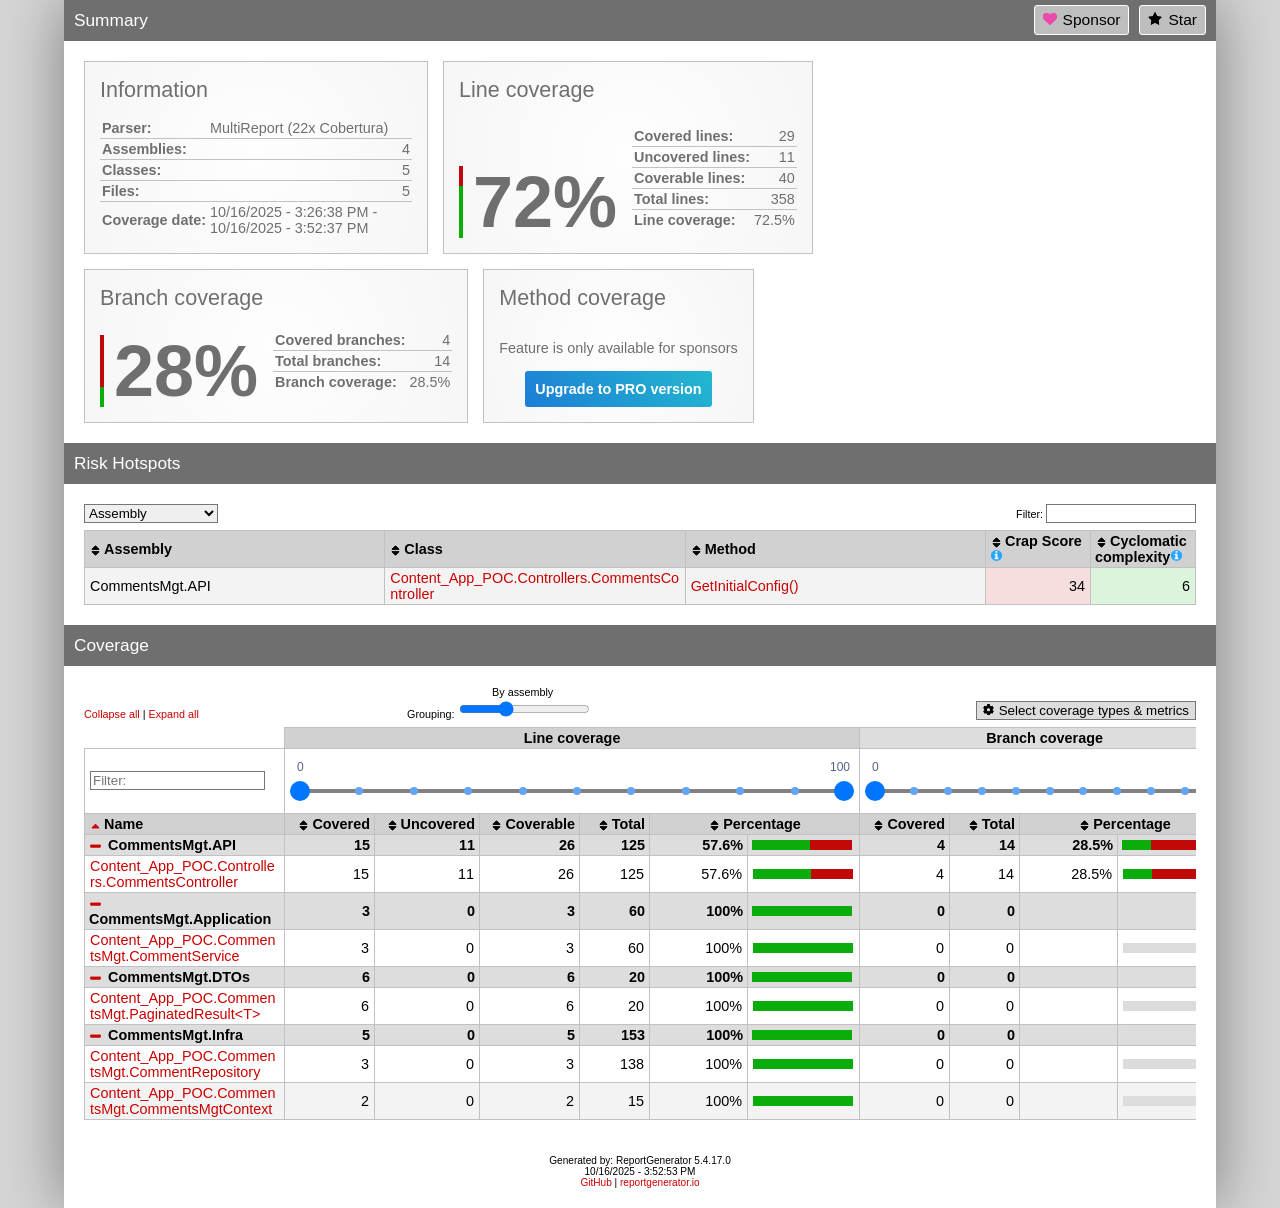
<file: CoverageReport/index.htm>
<!DOCTYPE html>
<html>
<head>
<meta charset="utf-8" />
<meta name="viewport" content="width=device-width, initial-scale=1.0" />
<meta http-equiv="X-UA-Compatible" content="IE=EDGE,chrome=1" />
<link href="[data-uri]" rel="icon" type="image/x-icon" />
<title>Summary - Coverage Report</title>
<link rel="stylesheet" type="text/css" href="report.css" />
</head><body><div class="container"><div class="containerleft">
<h1>Summary<a class="button" href="https://github.com/danielpalme/ReportGenerator" title="Star on GitHub"><i class="icon-star"></i>Star</a><a class="button" href="https://github.com/sponsors/danielpalme" title="Become a sponsor"><i class="icon-sponsor"></i>Sponsor</a></h1>
<div class="card-group">
<div class="card">
<div class="card-header">Information</div>
<div class="card-body">
<div class="table">
<table>
<tr>
<th>Parser:</th>
<td class="limit-width " title="MultiReport (22x Cobertura)">MultiReport (22x Cobertura)</td>
</tr>
<tr>
<th>Assemblies:</th>
<td class="limit-width right" title="4">4</td>
</tr>
<tr>
<th>Classes:</th>
<td class="limit-width right" title="5">5</td>
</tr>
<tr>
<th>Files:</th>
<td class="limit-width right" title="5">5</td>
</tr>
<tr>
<th>Coverage date:</th>
<td class="limit-width " title="10/16/2025 - 3:26:38 PM - 10/16/2025 - 3:52:37 PM">10/16/2025 - 3:26:38 PM - 10/16/2025 - 3:52:37 PM</td>
</tr>
</table>
</div>
</div>
</div>
<div class="card">
<div class="card-header">Line coverage</div>
<div class="card-body">
<div class="large cardpercentagebar cardpercentagebar28">72%</div>
<div class="table">
<table>
<tr>
<th>Covered lines:</th>
<td class="limit-width right" title="29">29</td>
</tr>
<tr>
<th>Uncovered lines:</th>
<td class="limit-width right" title="11">11</td>
</tr>
<tr>
<th>Coverable lines:</th>
<td class="limit-width right" title="40">40</td>
</tr>
<tr>
<th>Total lines:</th>
<td class="limit-width right" title="358">358</td>
</tr>
<tr>
<th>Line coverage:</th>
<td class="limit-width right" title="29 of 40">72.5%</td>
</tr>
</table>
</div>
</div>
</div>
<div class="card">
<div class="card-header">Branch coverage</div>
<div class="card-body">
<div class="large cardpercentagebar cardpercentagebar72">28%</div>
<div class="table">
<table>
<tr>
<th>Covered branches:</th>
<td class="limit-width right" title="4">4</td>
</tr>
<tr>
<th>Total branches:</th>
<td class="limit-width right" title="14">14</td>
</tr>
<tr>
<th>Branch coverage:</th>
<td class="limit-width right" title="4 of 14">28.5%</td>
</tr>
</table>
</div>
</div>
</div>
<div class="card">
<div class="card-header">Method coverage</div>
<div class="card-body">
<div class="center">
<p>Feature is only available for sponsors</p>
<a class="pro-button" href="https://reportgenerator.io/pro" target="_blank">Upgrade to PRO version</a>
</div>
</div>
</div>
</div>
<h1>Risk Hotspots</h1>
<risk-hotspots>
<div class="table-responsive">
<table class="overview table-fixed stripped">
<colgroup>
<col class="column-min-200" />
<col class="column-min-200" />
<col class="column-min-200" />
<col class="column105" />
<col class="column105" />
</colgroup>
<thead><tr><th>Assembly</th>
<th>Class</th>
<th>Method</th>
<th>Crap Score <a href="https://googletesting.blogspot.de/2011/02/this-code-is-crap.html" target="_blank"><i class="icon-info-circled"></i></a></th>
<th>Cyclomatic complexity <a href="https://en.wikipedia.org/wiki/Cyclomatic_complexity" target="_blank"><i class="icon-info-circled"></i></a></th>
</tr></thead>
<tbody>
<tr>
<td>CommentsMgt.API</td>
<td><a href="CommentsMgt.API_CommentsController.html">Content_App_POC.Controllers.CommentsController</a></td>
<td title="GetInitialConfig()"><a href="CommentsMgt.API_CommentsController.html#file0_line93">GetInitialConfig()</a></td><td class="lightred right">34</td>
<td class="lightgreen right">6</td>
</tr>
</tbody>
</table>
</div>
</risk-hotspots>
<h1>Coverage</h1>
<coverage-info>
<div class="table-responsive">
<table class="overview table-fixed stripped">
<colgroup>
<col class="column-min-200" />
<col class="column90" />
<col class="column105" />
<col class="column100" />
<col class="column70" />
<col class="column98" />
<col class="column112" />
<col class="column90" />
<col class="column70" />
<col class="column98" />
<col class="column112" />
</colgroup>
<thead>
<tr class="header"><th></th><th colspan="6" class="center">Line coverage</th><th colspan="4" class="center">Branch coverage</th></tr>
<tr><th>Name</th><th class="right">Covered</th><th class="right">Uncovered</th><th class="right">Coverable</th><th class="right">Total</th><th class="center" colspan="2">Percentage</th><th class="right">Covered</th><th class="right">Total</th><th class="center" colspan="2">Percentage</th></tr></thead>
<tbody>
<tr><th>CommentsMgt.API</th><th class="right">15</th><th class="right">11</th><th class="right">26</th><th class="right">125</th><th title="15/26" class="right">57.6%</th><th><table class="coverage"><tr><td class="green covered58">&nbsp;</td><td class="red covered42">&nbsp;</td></tr></table></th><th class="right">4</th><th class="right">14</th><th class="right" title="4/14">28.5%</th><th><table class="coverage"><tr><td class="green covered28">&nbsp;</td><td class="red covered72">&nbsp;</td></tr></table></th></tr>
<tr><td><a href="CommentsMgt.API_CommentsController.html">Content_App_POC.Controllers.CommentsController</a></td><td class="right">15</td><td class="right">11</td><td class="right">26</td><td class="right">125</td><td title="15/26" class="right">57.6%</td><td><table class="coverage"><tr><td class="green covered58">&nbsp;</td><td class="red covered42">&nbsp;</td></tr></table></td><td class="right">4</td><td class="right">14</td><td class="right" title="4/14">28.5%</td><td><table class="coverage"><tr><td class="green covered28">&nbsp;</td><td class="red covered72">&nbsp;</td></tr></table></td></tr>
<tr><th>CommentsMgt.Application</th><th class="right">3</th><th class="right">0</th><th class="right">3</th><th class="right">60</th><th title="3/3" class="right">100%</th><th><table class="coverage"><tr><td class="green covered100">&nbsp;</td></tr></table></th><th class="right">0</th><th class="right">0</th><th class="right" title="-"></th><th><table class="coverage"><tr><td class="gray covered100">&nbsp;</td></tr></table></th></tr>
<tr><td><a href="CommentsMgt.Application_CommentService.html">Content_App_POC.CommentsMgt.CommentService</a></td><td class="right">3</td><td class="right">0</td><td class="right">3</td><td class="right">60</td><td title="3/3" class="right">100%</td><td><table class="coverage"><tr><td class="green covered100">&nbsp;</td></tr></table></td><td class="right">0</td><td class="right">0</td><td class="right" title="-"></td><td><table class="coverage"><tr><td class="gray covered100">&nbsp;</td></tr></table></td></tr>
<tr><th>CommentsMgt.DTOs</th><th class="right">6</th><th class="right">0</th><th class="right">6</th><th class="right">20</th><th title="6/6" class="right">100%</th><th><table class="coverage"><tr><td class="green covered100">&nbsp;</td></tr></table></th><th class="right">0</th><th class="right">0</th><th class="right" title="-"></th><th><table class="coverage"><tr><td class="gray covered100">&nbsp;</td></tr></table></th></tr>
<tr><td><a href="CommentsMgt.DTOs_PaginatedResult_1.html">Content_App_POC.CommentsMgt.PaginatedResult&lt;T&gt;</a></td><td class="right">6</td><td class="right">0</td><td class="right">6</td><td class="right">20</td><td title="6/6" class="right">100%</td><td><table class="coverage"><tr><td class="green covered100">&nbsp;</td></tr></table></td><td class="right">0</td><td class="right">0</td><td class="right" title="-"></td><td><table class="coverage"><tr><td class="gray covered100">&nbsp;</td></tr></table></td></tr>
<tr><th>CommentsMgt.Infra</th><th class="right">5</th><th class="right">0</th><th class="right">5</th><th class="right">153</th><th title="5/5" class="right">100%</th><th><table class="coverage"><tr><td class="green covered100">&nbsp;</td></tr></table></th><th class="right">0</th><th class="right">0</th><th class="right" title="-"></th><th><table class="coverage"><tr><td class="gray covered100">&nbsp;</td></tr></table></th></tr>
<tr><td><a href="CommentsMgt.Infra_CommentRepository.html">Content_App_POC.CommentsMgt.CommentRepository</a></td><td class="right">3</td><td class="right">0</td><td class="right">3</td><td class="right">138</td><td title="3/3" class="right">100%</td><td><table class="coverage"><tr><td class="green covered100">&nbsp;</td></tr></table></td><td class="right">0</td><td class="right">0</td><td class="right" title="-"></td><td><table class="coverage"><tr><td class="gray covered100">&nbsp;</td></tr></table></td></tr>
<tr><td><a href="CommentsMgt.Infra_CommentsMgtContext.html">Content_App_POC.CommentsMgt.CommentsMgtContext</a></td><td class="right">2</td><td class="right">0</td><td class="right">2</td><td class="right">15</td><td title="2/2" class="right">100%</td><td><table class="coverage"><tr><td class="green covered100">&nbsp;</td></tr></table></td><td class="right">0</td><td class="right">0</td><td class="right" title="-"></td><td><table class="coverage"><tr><td class="gray covered100">&nbsp;</td></tr></table></td></tr>
</tbody>
</table>
</div>
</coverage-info>
<div class="footer">Generated by: ReportGenerator 5.4.17.0<br />10/16/2025 - 3:52:53 PM<br /><a href="https://github.com/danielpalme/ReportGenerator">GitHub</a> | <a href="https://reportgenerator.io">reportgenerator.io</a></div></div></div>
<script type="text/javascript">
/* <![CDATA[ */
(function() {
    var url = window.location.href;
    var startOfQueryString = url.indexOf('?');
    var queryString = startOfQueryString > -1 ? url.substr(startOfQueryString) : '';

    if (startOfQueryString > -1) {
        var i = 0, href= null;
        var css = document.getElementsByTagName('link');

        for (i = 0; i < css.length; i++) {
            if (css[i].getAttribute('rel') !== 'stylesheet') {
            continue;
            }

            href = css[i].getAttribute('href');

            if (href) {
            css[i].setAttribute('href', href + queryString);
            }
        }

        var links = document.getElementsByTagName('a');

        for (i = 0; i < links.length; i++) {
            href = links[i].getAttribute('href');

            if (href
                && !href.startsWith('http://')
                && !href.startsWith('https://')
                && !href.startsWith('#')
                && href.indexOf('?') === -1) {
            links[i].setAttribute('href', href + queryString);
            }
        }
    }

    var newScript = document.createElement('script');
    newScript.src = 'main.js' + queryString;
    document.getElementsByTagName('body')[0].appendChild(newScript);
})();
/* ]]> */ 
</script></body></html>
</file>
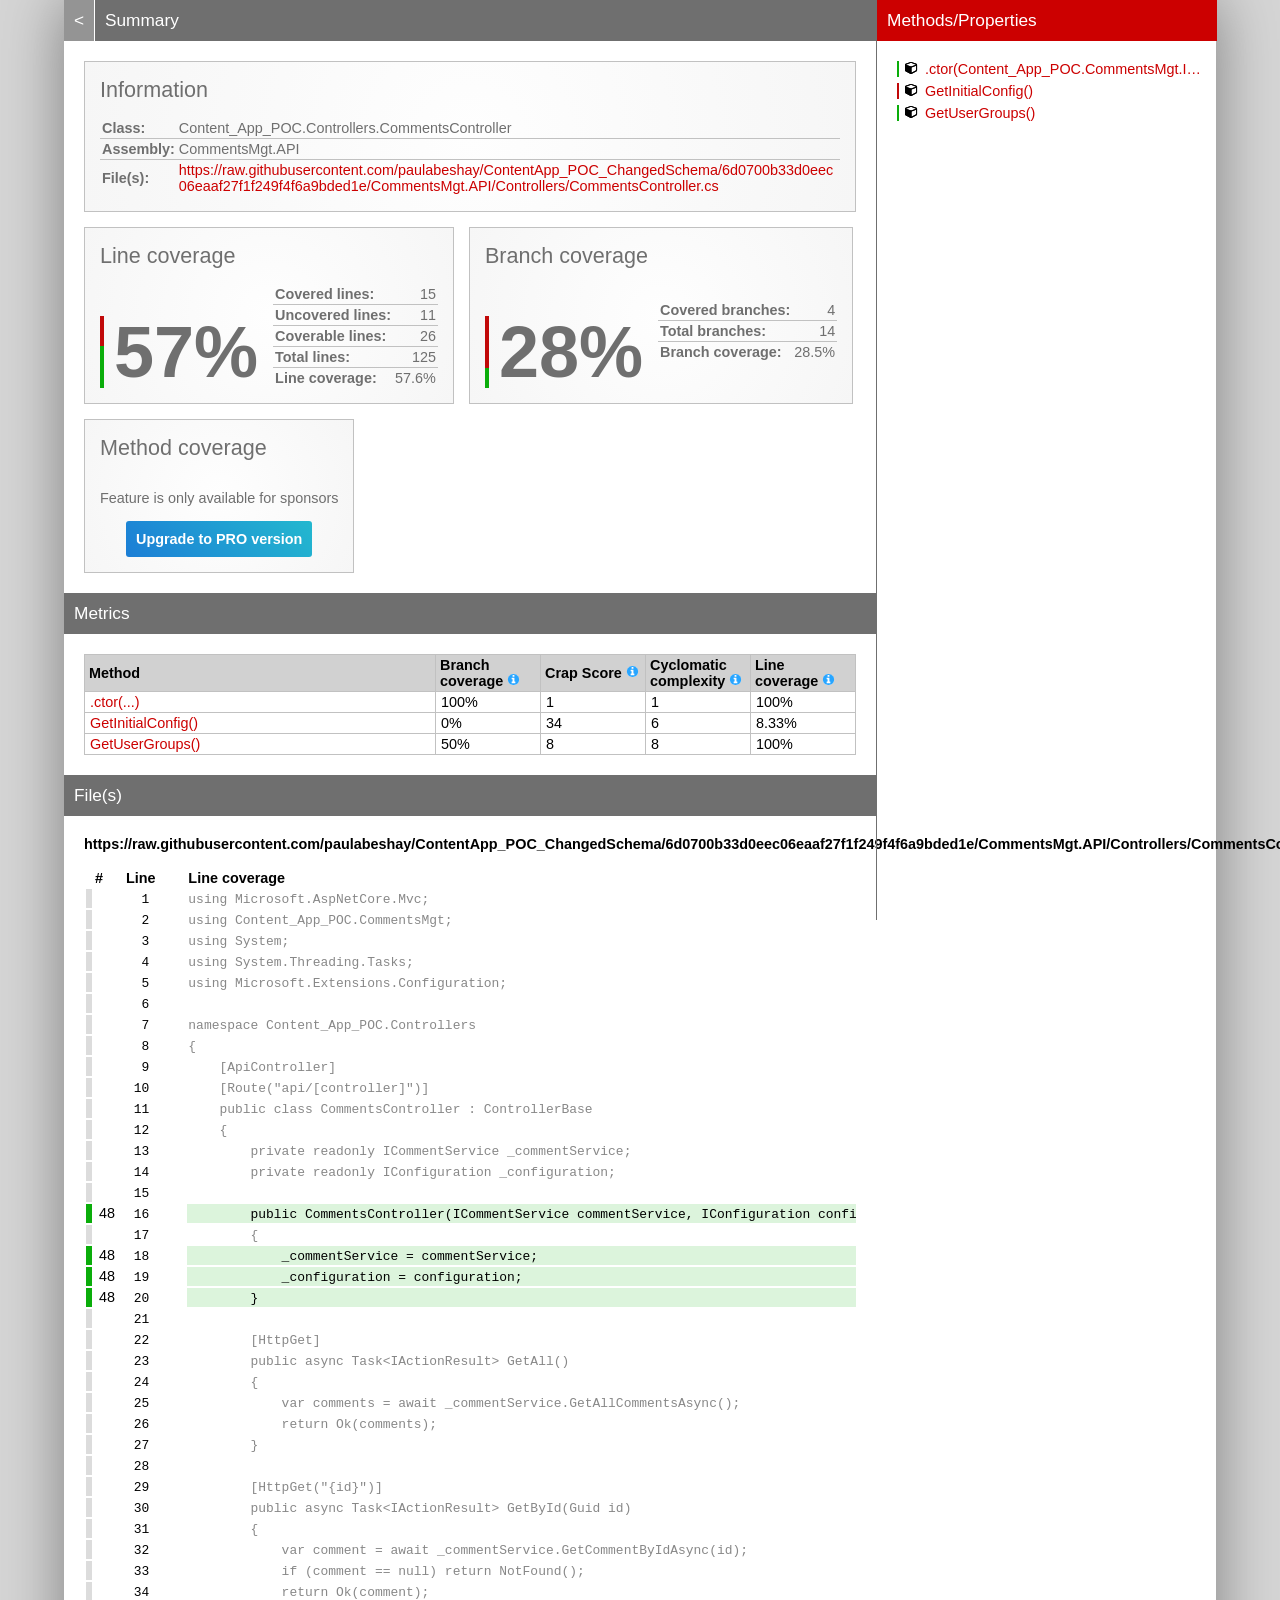
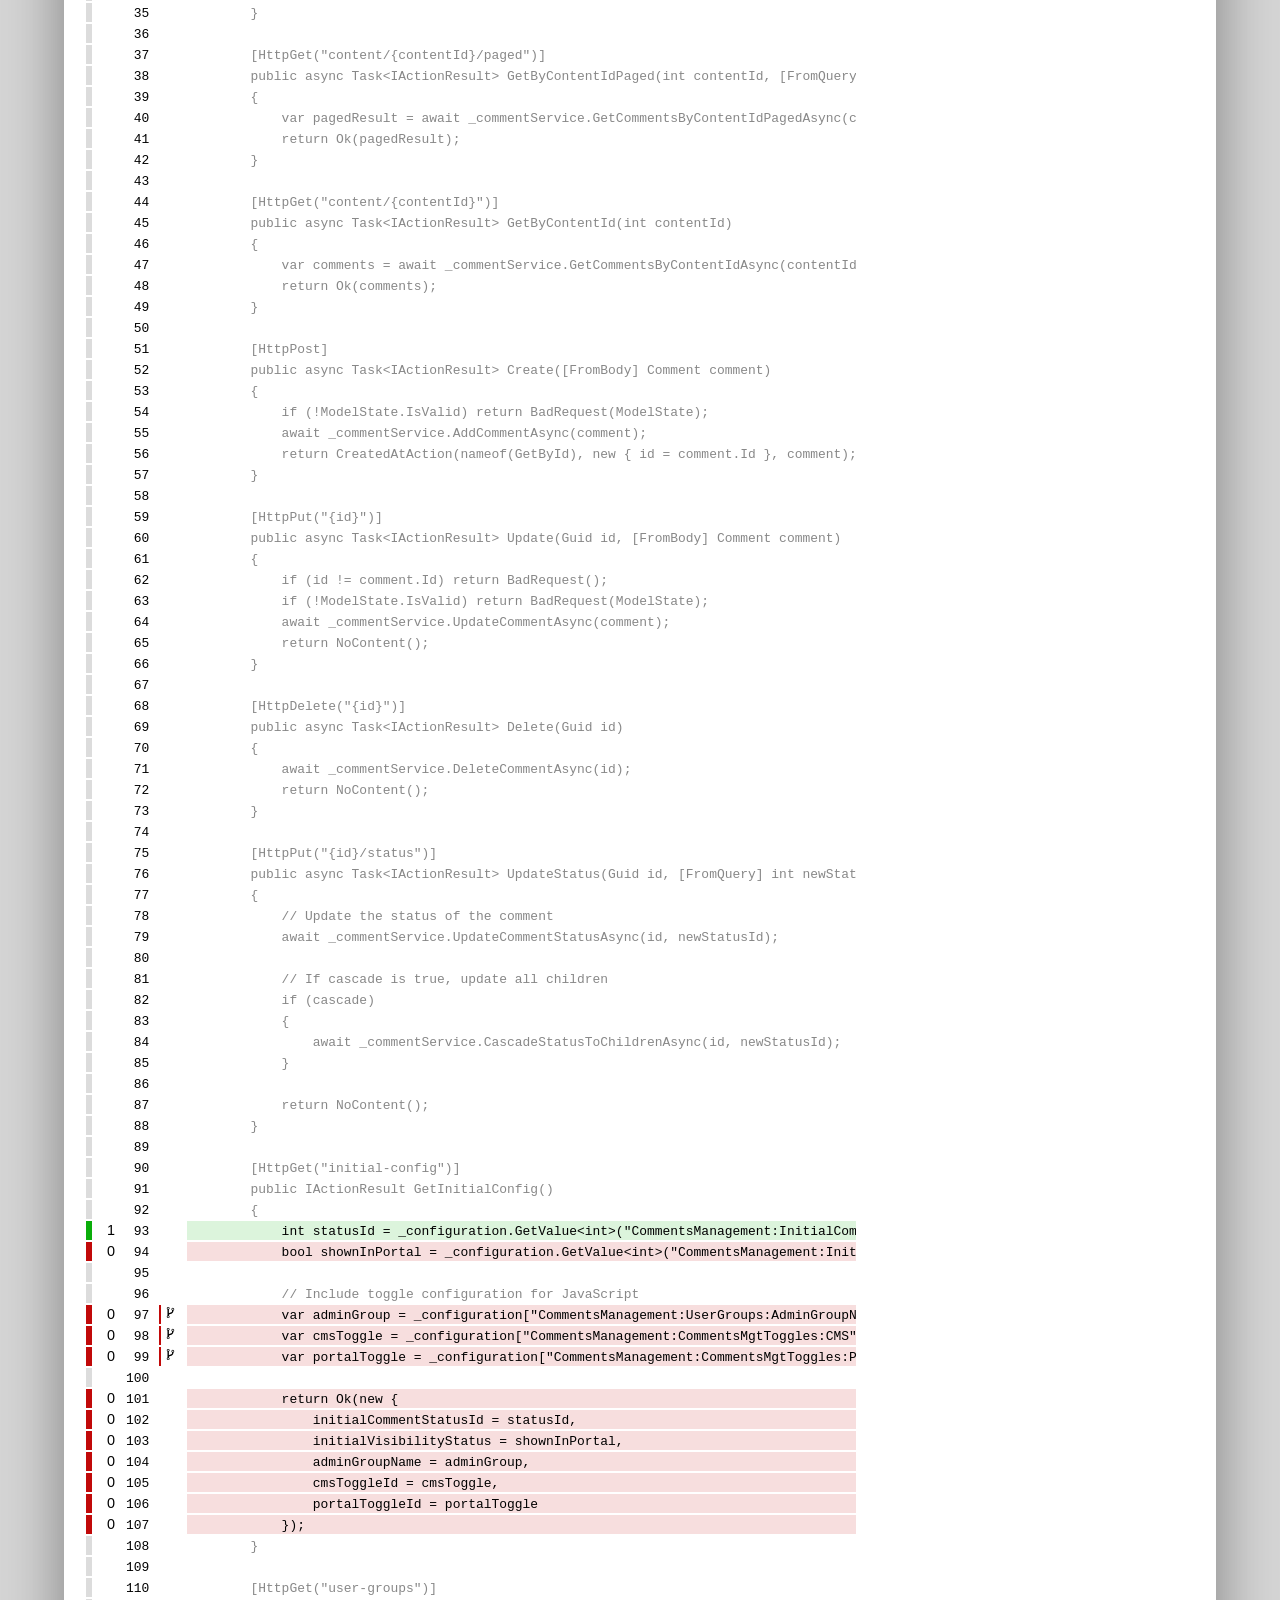
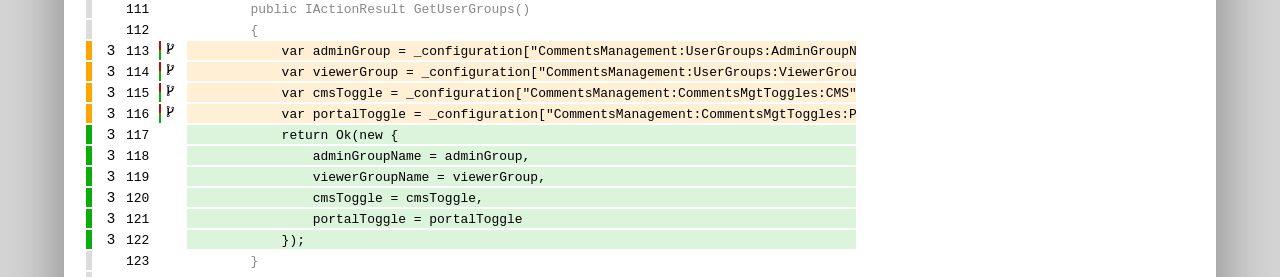
<file: CoverageReport/CommentsMgt.API_CommentsController.html>
<!DOCTYPE html>
<html>
<head>
<meta charset="utf-8" />
<meta name="viewport" content="width=device-width, initial-scale=1.0" />
<meta http-equiv="X-UA-Compatible" content="IE=EDGE,chrome=1" />
<link href="[data-uri]" rel="icon" type="image/x-icon" />
<title>Content_App_POC.Controllers.CommentsController - Coverage Report</title>
<link rel="stylesheet" type="text/css" href="report.css" />
</head><body><div class="container"><div class="containerleft">
<h1><a href="index.html" class="back">&lt;</a> Summary</h1>
<div class="card-group">
<div class="card">
<div class="card-header">Information</div>
<div class="card-body">
<div class="table">
<table>
<tr>
<th>Class:</th>
<td class="limit-width " title="Content_App_POC.Controllers.CommentsController">Content_App_POC.Controllers.CommentsController</td>
</tr>
<tr>
<th>Assembly:</th>
<td class="limit-width " title="CommentsMgt.API">CommentsMgt.API</td>
</tr>
<tr>
<th>File(s):</th>
<td class="overflow-wrap"><a href="#httpsrawgithubusercontentcompaulabeshayContentApp_POC_ChangedSchema6d0700b33d0eec06eaaf27f1f249f4f6a9bded1eCommentsMgtAPIControllersCommentsControllercs" class="navigatetohash">https://raw.githubusercontent.com/paulabeshay/ContentApp_POC_ChangedSchema/6d0700b33d0eec06eaaf27f1f249f4f6a9bded1e/CommentsMgt.API/Controllers/CommentsController.cs</a></td>
</tr>
</table>
</div>
</div>
</div>
</div>
<div class="card-group">
<div class="card">
<div class="card-header">Line coverage</div>
<div class="card-body">
<div class="large cardpercentagebar cardpercentagebar42">57%</div>
<div class="table">
<table>
<tr>
<th>Covered lines:</th>
<td class="limit-width right" title="15">15</td>
</tr>
<tr>
<th>Uncovered lines:</th>
<td class="limit-width right" title="11">11</td>
</tr>
<tr>
<th>Coverable lines:</th>
<td class="limit-width right" title="26">26</td>
</tr>
<tr>
<th>Total lines:</th>
<td class="limit-width right" title="125">125</td>
</tr>
<tr>
<th>Line coverage:</th>
<td class="limit-width right" title="15 of 26">57.6%</td>
</tr>
</table>
</div>
</div>
</div>
<div class="card">
<div class="card-header">Branch coverage</div>
<div class="card-body">
<div class="large cardpercentagebar cardpercentagebar72">28%</div>
<div class="table">
<table>
<tr>
<th>Covered branches:</th>
<td class="limit-width right" title="4">4</td>
</tr>
<tr>
<th>Total branches:</th>
<td class="limit-width right" title="14">14</td>
</tr>
<tr>
<th>Branch coverage:</th>
<td class="limit-width right" title="4 of 14">28.5%</td>
</tr>
</table>
</div>
</div>
</div>
<div class="card">
<div class="card-header">Method coverage</div>
<div class="card-body">
<div class="center">
<p>Feature is only available for sponsors</p>
<a class="pro-button" href="https://reportgenerator.io/pro" target="_blank">Upgrade to PRO version</a>
</div>
</div>
</div>
</div>
<h1>Metrics</h1>
<div class="table-responsive">
<table class="overview table-fixed">
<colgroup>
<col class="column-min-200" />
<col class="column105" />
<col class="column105" />
<col class="column105" />
<col class="column105" />
</colgroup>
<thead><tr><th>Method</th><th>Branch coverage <a href="https://en.wikipedia.org/wiki/Code_coverage" target="_blank"><i class="icon-info-circled"></i></a></th><th>Crap Score <a href="https://googletesting.blogspot.de/2011/02/this-code-is-crap.html" target="_blank"><i class="icon-info-circled"></i></a></th><th>Cyclomatic complexity <a href="https://en.wikipedia.org/wiki/Cyclomatic_complexity" target="_blank"><i class="icon-info-circled"></i></a></th><th>Line coverage <a href="https://en.wikipedia.org/wiki/Code_coverage" target="_blank"><i class="icon-info-circled"></i></a></th></tr></thead>
<tbody>
<tr><td title=".ctor(Content_App_POC.CommentsMgt.ICommentService,Microsoft.Extensions.Configuration.IConfiguration)"><a href="#file0_line16" class="navigatetohash">.ctor(...)</a></td><td>100%</td><td>1</td><td>1</td><td>100%</td></tr>
<tr><td title="GetInitialConfig()"><a href="#file0_line93" class="navigatetohash">GetInitialConfig()</a></td><td>0%</td><td>34</td><td>6</td><td>8.33%</td></tr>
<tr><td title="GetUserGroups()"><a href="#file0_line113" class="navigatetohash">GetUserGroups()</a></td><td>50%</td><td>8</td><td>8</td><td>100%</td></tr>
</tbody>
</table>
</div>
<h1>File(s)</h1>
<h2 id="httpsrawgithubusercontentcompaulabeshayContentApp_POC_ChangedSchema6d0700b33d0eec06eaaf27f1f249f4f6a9bded1eCommentsMgtAPIControllersCommentsControllercs">https://raw.githubusercontent.com/paulabeshay/ContentApp_POC_ChangedSchema/6d0700b33d0eec06eaaf27f1f249f4f6a9bded1e/CommentsMgt.API/Controllers/CommentsController.cs</h2>
<div class="table-responsive">
<table class="lineAnalysis">
<thead><tr><th></th><th>#</th><th>Line</th><th></th><th>Line coverage</th></tr></thead>
<tbody>
<tr class="" title="Not coverable" data-coverage="{'AllTestMethods': {'VC': '', 'LVS': 'gray'}}"><td class="gray">&nbsp;</td><td class="leftmargin rightmargin right"></td><td class="rightmargin right"><a id="file0_line1"></a><code>1</code></td><td></td><td class="lightgray"><code>using&nbsp;Microsoft.AspNetCore.Mvc;</code></td></tr>
<tr class="" title="Not coverable" data-coverage="{'AllTestMethods': {'VC': '', 'LVS': 'gray'}}"><td class="gray">&nbsp;</td><td class="leftmargin rightmargin right"></td><td class="rightmargin right"><a id="file0_line2"></a><code>2</code></td><td></td><td class="lightgray"><code>using&nbsp;Content_App_POC.CommentsMgt;</code></td></tr>
<tr class="" title="Not coverable" data-coverage="{'AllTestMethods': {'VC': '', 'LVS': 'gray'}}"><td class="gray">&nbsp;</td><td class="leftmargin rightmargin right"></td><td class="rightmargin right"><a id="file0_line3"></a><code>3</code></td><td></td><td class="lightgray"><code>using&nbsp;System;</code></td></tr>
<tr class="" title="Not coverable" data-coverage="{'AllTestMethods': {'VC': '', 'LVS': 'gray'}}"><td class="gray">&nbsp;</td><td class="leftmargin rightmargin right"></td><td class="rightmargin right"><a id="file0_line4"></a><code>4</code></td><td></td><td class="lightgray"><code>using&nbsp;System.Threading.Tasks;</code></td></tr>
<tr class="" title="Not coverable" data-coverage="{'AllTestMethods': {'VC': '', 'LVS': 'gray'}}"><td class="gray">&nbsp;</td><td class="leftmargin rightmargin right"></td><td class="rightmargin right"><a id="file0_line5"></a><code>5</code></td><td></td><td class="lightgray"><code>using&nbsp;Microsoft.Extensions.Configuration;</code></td></tr>
<tr class="" title="Not coverable" data-coverage="{'AllTestMethods': {'VC': '', 'LVS': 'gray'}}"><td class="gray">&nbsp;</td><td class="leftmargin rightmargin right"></td><td class="rightmargin right"><a id="file0_line6"></a><code>6</code></td><td></td><td class="lightgray"><code></code></td></tr>
<tr class="" title="Not coverable" data-coverage="{'AllTestMethods': {'VC': '', 'LVS': 'gray'}}"><td class="gray">&nbsp;</td><td class="leftmargin rightmargin right"></td><td class="rightmargin right"><a id="file0_line7"></a><code>7</code></td><td></td><td class="lightgray"><code>namespace&nbsp;Content_App_POC.Controllers</code></td></tr>
<tr class="" title="Not coverable" data-coverage="{'AllTestMethods': {'VC': '', 'LVS': 'gray'}}"><td class="gray">&nbsp;</td><td class="leftmargin rightmargin right"></td><td class="rightmargin right"><a id="file0_line8"></a><code>8</code></td><td></td><td class="lightgray"><code>{</code></td></tr>
<tr class="" title="Not coverable" data-coverage="{'AllTestMethods': {'VC': '', 'LVS': 'gray'}}"><td class="gray">&nbsp;</td><td class="leftmargin rightmargin right"></td><td class="rightmargin right"><a id="file0_line9"></a><code>9</code></td><td></td><td class="lightgray"><code>&nbsp;&nbsp;&nbsp;&nbsp;[ApiController]</code></td></tr>
<tr class="" title="Not coverable" data-coverage="{'AllTestMethods': {'VC': '', 'LVS': 'gray'}}"><td class="gray">&nbsp;</td><td class="leftmargin rightmargin right"></td><td class="rightmargin right"><a id="file0_line10"></a><code>10</code></td><td></td><td class="lightgray"><code>&nbsp;&nbsp;&nbsp;&nbsp;[Route(&quot;api/[controller]&quot;)]</code></td></tr>
<tr class="" title="Not coverable" data-coverage="{'AllTestMethods': {'VC': '', 'LVS': 'gray'}}"><td class="gray">&nbsp;</td><td class="leftmargin rightmargin right"></td><td class="rightmargin right"><a id="file0_line11"></a><code>11</code></td><td></td><td class="lightgray"><code>&nbsp;&nbsp;&nbsp;&nbsp;public&nbsp;class&nbsp;CommentsController&nbsp;:&nbsp;ControllerBase</code></td></tr>
<tr class="" title="Not coverable" data-coverage="{'AllTestMethods': {'VC': '', 'LVS': 'gray'}}"><td class="gray">&nbsp;</td><td class="leftmargin rightmargin right"></td><td class="rightmargin right"><a id="file0_line12"></a><code>12</code></td><td></td><td class="lightgray"><code>&nbsp;&nbsp;&nbsp;&nbsp;{</code></td></tr>
<tr class="" title="Not coverable" data-coverage="{'AllTestMethods': {'VC': '', 'LVS': 'gray'}}"><td class="gray">&nbsp;</td><td class="leftmargin rightmargin right"></td><td class="rightmargin right"><a id="file0_line13"></a><code>13</code></td><td></td><td class="lightgray"><code>&nbsp;&nbsp;&nbsp;&nbsp;&nbsp;&nbsp;&nbsp;&nbsp;private&nbsp;readonly&nbsp;ICommentService&nbsp;_commentService;</code></td></tr>
<tr class="" title="Not coverable" data-coverage="{'AllTestMethods': {'VC': '', 'LVS': 'gray'}}"><td class="gray">&nbsp;</td><td class="leftmargin rightmargin right"></td><td class="rightmargin right"><a id="file0_line14"></a><code>14</code></td><td></td><td class="lightgray"><code>&nbsp;&nbsp;&nbsp;&nbsp;&nbsp;&nbsp;&nbsp;&nbsp;private&nbsp;readonly&nbsp;IConfiguration&nbsp;_configuration;</code></td></tr>
<tr class="" title="Not coverable" data-coverage="{'AllTestMethods': {'VC': '', 'LVS': 'gray'}}"><td class="gray">&nbsp;</td><td class="leftmargin rightmargin right"></td><td class="rightmargin right"><a id="file0_line15"></a><code>15</code></td><td></td><td class="lightgray"><code></code></td></tr>
<tr class="coverableline" title="Covered (48 visits)" data-coverage="{'AllTestMethods': {'VC': '48', 'LVS': 'green'}}"><td class="green">&nbsp;</td><td class="leftmargin rightmargin right">48</td><td class="rightmargin right"><a id="file0_line16"></a><code>16</code></td><td></td><td class="lightgreen"><code>&nbsp;&nbsp;&nbsp;&nbsp;&nbsp;&nbsp;&nbsp;&nbsp;public&nbsp;CommentsController(ICommentService&nbsp;commentService,&nbsp;IConfiguration&nbsp;configuration)</code></td></tr>
<tr class="" title="Not coverable" data-coverage="{'AllTestMethods': {'VC': '', 'LVS': 'gray'}}"><td class="gray">&nbsp;</td><td class="leftmargin rightmargin right"></td><td class="rightmargin right"><a id="file0_line17"></a><code>17</code></td><td></td><td class="lightgray"><code>&nbsp;&nbsp;&nbsp;&nbsp;&nbsp;&nbsp;&nbsp;&nbsp;{</code></td></tr>
<tr class="coverableline" title="Covered (48 visits)" data-coverage="{'AllTestMethods': {'VC': '48', 'LVS': 'green'}}"><td class="green">&nbsp;</td><td class="leftmargin rightmargin right">48</td><td class="rightmargin right"><a id="file0_line18"></a><code>18</code></td><td></td><td class="lightgreen"><code>&nbsp;&nbsp;&nbsp;&nbsp;&nbsp;&nbsp;&nbsp;&nbsp;&nbsp;&nbsp;&nbsp;&nbsp;_commentService&nbsp;=&nbsp;commentService;</code></td></tr>
<tr class="coverableline" title="Covered (48 visits)" data-coverage="{'AllTestMethods': {'VC': '48', 'LVS': 'green'}}"><td class="green">&nbsp;</td><td class="leftmargin rightmargin right">48</td><td class="rightmargin right"><a id="file0_line19"></a><code>19</code></td><td></td><td class="lightgreen"><code>&nbsp;&nbsp;&nbsp;&nbsp;&nbsp;&nbsp;&nbsp;&nbsp;&nbsp;&nbsp;&nbsp;&nbsp;_configuration&nbsp;=&nbsp;configuration;</code></td></tr>
<tr class="coverableline" title="Covered (48 visits)" data-coverage="{'AllTestMethods': {'VC': '48', 'LVS': 'green'}}"><td class="green">&nbsp;</td><td class="leftmargin rightmargin right">48</td><td class="rightmargin right"><a id="file0_line20"></a><code>20</code></td><td></td><td class="lightgreen"><code>&nbsp;&nbsp;&nbsp;&nbsp;&nbsp;&nbsp;&nbsp;&nbsp;}</code></td></tr>
<tr class="" title="Not coverable" data-coverage="{'AllTestMethods': {'VC': '', 'LVS': 'gray'}}"><td class="gray">&nbsp;</td><td class="leftmargin rightmargin right"></td><td class="rightmargin right"><a id="file0_line21"></a><code>21</code></td><td></td><td class="lightgray"><code></code></td></tr>
<tr class="" title="Not coverable" data-coverage="{'AllTestMethods': {'VC': '', 'LVS': 'gray'}}"><td class="gray">&nbsp;</td><td class="leftmargin rightmargin right"></td><td class="rightmargin right"><a id="file0_line22"></a><code>22</code></td><td></td><td class="lightgray"><code>&nbsp;&nbsp;&nbsp;&nbsp;&nbsp;&nbsp;&nbsp;&nbsp;[HttpGet]</code></td></tr>
<tr class="" title="Not coverable" data-coverage="{'AllTestMethods': {'VC': '', 'LVS': 'gray'}}"><td class="gray">&nbsp;</td><td class="leftmargin rightmargin right"></td><td class="rightmargin right"><a id="file0_line23"></a><code>23</code></td><td></td><td class="lightgray"><code>&nbsp;&nbsp;&nbsp;&nbsp;&nbsp;&nbsp;&nbsp;&nbsp;public&nbsp;async&nbsp;Task&lt;IActionResult&gt;&nbsp;GetAll()</code></td></tr>
<tr class="" title="Not coverable" data-coverage="{'AllTestMethods': {'VC': '', 'LVS': 'gray'}}"><td class="gray">&nbsp;</td><td class="leftmargin rightmargin right"></td><td class="rightmargin right"><a id="file0_line24"></a><code>24</code></td><td></td><td class="lightgray"><code>&nbsp;&nbsp;&nbsp;&nbsp;&nbsp;&nbsp;&nbsp;&nbsp;{</code></td></tr>
<tr class="" title="Not coverable" data-coverage="{'AllTestMethods': {'VC': '', 'LVS': 'gray'}}"><td class="gray">&nbsp;</td><td class="leftmargin rightmargin right"></td><td class="rightmargin right"><a id="file0_line25"></a><code>25</code></td><td></td><td class="lightgray"><code>&nbsp;&nbsp;&nbsp;&nbsp;&nbsp;&nbsp;&nbsp;&nbsp;&nbsp;&nbsp;&nbsp;&nbsp;var&nbsp;comments&nbsp;=&nbsp;await&nbsp;_commentService.GetAllCommentsAsync();</code></td></tr>
<tr class="" title="Not coverable" data-coverage="{'AllTestMethods': {'VC': '', 'LVS': 'gray'}}"><td class="gray">&nbsp;</td><td class="leftmargin rightmargin right"></td><td class="rightmargin right"><a id="file0_line26"></a><code>26</code></td><td></td><td class="lightgray"><code>&nbsp;&nbsp;&nbsp;&nbsp;&nbsp;&nbsp;&nbsp;&nbsp;&nbsp;&nbsp;&nbsp;&nbsp;return&nbsp;Ok(comments);</code></td></tr>
<tr class="" title="Not coverable" data-coverage="{'AllTestMethods': {'VC': '', 'LVS': 'gray'}}"><td class="gray">&nbsp;</td><td class="leftmargin rightmargin right"></td><td class="rightmargin right"><a id="file0_line27"></a><code>27</code></td><td></td><td class="lightgray"><code>&nbsp;&nbsp;&nbsp;&nbsp;&nbsp;&nbsp;&nbsp;&nbsp;}</code></td></tr>
<tr class="" title="Not coverable" data-coverage="{'AllTestMethods': {'VC': '', 'LVS': 'gray'}}"><td class="gray">&nbsp;</td><td class="leftmargin rightmargin right"></td><td class="rightmargin right"><a id="file0_line28"></a><code>28</code></td><td></td><td class="lightgray"><code></code></td></tr>
<tr class="" title="Not coverable" data-coverage="{'AllTestMethods': {'VC': '', 'LVS': 'gray'}}"><td class="gray">&nbsp;</td><td class="leftmargin rightmargin right"></td><td class="rightmargin right"><a id="file0_line29"></a><code>29</code></td><td></td><td class="lightgray"><code>&nbsp;&nbsp;&nbsp;&nbsp;&nbsp;&nbsp;&nbsp;&nbsp;[HttpGet(&quot;{id}&quot;)]</code></td></tr>
<tr class="" title="Not coverable" data-coverage="{'AllTestMethods': {'VC': '', 'LVS': 'gray'}}"><td class="gray">&nbsp;</td><td class="leftmargin rightmargin right"></td><td class="rightmargin right"><a id="file0_line30"></a><code>30</code></td><td></td><td class="lightgray"><code>&nbsp;&nbsp;&nbsp;&nbsp;&nbsp;&nbsp;&nbsp;&nbsp;public&nbsp;async&nbsp;Task&lt;IActionResult&gt;&nbsp;GetById(Guid&nbsp;id)</code></td></tr>
<tr class="" title="Not coverable" data-coverage="{'AllTestMethods': {'VC': '', 'LVS': 'gray'}}"><td class="gray">&nbsp;</td><td class="leftmargin rightmargin right"></td><td class="rightmargin right"><a id="file0_line31"></a><code>31</code></td><td></td><td class="lightgray"><code>&nbsp;&nbsp;&nbsp;&nbsp;&nbsp;&nbsp;&nbsp;&nbsp;{</code></td></tr>
<tr class="" title="Not coverable" data-coverage="{'AllTestMethods': {'VC': '', 'LVS': 'gray'}}"><td class="gray">&nbsp;</td><td class="leftmargin rightmargin right"></td><td class="rightmargin right"><a id="file0_line32"></a><code>32</code></td><td></td><td class="lightgray"><code>&nbsp;&nbsp;&nbsp;&nbsp;&nbsp;&nbsp;&nbsp;&nbsp;&nbsp;&nbsp;&nbsp;&nbsp;var&nbsp;comment&nbsp;=&nbsp;await&nbsp;_commentService.GetCommentByIdAsync(id);</code></td></tr>
<tr class="" title="Not coverable" data-coverage="{'AllTestMethods': {'VC': '', 'LVS': 'gray'}}"><td class="gray">&nbsp;</td><td class="leftmargin rightmargin right"></td><td class="rightmargin right"><a id="file0_line33"></a><code>33</code></td><td></td><td class="lightgray"><code>&nbsp;&nbsp;&nbsp;&nbsp;&nbsp;&nbsp;&nbsp;&nbsp;&nbsp;&nbsp;&nbsp;&nbsp;if&nbsp;(comment&nbsp;==&nbsp;null)&nbsp;return&nbsp;NotFound();</code></td></tr>
<tr class="" title="Not coverable" data-coverage="{'AllTestMethods': {'VC': '', 'LVS': 'gray'}}"><td class="gray">&nbsp;</td><td class="leftmargin rightmargin right"></td><td class="rightmargin right"><a id="file0_line34"></a><code>34</code></td><td></td><td class="lightgray"><code>&nbsp;&nbsp;&nbsp;&nbsp;&nbsp;&nbsp;&nbsp;&nbsp;&nbsp;&nbsp;&nbsp;&nbsp;return&nbsp;Ok(comment);</code></td></tr>
<tr class="" title="Not coverable" data-coverage="{'AllTestMethods': {'VC': '', 'LVS': 'gray'}}"><td class="gray">&nbsp;</td><td class="leftmargin rightmargin right"></td><td class="rightmargin right"><a id="file0_line35"></a><code>35</code></td><td></td><td class="lightgray"><code>&nbsp;&nbsp;&nbsp;&nbsp;&nbsp;&nbsp;&nbsp;&nbsp;}</code></td></tr>
<tr class="" title="Not coverable" data-coverage="{'AllTestMethods': {'VC': '', 'LVS': 'gray'}}"><td class="gray">&nbsp;</td><td class="leftmargin rightmargin right"></td><td class="rightmargin right"><a id="file0_line36"></a><code>36</code></td><td></td><td class="lightgray"><code></code></td></tr>
<tr class="" title="Not coverable" data-coverage="{'AllTestMethods': {'VC': '', 'LVS': 'gray'}}"><td class="gray">&nbsp;</td><td class="leftmargin rightmargin right"></td><td class="rightmargin right"><a id="file0_line37"></a><code>37</code></td><td></td><td class="lightgray"><code>&nbsp;&nbsp;&nbsp;&nbsp;&nbsp;&nbsp;&nbsp;&nbsp;[HttpGet(&quot;content/{contentId}/paged&quot;)]</code></td></tr>
<tr class="" title="Not coverable" data-coverage="{'AllTestMethods': {'VC': '', 'LVS': 'gray'}}"><td class="gray">&nbsp;</td><td class="leftmargin rightmargin right"></td><td class="rightmargin right"><a id="file0_line38"></a><code>38</code></td><td></td><td class="lightgray"><code>&nbsp;&nbsp;&nbsp;&nbsp;&nbsp;&nbsp;&nbsp;&nbsp;public&nbsp;async&nbsp;Task&lt;IActionResult&gt;&nbsp;GetByContentIdPaged(int&nbsp;contentId,&nbsp;[FromQuery]&nbsp;int&nbsp;page&nbsp;=&nbsp;1,&nbsp;[FromQuery]&nbsp;int&nbsp;pa</code></td></tr>
<tr class="" title="Not coverable" data-coverage="{'AllTestMethods': {'VC': '', 'LVS': 'gray'}}"><td class="gray">&nbsp;</td><td class="leftmargin rightmargin right"></td><td class="rightmargin right"><a id="file0_line39"></a><code>39</code></td><td></td><td class="lightgray"><code>&nbsp;&nbsp;&nbsp;&nbsp;&nbsp;&nbsp;&nbsp;&nbsp;{</code></td></tr>
<tr class="" title="Not coverable" data-coverage="{'AllTestMethods': {'VC': '', 'LVS': 'gray'}}"><td class="gray">&nbsp;</td><td class="leftmargin rightmargin right"></td><td class="rightmargin right"><a id="file0_line40"></a><code>40</code></td><td></td><td class="lightgray"><code>&nbsp;&nbsp;&nbsp;&nbsp;&nbsp;&nbsp;&nbsp;&nbsp;&nbsp;&nbsp;&nbsp;&nbsp;var&nbsp;pagedResult&nbsp;=&nbsp;await&nbsp;_commentService.GetCommentsByContentIdPagedAsync(contentId,&nbsp;page,&nbsp;pageSize);</code></td></tr>
<tr class="" title="Not coverable" data-coverage="{'AllTestMethods': {'VC': '', 'LVS': 'gray'}}"><td class="gray">&nbsp;</td><td class="leftmargin rightmargin right"></td><td class="rightmargin right"><a id="file0_line41"></a><code>41</code></td><td></td><td class="lightgray"><code>&nbsp;&nbsp;&nbsp;&nbsp;&nbsp;&nbsp;&nbsp;&nbsp;&nbsp;&nbsp;&nbsp;&nbsp;return&nbsp;Ok(pagedResult);</code></td></tr>
<tr class="" title="Not coverable" data-coverage="{'AllTestMethods': {'VC': '', 'LVS': 'gray'}}"><td class="gray">&nbsp;</td><td class="leftmargin rightmargin right"></td><td class="rightmargin right"><a id="file0_line42"></a><code>42</code></td><td></td><td class="lightgray"><code>&nbsp;&nbsp;&nbsp;&nbsp;&nbsp;&nbsp;&nbsp;&nbsp;}</code></td></tr>
<tr class="" title="Not coverable" data-coverage="{'AllTestMethods': {'VC': '', 'LVS': 'gray'}}"><td class="gray">&nbsp;</td><td class="leftmargin rightmargin right"></td><td class="rightmargin right"><a id="file0_line43"></a><code>43</code></td><td></td><td class="lightgray"><code></code></td></tr>
<tr class="" title="Not coverable" data-coverage="{'AllTestMethods': {'VC': '', 'LVS': 'gray'}}"><td class="gray">&nbsp;</td><td class="leftmargin rightmargin right"></td><td class="rightmargin right"><a id="file0_line44"></a><code>44</code></td><td></td><td class="lightgray"><code>&nbsp;&nbsp;&nbsp;&nbsp;&nbsp;&nbsp;&nbsp;&nbsp;[HttpGet(&quot;content/{contentId}&quot;)]</code></td></tr>
<tr class="" title="Not coverable" data-coverage="{'AllTestMethods': {'VC': '', 'LVS': 'gray'}}"><td class="gray">&nbsp;</td><td class="leftmargin rightmargin right"></td><td class="rightmargin right"><a id="file0_line45"></a><code>45</code></td><td></td><td class="lightgray"><code>&nbsp;&nbsp;&nbsp;&nbsp;&nbsp;&nbsp;&nbsp;&nbsp;public&nbsp;async&nbsp;Task&lt;IActionResult&gt;&nbsp;GetByContentId(int&nbsp;contentId)</code></td></tr>
<tr class="" title="Not coverable" data-coverage="{'AllTestMethods': {'VC': '', 'LVS': 'gray'}}"><td class="gray">&nbsp;</td><td class="leftmargin rightmargin right"></td><td class="rightmargin right"><a id="file0_line46"></a><code>46</code></td><td></td><td class="lightgray"><code>&nbsp;&nbsp;&nbsp;&nbsp;&nbsp;&nbsp;&nbsp;&nbsp;{</code></td></tr>
<tr class="" title="Not coverable" data-coverage="{'AllTestMethods': {'VC': '', 'LVS': 'gray'}}"><td class="gray">&nbsp;</td><td class="leftmargin rightmargin right"></td><td class="rightmargin right"><a id="file0_line47"></a><code>47</code></td><td></td><td class="lightgray"><code>&nbsp;&nbsp;&nbsp;&nbsp;&nbsp;&nbsp;&nbsp;&nbsp;&nbsp;&nbsp;&nbsp;&nbsp;var&nbsp;comments&nbsp;=&nbsp;await&nbsp;_commentService.GetCommentsByContentIdAsync(contentId);</code></td></tr>
<tr class="" title="Not coverable" data-coverage="{'AllTestMethods': {'VC': '', 'LVS': 'gray'}}"><td class="gray">&nbsp;</td><td class="leftmargin rightmargin right"></td><td class="rightmargin right"><a id="file0_line48"></a><code>48</code></td><td></td><td class="lightgray"><code>&nbsp;&nbsp;&nbsp;&nbsp;&nbsp;&nbsp;&nbsp;&nbsp;&nbsp;&nbsp;&nbsp;&nbsp;return&nbsp;Ok(comments);</code></td></tr>
<tr class="" title="Not coverable" data-coverage="{'AllTestMethods': {'VC': '', 'LVS': 'gray'}}"><td class="gray">&nbsp;</td><td class="leftmargin rightmargin right"></td><td class="rightmargin right"><a id="file0_line49"></a><code>49</code></td><td></td><td class="lightgray"><code>&nbsp;&nbsp;&nbsp;&nbsp;&nbsp;&nbsp;&nbsp;&nbsp;}</code></td></tr>
<tr class="" title="Not coverable" data-coverage="{'AllTestMethods': {'VC': '', 'LVS': 'gray'}}"><td class="gray">&nbsp;</td><td class="leftmargin rightmargin right"></td><td class="rightmargin right"><a id="file0_line50"></a><code>50</code></td><td></td><td class="lightgray"><code></code></td></tr>
<tr class="" title="Not coverable" data-coverage="{'AllTestMethods': {'VC': '', 'LVS': 'gray'}}"><td class="gray">&nbsp;</td><td class="leftmargin rightmargin right"></td><td class="rightmargin right"><a id="file0_line51"></a><code>51</code></td><td></td><td class="lightgray"><code>&nbsp;&nbsp;&nbsp;&nbsp;&nbsp;&nbsp;&nbsp;&nbsp;[HttpPost]</code></td></tr>
<tr class="" title="Not coverable" data-coverage="{'AllTestMethods': {'VC': '', 'LVS': 'gray'}}"><td class="gray">&nbsp;</td><td class="leftmargin rightmargin right"></td><td class="rightmargin right"><a id="file0_line52"></a><code>52</code></td><td></td><td class="lightgray"><code>&nbsp;&nbsp;&nbsp;&nbsp;&nbsp;&nbsp;&nbsp;&nbsp;public&nbsp;async&nbsp;Task&lt;IActionResult&gt;&nbsp;Create([FromBody]&nbsp;Comment&nbsp;comment)</code></td></tr>
<tr class="" title="Not coverable" data-coverage="{'AllTestMethods': {'VC': '', 'LVS': 'gray'}}"><td class="gray">&nbsp;</td><td class="leftmargin rightmargin right"></td><td class="rightmargin right"><a id="file0_line53"></a><code>53</code></td><td></td><td class="lightgray"><code>&nbsp;&nbsp;&nbsp;&nbsp;&nbsp;&nbsp;&nbsp;&nbsp;{</code></td></tr>
<tr class="" title="Not coverable" data-coverage="{'AllTestMethods': {'VC': '', 'LVS': 'gray'}}"><td class="gray">&nbsp;</td><td class="leftmargin rightmargin right"></td><td class="rightmargin right"><a id="file0_line54"></a><code>54</code></td><td></td><td class="lightgray"><code>&nbsp;&nbsp;&nbsp;&nbsp;&nbsp;&nbsp;&nbsp;&nbsp;&nbsp;&nbsp;&nbsp;&nbsp;if&nbsp;(!ModelState.IsValid)&nbsp;return&nbsp;BadRequest(ModelState);</code></td></tr>
<tr class="" title="Not coverable" data-coverage="{'AllTestMethods': {'VC': '', 'LVS': 'gray'}}"><td class="gray">&nbsp;</td><td class="leftmargin rightmargin right"></td><td class="rightmargin right"><a id="file0_line55"></a><code>55</code></td><td></td><td class="lightgray"><code>&nbsp;&nbsp;&nbsp;&nbsp;&nbsp;&nbsp;&nbsp;&nbsp;&nbsp;&nbsp;&nbsp;&nbsp;await&nbsp;_commentService.AddCommentAsync(comment);</code></td></tr>
<tr class="" title="Not coverable" data-coverage="{'AllTestMethods': {'VC': '', 'LVS': 'gray'}}"><td class="gray">&nbsp;</td><td class="leftmargin rightmargin right"></td><td class="rightmargin right"><a id="file0_line56"></a><code>56</code></td><td></td><td class="lightgray"><code>&nbsp;&nbsp;&nbsp;&nbsp;&nbsp;&nbsp;&nbsp;&nbsp;&nbsp;&nbsp;&nbsp;&nbsp;return&nbsp;CreatedAtAction(nameof(GetById),&nbsp;new&nbsp;{&nbsp;id&nbsp;=&nbsp;comment.Id&nbsp;},&nbsp;comment);</code></td></tr>
<tr class="" title="Not coverable" data-coverage="{'AllTestMethods': {'VC': '', 'LVS': 'gray'}}"><td class="gray">&nbsp;</td><td class="leftmargin rightmargin right"></td><td class="rightmargin right"><a id="file0_line57"></a><code>57</code></td><td></td><td class="lightgray"><code>&nbsp;&nbsp;&nbsp;&nbsp;&nbsp;&nbsp;&nbsp;&nbsp;}</code></td></tr>
<tr class="" title="Not coverable" data-coverage="{'AllTestMethods': {'VC': '', 'LVS': 'gray'}}"><td class="gray">&nbsp;</td><td class="leftmargin rightmargin right"></td><td class="rightmargin right"><a id="file0_line58"></a><code>58</code></td><td></td><td class="lightgray"><code></code></td></tr>
<tr class="" title="Not coverable" data-coverage="{'AllTestMethods': {'VC': '', 'LVS': 'gray'}}"><td class="gray">&nbsp;</td><td class="leftmargin rightmargin right"></td><td class="rightmargin right"><a id="file0_line59"></a><code>59</code></td><td></td><td class="lightgray"><code>&nbsp;&nbsp;&nbsp;&nbsp;&nbsp;&nbsp;&nbsp;&nbsp;[HttpPut(&quot;{id}&quot;)]</code></td></tr>
<tr class="" title="Not coverable" data-coverage="{'AllTestMethods': {'VC': '', 'LVS': 'gray'}}"><td class="gray">&nbsp;</td><td class="leftmargin rightmargin right"></td><td class="rightmargin right"><a id="file0_line60"></a><code>60</code></td><td></td><td class="lightgray"><code>&nbsp;&nbsp;&nbsp;&nbsp;&nbsp;&nbsp;&nbsp;&nbsp;public&nbsp;async&nbsp;Task&lt;IActionResult&gt;&nbsp;Update(Guid&nbsp;id,&nbsp;[FromBody]&nbsp;Comment&nbsp;comment)</code></td></tr>
<tr class="" title="Not coverable" data-coverage="{'AllTestMethods': {'VC': '', 'LVS': 'gray'}}"><td class="gray">&nbsp;</td><td class="leftmargin rightmargin right"></td><td class="rightmargin right"><a id="file0_line61"></a><code>61</code></td><td></td><td class="lightgray"><code>&nbsp;&nbsp;&nbsp;&nbsp;&nbsp;&nbsp;&nbsp;&nbsp;{</code></td></tr>
<tr class="" title="Not coverable" data-coverage="{'AllTestMethods': {'VC': '', 'LVS': 'gray'}}"><td class="gray">&nbsp;</td><td class="leftmargin rightmargin right"></td><td class="rightmargin right"><a id="file0_line62"></a><code>62</code></td><td></td><td class="lightgray"><code>&nbsp;&nbsp;&nbsp;&nbsp;&nbsp;&nbsp;&nbsp;&nbsp;&nbsp;&nbsp;&nbsp;&nbsp;if&nbsp;(id&nbsp;!=&nbsp;comment.Id)&nbsp;return&nbsp;BadRequest();</code></td></tr>
<tr class="" title="Not coverable" data-coverage="{'AllTestMethods': {'VC': '', 'LVS': 'gray'}}"><td class="gray">&nbsp;</td><td class="leftmargin rightmargin right"></td><td class="rightmargin right"><a id="file0_line63"></a><code>63</code></td><td></td><td class="lightgray"><code>&nbsp;&nbsp;&nbsp;&nbsp;&nbsp;&nbsp;&nbsp;&nbsp;&nbsp;&nbsp;&nbsp;&nbsp;if&nbsp;(!ModelState.IsValid)&nbsp;return&nbsp;BadRequest(ModelState);</code></td></tr>
<tr class="" title="Not coverable" data-coverage="{'AllTestMethods': {'VC': '', 'LVS': 'gray'}}"><td class="gray">&nbsp;</td><td class="leftmargin rightmargin right"></td><td class="rightmargin right"><a id="file0_line64"></a><code>64</code></td><td></td><td class="lightgray"><code>&nbsp;&nbsp;&nbsp;&nbsp;&nbsp;&nbsp;&nbsp;&nbsp;&nbsp;&nbsp;&nbsp;&nbsp;await&nbsp;_commentService.UpdateCommentAsync(comment);</code></td></tr>
<tr class="" title="Not coverable" data-coverage="{'AllTestMethods': {'VC': '', 'LVS': 'gray'}}"><td class="gray">&nbsp;</td><td class="leftmargin rightmargin right"></td><td class="rightmargin right"><a id="file0_line65"></a><code>65</code></td><td></td><td class="lightgray"><code>&nbsp;&nbsp;&nbsp;&nbsp;&nbsp;&nbsp;&nbsp;&nbsp;&nbsp;&nbsp;&nbsp;&nbsp;return&nbsp;NoContent();</code></td></tr>
<tr class="" title="Not coverable" data-coverage="{'AllTestMethods': {'VC': '', 'LVS': 'gray'}}"><td class="gray">&nbsp;</td><td class="leftmargin rightmargin right"></td><td class="rightmargin right"><a id="file0_line66"></a><code>66</code></td><td></td><td class="lightgray"><code>&nbsp;&nbsp;&nbsp;&nbsp;&nbsp;&nbsp;&nbsp;&nbsp;}</code></td></tr>
<tr class="" title="Not coverable" data-coverage="{'AllTestMethods': {'VC': '', 'LVS': 'gray'}}"><td class="gray">&nbsp;</td><td class="leftmargin rightmargin right"></td><td class="rightmargin right"><a id="file0_line67"></a><code>67</code></td><td></td><td class="lightgray"><code></code></td></tr>
<tr class="" title="Not coverable" data-coverage="{'AllTestMethods': {'VC': '', 'LVS': 'gray'}}"><td class="gray">&nbsp;</td><td class="leftmargin rightmargin right"></td><td class="rightmargin right"><a id="file0_line68"></a><code>68</code></td><td></td><td class="lightgray"><code>&nbsp;&nbsp;&nbsp;&nbsp;&nbsp;&nbsp;&nbsp;&nbsp;[HttpDelete(&quot;{id}&quot;)]</code></td></tr>
<tr class="" title="Not coverable" data-coverage="{'AllTestMethods': {'VC': '', 'LVS': 'gray'}}"><td class="gray">&nbsp;</td><td class="leftmargin rightmargin right"></td><td class="rightmargin right"><a id="file0_line69"></a><code>69</code></td><td></td><td class="lightgray"><code>&nbsp;&nbsp;&nbsp;&nbsp;&nbsp;&nbsp;&nbsp;&nbsp;public&nbsp;async&nbsp;Task&lt;IActionResult&gt;&nbsp;Delete(Guid&nbsp;id)</code></td></tr>
<tr class="" title="Not coverable" data-coverage="{'AllTestMethods': {'VC': '', 'LVS': 'gray'}}"><td class="gray">&nbsp;</td><td class="leftmargin rightmargin right"></td><td class="rightmargin right"><a id="file0_line70"></a><code>70</code></td><td></td><td class="lightgray"><code>&nbsp;&nbsp;&nbsp;&nbsp;&nbsp;&nbsp;&nbsp;&nbsp;{</code></td></tr>
<tr class="" title="Not coverable" data-coverage="{'AllTestMethods': {'VC': '', 'LVS': 'gray'}}"><td class="gray">&nbsp;</td><td class="leftmargin rightmargin right"></td><td class="rightmargin right"><a id="file0_line71"></a><code>71</code></td><td></td><td class="lightgray"><code>&nbsp;&nbsp;&nbsp;&nbsp;&nbsp;&nbsp;&nbsp;&nbsp;&nbsp;&nbsp;&nbsp;&nbsp;await&nbsp;_commentService.DeleteCommentAsync(id);</code></td></tr>
<tr class="" title="Not coverable" data-coverage="{'AllTestMethods': {'VC': '', 'LVS': 'gray'}}"><td class="gray">&nbsp;</td><td class="leftmargin rightmargin right"></td><td class="rightmargin right"><a id="file0_line72"></a><code>72</code></td><td></td><td class="lightgray"><code>&nbsp;&nbsp;&nbsp;&nbsp;&nbsp;&nbsp;&nbsp;&nbsp;&nbsp;&nbsp;&nbsp;&nbsp;return&nbsp;NoContent();</code></td></tr>
<tr class="" title="Not coverable" data-coverage="{'AllTestMethods': {'VC': '', 'LVS': 'gray'}}"><td class="gray">&nbsp;</td><td class="leftmargin rightmargin right"></td><td class="rightmargin right"><a id="file0_line73"></a><code>73</code></td><td></td><td class="lightgray"><code>&nbsp;&nbsp;&nbsp;&nbsp;&nbsp;&nbsp;&nbsp;&nbsp;}</code></td></tr>
<tr class="" title="Not coverable" data-coverage="{'AllTestMethods': {'VC': '', 'LVS': 'gray'}}"><td class="gray">&nbsp;</td><td class="leftmargin rightmargin right"></td><td class="rightmargin right"><a id="file0_line74"></a><code>74</code></td><td></td><td class="lightgray"><code></code></td></tr>
<tr class="" title="Not coverable" data-coverage="{'AllTestMethods': {'VC': '', 'LVS': 'gray'}}"><td class="gray">&nbsp;</td><td class="leftmargin rightmargin right"></td><td class="rightmargin right"><a id="file0_line75"></a><code>75</code></td><td></td><td class="lightgray"><code>&nbsp;&nbsp;&nbsp;&nbsp;&nbsp;&nbsp;&nbsp;&nbsp;[HttpPut(&quot;{id}/status&quot;)]</code></td></tr>
<tr class="" title="Not coverable" data-coverage="{'AllTestMethods': {'VC': '', 'LVS': 'gray'}}"><td class="gray">&nbsp;</td><td class="leftmargin rightmargin right"></td><td class="rightmargin right"><a id="file0_line76"></a><code>76</code></td><td></td><td class="lightgray"><code>&nbsp;&nbsp;&nbsp;&nbsp;&nbsp;&nbsp;&nbsp;&nbsp;public&nbsp;async&nbsp;Task&lt;IActionResult&gt;&nbsp;UpdateStatus(Guid&nbsp;id,&nbsp;[FromQuery]&nbsp;int&nbsp;newStatusId,&nbsp;[FromQuery]&nbsp;bool&nbsp;cascade&nbsp;=&nbsp;f</code></td></tr>
<tr class="" title="Not coverable" data-coverage="{'AllTestMethods': {'VC': '', 'LVS': 'gray'}}"><td class="gray">&nbsp;</td><td class="leftmargin rightmargin right"></td><td class="rightmargin right"><a id="file0_line77"></a><code>77</code></td><td></td><td class="lightgray"><code>&nbsp;&nbsp;&nbsp;&nbsp;&nbsp;&nbsp;&nbsp;&nbsp;{</code></td></tr>
<tr class="" title="Not coverable" data-coverage="{'AllTestMethods': {'VC': '', 'LVS': 'gray'}}"><td class="gray">&nbsp;</td><td class="leftmargin rightmargin right"></td><td class="rightmargin right"><a id="file0_line78"></a><code>78</code></td><td></td><td class="lightgray"><code>&nbsp;&nbsp;&nbsp;&nbsp;&nbsp;&nbsp;&nbsp;&nbsp;&nbsp;&nbsp;&nbsp;&nbsp;//&nbsp;Update&nbsp;the&nbsp;status&nbsp;of&nbsp;the&nbsp;comment</code></td></tr>
<tr class="" title="Not coverable" data-coverage="{'AllTestMethods': {'VC': '', 'LVS': 'gray'}}"><td class="gray">&nbsp;</td><td class="leftmargin rightmargin right"></td><td class="rightmargin right"><a id="file0_line79"></a><code>79</code></td><td></td><td class="lightgray"><code>&nbsp;&nbsp;&nbsp;&nbsp;&nbsp;&nbsp;&nbsp;&nbsp;&nbsp;&nbsp;&nbsp;&nbsp;await&nbsp;_commentService.UpdateCommentStatusAsync(id,&nbsp;newStatusId);</code></td></tr>
<tr class="" title="Not coverable" data-coverage="{'AllTestMethods': {'VC': '', 'LVS': 'gray'}}"><td class="gray">&nbsp;</td><td class="leftmargin rightmargin right"></td><td class="rightmargin right"><a id="file0_line80"></a><code>80</code></td><td></td><td class="lightgray"><code></code></td></tr>
<tr class="" title="Not coverable" data-coverage="{'AllTestMethods': {'VC': '', 'LVS': 'gray'}}"><td class="gray">&nbsp;</td><td class="leftmargin rightmargin right"></td><td class="rightmargin right"><a id="file0_line81"></a><code>81</code></td><td></td><td class="lightgray"><code>&nbsp;&nbsp;&nbsp;&nbsp;&nbsp;&nbsp;&nbsp;&nbsp;&nbsp;&nbsp;&nbsp;&nbsp;//&nbsp;If&nbsp;cascade&nbsp;is&nbsp;true,&nbsp;update&nbsp;all&nbsp;children</code></td></tr>
<tr class="" title="Not coverable" data-coverage="{'AllTestMethods': {'VC': '', 'LVS': 'gray'}}"><td class="gray">&nbsp;</td><td class="leftmargin rightmargin right"></td><td class="rightmargin right"><a id="file0_line82"></a><code>82</code></td><td></td><td class="lightgray"><code>&nbsp;&nbsp;&nbsp;&nbsp;&nbsp;&nbsp;&nbsp;&nbsp;&nbsp;&nbsp;&nbsp;&nbsp;if&nbsp;(cascade)</code></td></tr>
<tr class="" title="Not coverable" data-coverage="{'AllTestMethods': {'VC': '', 'LVS': 'gray'}}"><td class="gray">&nbsp;</td><td class="leftmargin rightmargin right"></td><td class="rightmargin right"><a id="file0_line83"></a><code>83</code></td><td></td><td class="lightgray"><code>&nbsp;&nbsp;&nbsp;&nbsp;&nbsp;&nbsp;&nbsp;&nbsp;&nbsp;&nbsp;&nbsp;&nbsp;{</code></td></tr>
<tr class="" title="Not coverable" data-coverage="{'AllTestMethods': {'VC': '', 'LVS': 'gray'}}"><td class="gray">&nbsp;</td><td class="leftmargin rightmargin right"></td><td class="rightmargin right"><a id="file0_line84"></a><code>84</code></td><td></td><td class="lightgray"><code>&nbsp;&nbsp;&nbsp;&nbsp;&nbsp;&nbsp;&nbsp;&nbsp;&nbsp;&nbsp;&nbsp;&nbsp;&nbsp;&nbsp;&nbsp;&nbsp;await&nbsp;_commentService.CascadeStatusToChildrenAsync(id,&nbsp;newStatusId);</code></td></tr>
<tr class="" title="Not coverable" data-coverage="{'AllTestMethods': {'VC': '', 'LVS': 'gray'}}"><td class="gray">&nbsp;</td><td class="leftmargin rightmargin right"></td><td class="rightmargin right"><a id="file0_line85"></a><code>85</code></td><td></td><td class="lightgray"><code>&nbsp;&nbsp;&nbsp;&nbsp;&nbsp;&nbsp;&nbsp;&nbsp;&nbsp;&nbsp;&nbsp;&nbsp;}</code></td></tr>
<tr class="" title="Not coverable" data-coverage="{'AllTestMethods': {'VC': '', 'LVS': 'gray'}}"><td class="gray">&nbsp;</td><td class="leftmargin rightmargin right"></td><td class="rightmargin right"><a id="file0_line86"></a><code>86</code></td><td></td><td class="lightgray"><code></code></td></tr>
<tr class="" title="Not coverable" data-coverage="{'AllTestMethods': {'VC': '', 'LVS': 'gray'}}"><td class="gray">&nbsp;</td><td class="leftmargin rightmargin right"></td><td class="rightmargin right"><a id="file0_line87"></a><code>87</code></td><td></td><td class="lightgray"><code>&nbsp;&nbsp;&nbsp;&nbsp;&nbsp;&nbsp;&nbsp;&nbsp;&nbsp;&nbsp;&nbsp;&nbsp;return&nbsp;NoContent();</code></td></tr>
<tr class="" title="Not coverable" data-coverage="{'AllTestMethods': {'VC': '', 'LVS': 'gray'}}"><td class="gray">&nbsp;</td><td class="leftmargin rightmargin right"></td><td class="rightmargin right"><a id="file0_line88"></a><code>88</code></td><td></td><td class="lightgray"><code>&nbsp;&nbsp;&nbsp;&nbsp;&nbsp;&nbsp;&nbsp;&nbsp;}</code></td></tr>
<tr class="" title="Not coverable" data-coverage="{'AllTestMethods': {'VC': '', 'LVS': 'gray'}}"><td class="gray">&nbsp;</td><td class="leftmargin rightmargin right"></td><td class="rightmargin right"><a id="file0_line89"></a><code>89</code></td><td></td><td class="lightgray"><code></code></td></tr>
<tr class="" title="Not coverable" data-coverage="{'AllTestMethods': {'VC': '', 'LVS': 'gray'}}"><td class="gray">&nbsp;</td><td class="leftmargin rightmargin right"></td><td class="rightmargin right"><a id="file0_line90"></a><code>90</code></td><td></td><td class="lightgray"><code>&nbsp;&nbsp;&nbsp;&nbsp;&nbsp;&nbsp;&nbsp;&nbsp;[HttpGet(&quot;initial-config&quot;)]</code></td></tr>
<tr class="" title="Not coverable" data-coverage="{'AllTestMethods': {'VC': '', 'LVS': 'gray'}}"><td class="gray">&nbsp;</td><td class="leftmargin rightmargin right"></td><td class="rightmargin right"><a id="file0_line91"></a><code>91</code></td><td></td><td class="lightgray"><code>&nbsp;&nbsp;&nbsp;&nbsp;&nbsp;&nbsp;&nbsp;&nbsp;public&nbsp;IActionResult&nbsp;GetInitialConfig()</code></td></tr>
<tr class="" title="Not coverable" data-coverage="{'AllTestMethods': {'VC': '', 'LVS': 'gray'}}"><td class="gray">&nbsp;</td><td class="leftmargin rightmargin right"></td><td class="rightmargin right"><a id="file0_line92"></a><code>92</code></td><td></td><td class="lightgray"><code>&nbsp;&nbsp;&nbsp;&nbsp;&nbsp;&nbsp;&nbsp;&nbsp;{</code></td></tr>
<tr class="coverableline" title="Covered (1 visits)" data-coverage="{'AllTestMethods': {'VC': '1', 'LVS': 'green'}}"><td class="green">&nbsp;</td><td class="leftmargin rightmargin right">1</td><td class="rightmargin right"><a id="file0_line93"></a><code>93</code></td><td></td><td class="lightgreen"><code>&nbsp;&nbsp;&nbsp;&nbsp;&nbsp;&nbsp;&nbsp;&nbsp;&nbsp;&nbsp;&nbsp;&nbsp;int&nbsp;statusId&nbsp;=&nbsp;_configuration.GetValue&lt;int&gt;(&quot;CommentsManagement:InitialCommentStatusId&quot;,&nbsp;1);</code></td></tr>
<tr class="coverableline" title="Not covered (0 visits)" data-coverage="{'AllTestMethods': {'VC': '0', 'LVS': 'red'}}"><td class="red">&nbsp;</td><td class="leftmargin rightmargin right">0</td><td class="rightmargin right"><a id="file0_line94"></a><code>94</code></td><td></td><td class="lightred"><code>&nbsp;&nbsp;&nbsp;&nbsp;&nbsp;&nbsp;&nbsp;&nbsp;&nbsp;&nbsp;&nbsp;&nbsp;bool&nbsp;shownInPortal&nbsp;=&nbsp;_configuration.GetValue&lt;int&gt;(&quot;CommentsManagement:InitialVisbilityStatus&quot;,&nbsp;1)&nbsp;==&nbsp;1;</code></td></tr>
<tr class="" title="Not coverable" data-coverage="{'AllTestMethods': {'VC': '', 'LVS': 'gray'}}"><td class="gray">&nbsp;</td><td class="leftmargin rightmargin right"></td><td class="rightmargin right"><a id="file0_line95"></a><code>95</code></td><td></td><td class="lightgray"><code></code></td></tr>
<tr class="" title="Not coverable" data-coverage="{'AllTestMethods': {'VC': '', 'LVS': 'gray'}}"><td class="gray">&nbsp;</td><td class="leftmargin rightmargin right"></td><td class="rightmargin right"><a id="file0_line96"></a><code>96</code></td><td></td><td class="lightgray"><code>&nbsp;&nbsp;&nbsp;&nbsp;&nbsp;&nbsp;&nbsp;&nbsp;&nbsp;&nbsp;&nbsp;&nbsp;//&nbsp;Include&nbsp;toggle&nbsp;configuration&nbsp;for&nbsp;JavaScript</code></td></tr>
<tr class="coverableline" title="Not covered (0 visits, 0 of 2 branches are covered)" data-coverage="{'AllTestMethods': {'VC': '0', 'LVS': 'red'}}"><td class="red">&nbsp;</td><td class="leftmargin rightmargin right">0</td><td class="rightmargin right"><a id="file0_line97"></a><code>97</code></td><td class="percentagebar percentagebar0"><i class="icon-fork"></i></td><td class="lightred"><code>&nbsp;&nbsp;&nbsp;&nbsp;&nbsp;&nbsp;&nbsp;&nbsp;&nbsp;&nbsp;&nbsp;&nbsp;var&nbsp;adminGroup&nbsp;=&nbsp;_configuration[&quot;CommentsManagement:UserGroups:AdminGroupName&quot;]&nbsp;??&nbsp;&quot;CommentsAdmin&quot;;</code></td></tr>
<tr class="coverableline" title="Not covered (0 visits, 0 of 2 branches are covered)" data-coverage="{'AllTestMethods': {'VC': '0', 'LVS': 'red'}}"><td class="red">&nbsp;</td><td class="leftmargin rightmargin right">0</td><td class="rightmargin right"><a id="file0_line98"></a><code>98</code></td><td class="percentagebar percentagebar0"><i class="icon-fork"></i></td><td class="lightred"><code>&nbsp;&nbsp;&nbsp;&nbsp;&nbsp;&nbsp;&nbsp;&nbsp;&nbsp;&nbsp;&nbsp;&nbsp;var&nbsp;cmsToggle&nbsp;=&nbsp;_configuration[&quot;CommentsManagement:CommentsMgtToggles:CMS&quot;]&nbsp;??&nbsp;&quot;cMSDisplay&quot;;</code></td></tr>
<tr class="coverableline" title="Not covered (0 visits, 0 of 2 branches are covered)" data-coverage="{'AllTestMethods': {'VC': '0', 'LVS': 'red'}}"><td class="red">&nbsp;</td><td class="leftmargin rightmargin right">0</td><td class="rightmargin right"><a id="file0_line99"></a><code>99</code></td><td class="percentagebar percentagebar0"><i class="icon-fork"></i></td><td class="lightred"><code>&nbsp;&nbsp;&nbsp;&nbsp;&nbsp;&nbsp;&nbsp;&nbsp;&nbsp;&nbsp;&nbsp;&nbsp;var&nbsp;portalToggle&nbsp;=&nbsp;_configuration[&quot;CommentsManagement:CommentsMgtToggles:Portal&quot;]&nbsp;??&nbsp;&quot;portalDisplay&quot;;</code></td></tr>
<tr class="" title="Not coverable" data-coverage="{'AllTestMethods': {'VC': '', 'LVS': 'gray'}}"><td class="gray">&nbsp;</td><td class="leftmargin rightmargin right"></td><td class="rightmargin right"><a id="file0_line100"></a><code>100</code></td><td></td><td class="lightgray"><code></code></td></tr>
<tr class="coverableline" title="Not covered (0 visits)" data-coverage="{'AllTestMethods': {'VC': '0', 'LVS': 'red'}}"><td class="red">&nbsp;</td><td class="leftmargin rightmargin right">0</td><td class="rightmargin right"><a id="file0_line101"></a><code>101</code></td><td></td><td class="lightred"><code>&nbsp;&nbsp;&nbsp;&nbsp;&nbsp;&nbsp;&nbsp;&nbsp;&nbsp;&nbsp;&nbsp;&nbsp;return&nbsp;Ok(new&nbsp;{</code></td></tr>
<tr class="coverableline" title="Not covered (0 visits)" data-coverage="{'AllTestMethods': {'VC': '0', 'LVS': 'red'}}"><td class="red">&nbsp;</td><td class="leftmargin rightmargin right">0</td><td class="rightmargin right"><a id="file0_line102"></a><code>102</code></td><td></td><td class="lightred"><code>&nbsp;&nbsp;&nbsp;&nbsp;&nbsp;&nbsp;&nbsp;&nbsp;&nbsp;&nbsp;&nbsp;&nbsp;&nbsp;&nbsp;&nbsp;&nbsp;initialCommentStatusId&nbsp;=&nbsp;statusId,</code></td></tr>
<tr class="coverableline" title="Not covered (0 visits)" data-coverage="{'AllTestMethods': {'VC': '0', 'LVS': 'red'}}"><td class="red">&nbsp;</td><td class="leftmargin rightmargin right">0</td><td class="rightmargin right"><a id="file0_line103"></a><code>103</code></td><td></td><td class="lightred"><code>&nbsp;&nbsp;&nbsp;&nbsp;&nbsp;&nbsp;&nbsp;&nbsp;&nbsp;&nbsp;&nbsp;&nbsp;&nbsp;&nbsp;&nbsp;&nbsp;initialVisibilityStatus&nbsp;=&nbsp;shownInPortal,</code></td></tr>
<tr class="coverableline" title="Not covered (0 visits)" data-coverage="{'AllTestMethods': {'VC': '0', 'LVS': 'red'}}"><td class="red">&nbsp;</td><td class="leftmargin rightmargin right">0</td><td class="rightmargin right"><a id="file0_line104"></a><code>104</code></td><td></td><td class="lightred"><code>&nbsp;&nbsp;&nbsp;&nbsp;&nbsp;&nbsp;&nbsp;&nbsp;&nbsp;&nbsp;&nbsp;&nbsp;&nbsp;&nbsp;&nbsp;&nbsp;adminGroupName&nbsp;=&nbsp;adminGroup,</code></td></tr>
<tr class="coverableline" title="Not covered (0 visits)" data-coverage="{'AllTestMethods': {'VC': '0', 'LVS': 'red'}}"><td class="red">&nbsp;</td><td class="leftmargin rightmargin right">0</td><td class="rightmargin right"><a id="file0_line105"></a><code>105</code></td><td></td><td class="lightred"><code>&nbsp;&nbsp;&nbsp;&nbsp;&nbsp;&nbsp;&nbsp;&nbsp;&nbsp;&nbsp;&nbsp;&nbsp;&nbsp;&nbsp;&nbsp;&nbsp;cmsToggleId&nbsp;=&nbsp;cmsToggle,</code></td></tr>
<tr class="coverableline" title="Not covered (0 visits)" data-coverage="{'AllTestMethods': {'VC': '0', 'LVS': 'red'}}"><td class="red">&nbsp;</td><td class="leftmargin rightmargin right">0</td><td class="rightmargin right"><a id="file0_line106"></a><code>106</code></td><td></td><td class="lightred"><code>&nbsp;&nbsp;&nbsp;&nbsp;&nbsp;&nbsp;&nbsp;&nbsp;&nbsp;&nbsp;&nbsp;&nbsp;&nbsp;&nbsp;&nbsp;&nbsp;portalToggleId&nbsp;=&nbsp;portalToggle</code></td></tr>
<tr class="coverableline" title="Not covered (0 visits)" data-coverage="{'AllTestMethods': {'VC': '0', 'LVS': 'red'}}"><td class="red">&nbsp;</td><td class="leftmargin rightmargin right">0</td><td class="rightmargin right"><a id="file0_line107"></a><code>107</code></td><td></td><td class="lightred"><code>&nbsp;&nbsp;&nbsp;&nbsp;&nbsp;&nbsp;&nbsp;&nbsp;&nbsp;&nbsp;&nbsp;&nbsp;});</code></td></tr>
<tr class="" title="Not coverable" data-coverage="{'AllTestMethods': {'VC': '', 'LVS': 'gray'}}"><td class="gray">&nbsp;</td><td class="leftmargin rightmargin right"></td><td class="rightmargin right"><a id="file0_line108"></a><code>108</code></td><td></td><td class="lightgray"><code>&nbsp;&nbsp;&nbsp;&nbsp;&nbsp;&nbsp;&nbsp;&nbsp;}</code></td></tr>
<tr class="" title="Not coverable" data-coverage="{'AllTestMethods': {'VC': '', 'LVS': 'gray'}}"><td class="gray">&nbsp;</td><td class="leftmargin rightmargin right"></td><td class="rightmargin right"><a id="file0_line109"></a><code>109</code></td><td></td><td class="lightgray"><code></code></td></tr>
<tr class="" title="Not coverable" data-coverage="{'AllTestMethods': {'VC': '', 'LVS': 'gray'}}"><td class="gray">&nbsp;</td><td class="leftmargin rightmargin right"></td><td class="rightmargin right"><a id="file0_line110"></a><code>110</code></td><td></td><td class="lightgray"><code>&nbsp;&nbsp;&nbsp;&nbsp;&nbsp;&nbsp;&nbsp;&nbsp;[HttpGet(&quot;user-groups&quot;)]</code></td></tr>
<tr class="" title="Not coverable" data-coverage="{'AllTestMethods': {'VC': '', 'LVS': 'gray'}}"><td class="gray">&nbsp;</td><td class="leftmargin rightmargin right"></td><td class="rightmargin right"><a id="file0_line111"></a><code>111</code></td><td></td><td class="lightgray"><code>&nbsp;&nbsp;&nbsp;&nbsp;&nbsp;&nbsp;&nbsp;&nbsp;public&nbsp;IActionResult&nbsp;GetUserGroups()</code></td></tr>
<tr class="" title="Not coverable" data-coverage="{'AllTestMethods': {'VC': '', 'LVS': 'gray'}}"><td class="gray">&nbsp;</td><td class="leftmargin rightmargin right"></td><td class="rightmargin right"><a id="file0_line112"></a><code>112</code></td><td></td><td class="lightgray"><code>&nbsp;&nbsp;&nbsp;&nbsp;&nbsp;&nbsp;&nbsp;&nbsp;{</code></td></tr>
<tr class="coverableline" title="Partially covered (3 visits, 1 of 2 branches are covered)" data-coverage="{'AllTestMethods': {'VC': '3', 'LVS': 'orange'}}"><td class="orange">&nbsp;</td><td class="leftmargin rightmargin right">3</td><td class="rightmargin right"><a id="file0_line113"></a><code>113</code></td><td class="percentagebar percentagebar50"><i class="icon-fork"></i></td><td class="lightorange"><code>&nbsp;&nbsp;&nbsp;&nbsp;&nbsp;&nbsp;&nbsp;&nbsp;&nbsp;&nbsp;&nbsp;&nbsp;var&nbsp;adminGroup&nbsp;=&nbsp;_configuration[&quot;CommentsManagement:UserGroups:AdminGroupName&quot;]&nbsp;??&nbsp;&quot;CommentsAdmin&quot;;</code></td></tr>
<tr class="coverableline" title="Partially covered (3 visits, 1 of 2 branches are covered)" data-coverage="{'AllTestMethods': {'VC': '3', 'LVS': 'orange'}}"><td class="orange">&nbsp;</td><td class="leftmargin rightmargin right">3</td><td class="rightmargin right"><a id="file0_line114"></a><code>114</code></td><td class="percentagebar percentagebar50"><i class="icon-fork"></i></td><td class="lightorange"><code>&nbsp;&nbsp;&nbsp;&nbsp;&nbsp;&nbsp;&nbsp;&nbsp;&nbsp;&nbsp;&nbsp;&nbsp;var&nbsp;viewerGroup&nbsp;=&nbsp;_configuration[&quot;CommentsManagement:UserGroups:ViewerGroupName&quot;]&nbsp;??&nbsp;&quot;CommentsViewer&quot;;</code></td></tr>
<tr class="coverableline" title="Partially covered (3 visits, 1 of 2 branches are covered)" data-coverage="{'AllTestMethods': {'VC': '3', 'LVS': 'orange'}}"><td class="orange">&nbsp;</td><td class="leftmargin rightmargin right">3</td><td class="rightmargin right"><a id="file0_line115"></a><code>115</code></td><td class="percentagebar percentagebar50"><i class="icon-fork"></i></td><td class="lightorange"><code>&nbsp;&nbsp;&nbsp;&nbsp;&nbsp;&nbsp;&nbsp;&nbsp;&nbsp;&nbsp;&nbsp;&nbsp;var&nbsp;cmsToggle&nbsp;=&nbsp;_configuration[&quot;CommentsManagement:CommentsMgtToggles:CMS&quot;]&nbsp;??&nbsp;&quot;cMSDisplay&quot;;</code></td></tr>
<tr class="coverableline" title="Partially covered (3 visits, 1 of 2 branches are covered)" data-coverage="{'AllTestMethods': {'VC': '3', 'LVS': 'orange'}}"><td class="orange">&nbsp;</td><td class="leftmargin rightmargin right">3</td><td class="rightmargin right"><a id="file0_line116"></a><code>116</code></td><td class="percentagebar percentagebar50"><i class="icon-fork"></i></td><td class="lightorange"><code>&nbsp;&nbsp;&nbsp;&nbsp;&nbsp;&nbsp;&nbsp;&nbsp;&nbsp;&nbsp;&nbsp;&nbsp;var&nbsp;portalToggle&nbsp;=&nbsp;_configuration[&quot;CommentsManagement:CommentsMgtToggles:Portal&quot;]&nbsp;??&nbsp;&quot;portalDisplay&quot;;</code></td></tr>
<tr class="coverableline" title="Covered (3 visits)" data-coverage="{'AllTestMethods': {'VC': '3', 'LVS': 'green'}}"><td class="green">&nbsp;</td><td class="leftmargin rightmargin right">3</td><td class="rightmargin right"><a id="file0_line117"></a><code>117</code></td><td></td><td class="lightgreen"><code>&nbsp;&nbsp;&nbsp;&nbsp;&nbsp;&nbsp;&nbsp;&nbsp;&nbsp;&nbsp;&nbsp;&nbsp;return&nbsp;Ok(new&nbsp;{</code></td></tr>
<tr class="coverableline" title="Covered (3 visits)" data-coverage="{'AllTestMethods': {'VC': '3', 'LVS': 'green'}}"><td class="green">&nbsp;</td><td class="leftmargin rightmargin right">3</td><td class="rightmargin right"><a id="file0_line118"></a><code>118</code></td><td></td><td class="lightgreen"><code>&nbsp;&nbsp;&nbsp;&nbsp;&nbsp;&nbsp;&nbsp;&nbsp;&nbsp;&nbsp;&nbsp;&nbsp;&nbsp;&nbsp;&nbsp;&nbsp;adminGroupName&nbsp;=&nbsp;adminGroup,</code></td></tr>
<tr class="coverableline" title="Covered (3 visits)" data-coverage="{'AllTestMethods': {'VC': '3', 'LVS': 'green'}}"><td class="green">&nbsp;</td><td class="leftmargin rightmargin right">3</td><td class="rightmargin right"><a id="file0_line119"></a><code>119</code></td><td></td><td class="lightgreen"><code>&nbsp;&nbsp;&nbsp;&nbsp;&nbsp;&nbsp;&nbsp;&nbsp;&nbsp;&nbsp;&nbsp;&nbsp;&nbsp;&nbsp;&nbsp;&nbsp;viewerGroupName&nbsp;=&nbsp;viewerGroup,</code></td></tr>
<tr class="coverableline" title="Covered (3 visits)" data-coverage="{'AllTestMethods': {'VC': '3', 'LVS': 'green'}}"><td class="green">&nbsp;</td><td class="leftmargin rightmargin right">3</td><td class="rightmargin right"><a id="file0_line120"></a><code>120</code></td><td></td><td class="lightgreen"><code>&nbsp;&nbsp;&nbsp;&nbsp;&nbsp;&nbsp;&nbsp;&nbsp;&nbsp;&nbsp;&nbsp;&nbsp;&nbsp;&nbsp;&nbsp;&nbsp;cmsToggle&nbsp;=&nbsp;cmsToggle,</code></td></tr>
<tr class="coverableline" title="Covered (3 visits)" data-coverage="{'AllTestMethods': {'VC': '3', 'LVS': 'green'}}"><td class="green">&nbsp;</td><td class="leftmargin rightmargin right">3</td><td class="rightmargin right"><a id="file0_line121"></a><code>121</code></td><td></td><td class="lightgreen"><code>&nbsp;&nbsp;&nbsp;&nbsp;&nbsp;&nbsp;&nbsp;&nbsp;&nbsp;&nbsp;&nbsp;&nbsp;&nbsp;&nbsp;&nbsp;&nbsp;portalToggle&nbsp;=&nbsp;portalToggle</code></td></tr>
<tr class="coverableline" title="Covered (3 visits)" data-coverage="{'AllTestMethods': {'VC': '3', 'LVS': 'green'}}"><td class="green">&nbsp;</td><td class="leftmargin rightmargin right">3</td><td class="rightmargin right"><a id="file0_line122"></a><code>122</code></td><td></td><td class="lightgreen"><code>&nbsp;&nbsp;&nbsp;&nbsp;&nbsp;&nbsp;&nbsp;&nbsp;&nbsp;&nbsp;&nbsp;&nbsp;});</code></td></tr>
<tr class="" title="Not coverable" data-coverage="{'AllTestMethods': {'VC': '', 'LVS': 'gray'}}"><td class="gray">&nbsp;</td><td class="leftmargin rightmargin right"></td><td class="rightmargin right"><a id="file0_line123"></a><code>123</code></td><td></td><td class="lightgray"><code>&nbsp;&nbsp;&nbsp;&nbsp;&nbsp;&nbsp;&nbsp;&nbsp;}</code></td></tr>
<tr class="" title="Not coverable" data-coverage="{'AllTestMethods': {'VC': '', 'LVS': 'gray'}}"><td class="gray">&nbsp;</td><td class="leftmargin rightmargin right"></td><td class="rightmargin right"><a id="file0_line124"></a><code>124</code></td><td></td><td class="lightgray"><code>&nbsp;&nbsp;&nbsp;&nbsp;}</code></td></tr>
<tr class="" title="Not coverable" data-coverage="{'AllTestMethods': {'VC': '', 'LVS': 'gray'}}"><td class="gray">&nbsp;</td><td class="leftmargin rightmargin right"></td><td class="rightmargin right"><a id="file0_line125"></a><code>125</code></td><td></td><td class="lightgray"><code>}</code></td></tr>
</tbody>
</table>
</div>
<div class="footer">Generated by: ReportGenerator 5.4.17.0<br />10/16/2025 - 3:52:53 PM<br /><a href="https://github.com/danielpalme/ReportGenerator">GitHub</a> | <a href="https://reportgenerator.io">reportgenerator.io</a></div></div>
<div class="containerright">
<div class="containerrightfixed">
<h1>Methods/Properties</h1>
<a href="#file0_line16" class="navigatetohash percentagebar percentagebar100" title="Line coverage: 100% - .ctor(Content_App_POC.CommentsMgt.ICommentService,Microsoft.Extensions.Configuration.IConfiguration)"><i class="icon-cube"></i>.ctor(Content_App_POC.CommentsMgt.ICommentService,Microsoft.Extensions.Configuration.IConfiguration)</a><br />
<a href="#file0_line93" class="navigatetohash percentagebar percentagebar0" title="Line coverage: 8.3% - GetInitialConfig()"><i class="icon-cube"></i>GetInitialConfig()</a><br />
<a href="#file0_line113" class="navigatetohash percentagebar percentagebar100" title="Line coverage: 100% - GetUserGroups()"><i class="icon-cube"></i>GetUserGroups()</a><br />
<br/></div>
</div></div>
<script type="text/javascript">
/* <![CDATA[ */
(function() {
    var url = window.location.href;
    var startOfQueryString = url.indexOf('?');
    var queryString = startOfQueryString > -1 ? url.substr(startOfQueryString) : '';

    if (startOfQueryString > -1) {
        var i = 0, href= null;
        var css = document.getElementsByTagName('link');

        for (i = 0; i < css.length; i++) {
            if (css[i].getAttribute('rel') !== 'stylesheet') {
            continue;
            }

            href = css[i].getAttribute('href');

            if (href) {
            css[i].setAttribute('href', href + queryString);
            }
        }

        var links = document.getElementsByTagName('a');

        for (i = 0; i < links.length; i++) {
            href = links[i].getAttribute('href');

            if (href
                && !href.startsWith('http://')
                && !href.startsWith('https://')
                && !href.startsWith('#')
                && href.indexOf('?') === -1) {
            links[i].setAttribute('href', href + queryString);
            }
        }
    }

    var newScript = document.createElement('script');
    newScript.src = 'class.js' + queryString;
    document.getElementsByTagName('body')[0].appendChild(newScript);
})();
/* ]]> */ 
</script></body></html>
</file>
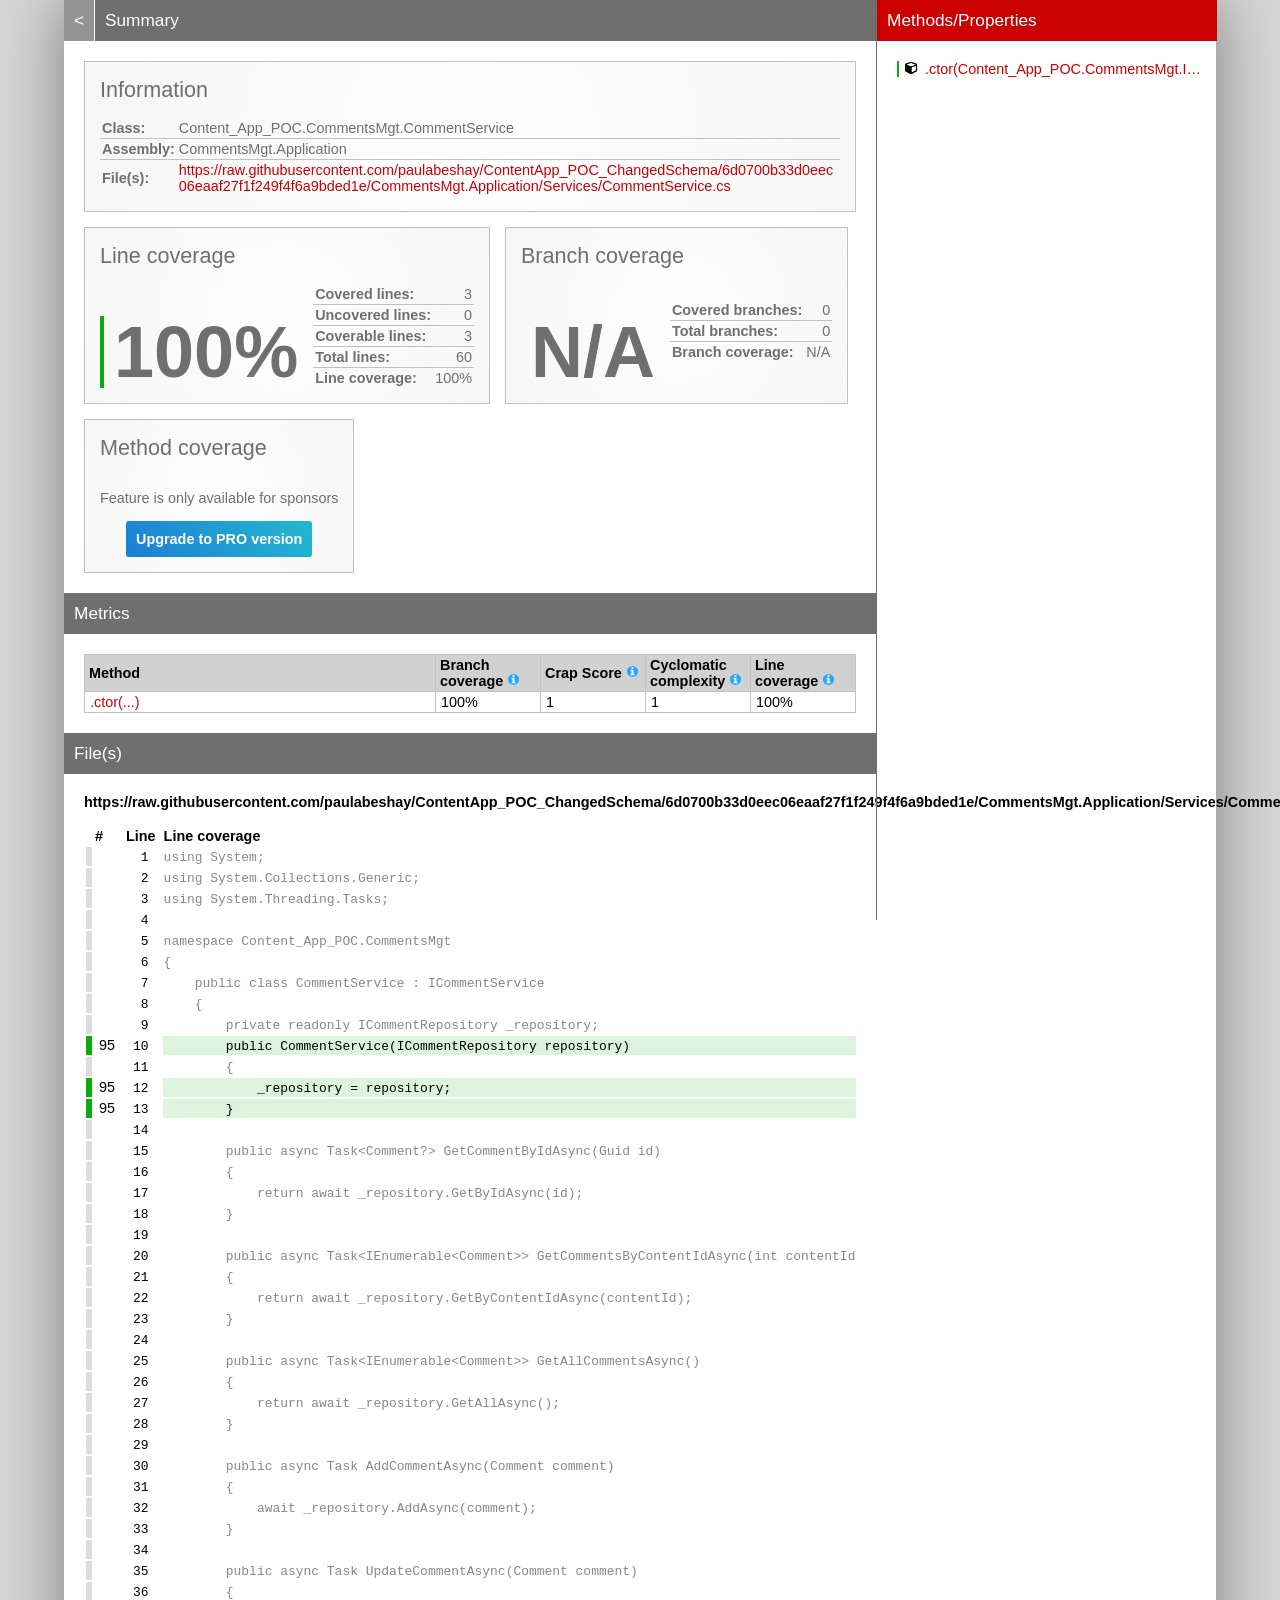
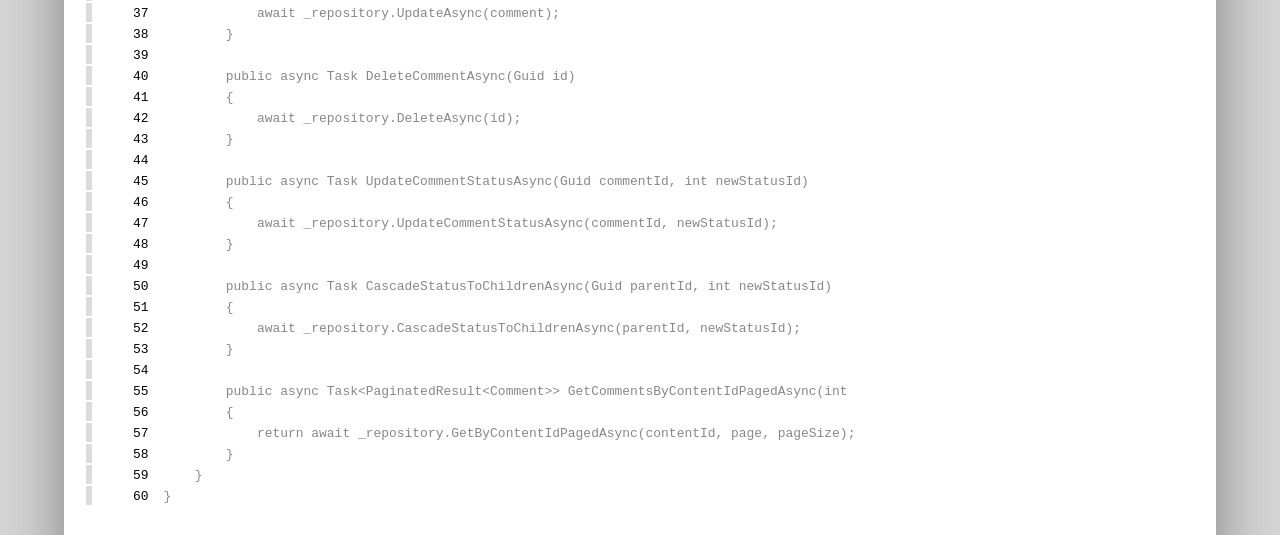
<file: CoverageReport/CommentsMgt.Application_CommentService.html>
<!DOCTYPE html>
<html>
<head>
<meta charset="utf-8" />
<meta name="viewport" content="width=device-width, initial-scale=1.0" />
<meta http-equiv="X-UA-Compatible" content="IE=EDGE,chrome=1" />
<link href="[data-uri]" rel="icon" type="image/x-icon" />
<title>Content_App_POC.CommentsMgt.CommentService - Coverage Report</title>
<link rel="stylesheet" type="text/css" href="report.css" />
</head><body><div class="container"><div class="containerleft">
<h1><a href="index.html" class="back">&lt;</a> Summary</h1>
<div class="card-group">
<div class="card">
<div class="card-header">Information</div>
<div class="card-body">
<div class="table">
<table>
<tr>
<th>Class:</th>
<td class="limit-width " title="Content_App_POC.CommentsMgt.CommentService">Content_App_POC.CommentsMgt.CommentService</td>
</tr>
<tr>
<th>Assembly:</th>
<td class="limit-width " title="CommentsMgt.Application">CommentsMgt.Application</td>
</tr>
<tr>
<th>File(s):</th>
<td class="overflow-wrap"><a href="#httpsrawgithubusercontentcompaulabeshayContentApp_POC_ChangedSchema6d0700b33d0eec06eaaf27f1f249f4f6a9bded1eCommentsMgtApplicationServicesCommentServicecs" class="navigatetohash">https://raw.githubusercontent.com/paulabeshay/ContentApp_POC_ChangedSchema/6d0700b33d0eec06eaaf27f1f249f4f6a9bded1e/CommentsMgt.Application/Services/CommentService.cs</a></td>
</tr>
</table>
</div>
</div>
</div>
</div>
<div class="card-group">
<div class="card">
<div class="card-header">Line coverage</div>
<div class="card-body">
<div class="large cardpercentagebar cardpercentagebar0">100%</div>
<div class="table">
<table>
<tr>
<th>Covered lines:</th>
<td class="limit-width right" title="3">3</td>
</tr>
<tr>
<th>Uncovered lines:</th>
<td class="limit-width right" title="0">0</td>
</tr>
<tr>
<th>Coverable lines:</th>
<td class="limit-width right" title="3">3</td>
</tr>
<tr>
<th>Total lines:</th>
<td class="limit-width right" title="60">60</td>
</tr>
<tr>
<th>Line coverage:</th>
<td class="limit-width right" title="3 of 3">100%</td>
</tr>
</table>
</div>
</div>
</div>
<div class="card">
<div class="card-header">Branch coverage</div>
<div class="card-body">
<div class="large">N/A</div>
<div class="table">
<table>
<tr>
<th>Covered branches:</th>
<td class="limit-width right" title="0">0</td>
</tr>
<tr>
<th>Total branches:</th>
<td class="limit-width right" title="0">0</td>
</tr>
<tr>
<th>Branch coverage:</th>
<td class="limit-width right" title="N/A">N/A</td>
</tr>
</table>
</div>
</div>
</div>
<div class="card">
<div class="card-header">Method coverage</div>
<div class="card-body">
<div class="center">
<p>Feature is only available for sponsors</p>
<a class="pro-button" href="https://reportgenerator.io/pro" target="_blank">Upgrade to PRO version</a>
</div>
</div>
</div>
</div>
<h1>Metrics</h1>
<div class="table-responsive">
<table class="overview table-fixed">
<colgroup>
<col class="column-min-200" />
<col class="column105" />
<col class="column105" />
<col class="column105" />
<col class="column105" />
</colgroup>
<thead><tr><th>Method</th><th>Branch coverage <a href="https://en.wikipedia.org/wiki/Code_coverage" target="_blank"><i class="icon-info-circled"></i></a></th><th>Crap Score <a href="https://googletesting.blogspot.de/2011/02/this-code-is-crap.html" target="_blank"><i class="icon-info-circled"></i></a></th><th>Cyclomatic complexity <a href="https://en.wikipedia.org/wiki/Cyclomatic_complexity" target="_blank"><i class="icon-info-circled"></i></a></th><th>Line coverage <a href="https://en.wikipedia.org/wiki/Code_coverage" target="_blank"><i class="icon-info-circled"></i></a></th></tr></thead>
<tbody>
<tr><td title=".ctor(Content_App_POC.CommentsMgt.ICommentRepository)"><a href="#file0_line10" class="navigatetohash">.ctor(...)</a></td><td>100%</td><td>1</td><td>1</td><td>100%</td></tr>
</tbody>
</table>
</div>
<h1>File(s)</h1>
<h2 id="httpsrawgithubusercontentcompaulabeshayContentApp_POC_ChangedSchema6d0700b33d0eec06eaaf27f1f249f4f6a9bded1eCommentsMgtApplicationServicesCommentServicecs">https://raw.githubusercontent.com/paulabeshay/ContentApp_POC_ChangedSchema/6d0700b33d0eec06eaaf27f1f249f4f6a9bded1e/CommentsMgt.Application/Services/CommentService.cs</h2>
<div class="table-responsive">
<table class="lineAnalysis">
<thead><tr><th></th><th>#</th><th>Line</th><th></th><th>Line coverage</th></tr></thead>
<tbody>
<tr class="" title="Not coverable" data-coverage="{'AllTestMethods': {'VC': '', 'LVS': 'gray'}}"><td class="gray">&nbsp;</td><td class="leftmargin rightmargin right"></td><td class="rightmargin right"><a id="file0_line1"></a><code>1</code></td><td></td><td class="lightgray"><code>using&nbsp;System;</code></td></tr>
<tr class="" title="Not coverable" data-coverage="{'AllTestMethods': {'VC': '', 'LVS': 'gray'}}"><td class="gray">&nbsp;</td><td class="leftmargin rightmargin right"></td><td class="rightmargin right"><a id="file0_line2"></a><code>2</code></td><td></td><td class="lightgray"><code>using&nbsp;System.Collections.Generic;</code></td></tr>
<tr class="" title="Not coverable" data-coverage="{'AllTestMethods': {'VC': '', 'LVS': 'gray'}}"><td class="gray">&nbsp;</td><td class="leftmargin rightmargin right"></td><td class="rightmargin right"><a id="file0_line3"></a><code>3</code></td><td></td><td class="lightgray"><code>using&nbsp;System.Threading.Tasks;</code></td></tr>
<tr class="" title="Not coverable" data-coverage="{'AllTestMethods': {'VC': '', 'LVS': 'gray'}}"><td class="gray">&nbsp;</td><td class="leftmargin rightmargin right"></td><td class="rightmargin right"><a id="file0_line4"></a><code>4</code></td><td></td><td class="lightgray"><code></code></td></tr>
<tr class="" title="Not coverable" data-coverage="{'AllTestMethods': {'VC': '', 'LVS': 'gray'}}"><td class="gray">&nbsp;</td><td class="leftmargin rightmargin right"></td><td class="rightmargin right"><a id="file0_line5"></a><code>5</code></td><td></td><td class="lightgray"><code>namespace&nbsp;Content_App_POC.CommentsMgt</code></td></tr>
<tr class="" title="Not coverable" data-coverage="{'AllTestMethods': {'VC': '', 'LVS': 'gray'}}"><td class="gray">&nbsp;</td><td class="leftmargin rightmargin right"></td><td class="rightmargin right"><a id="file0_line6"></a><code>6</code></td><td></td><td class="lightgray"><code>{</code></td></tr>
<tr class="" title="Not coverable" data-coverage="{'AllTestMethods': {'VC': '', 'LVS': 'gray'}}"><td class="gray">&nbsp;</td><td class="leftmargin rightmargin right"></td><td class="rightmargin right"><a id="file0_line7"></a><code>7</code></td><td></td><td class="lightgray"><code>&nbsp;&nbsp;&nbsp;&nbsp;public&nbsp;class&nbsp;CommentService&nbsp;:&nbsp;ICommentService</code></td></tr>
<tr class="" title="Not coverable" data-coverage="{'AllTestMethods': {'VC': '', 'LVS': 'gray'}}"><td class="gray">&nbsp;</td><td class="leftmargin rightmargin right"></td><td class="rightmargin right"><a id="file0_line8"></a><code>8</code></td><td></td><td class="lightgray"><code>&nbsp;&nbsp;&nbsp;&nbsp;{</code></td></tr>
<tr class="" title="Not coverable" data-coverage="{'AllTestMethods': {'VC': '', 'LVS': 'gray'}}"><td class="gray">&nbsp;</td><td class="leftmargin rightmargin right"></td><td class="rightmargin right"><a id="file0_line9"></a><code>9</code></td><td></td><td class="lightgray"><code>&nbsp;&nbsp;&nbsp;&nbsp;&nbsp;&nbsp;&nbsp;&nbsp;private&nbsp;readonly&nbsp;ICommentRepository&nbsp;_repository;</code></td></tr>
<tr class="coverableline" title="Covered (95 visits)" data-coverage="{'AllTestMethods': {'VC': '95', 'LVS': 'green'}}"><td class="green">&nbsp;</td><td class="leftmargin rightmargin right">95</td><td class="rightmargin right"><a id="file0_line10"></a><code>10</code></td><td></td><td class="lightgreen"><code>&nbsp;&nbsp;&nbsp;&nbsp;&nbsp;&nbsp;&nbsp;&nbsp;public&nbsp;CommentService(ICommentRepository&nbsp;repository)</code></td></tr>
<tr class="" title="Not coverable" data-coverage="{'AllTestMethods': {'VC': '', 'LVS': 'gray'}}"><td class="gray">&nbsp;</td><td class="leftmargin rightmargin right"></td><td class="rightmargin right"><a id="file0_line11"></a><code>11</code></td><td></td><td class="lightgray"><code>&nbsp;&nbsp;&nbsp;&nbsp;&nbsp;&nbsp;&nbsp;&nbsp;{</code></td></tr>
<tr class="coverableline" title="Covered (95 visits)" data-coverage="{'AllTestMethods': {'VC': '95', 'LVS': 'green'}}"><td class="green">&nbsp;</td><td class="leftmargin rightmargin right">95</td><td class="rightmargin right"><a id="file0_line12"></a><code>12</code></td><td></td><td class="lightgreen"><code>&nbsp;&nbsp;&nbsp;&nbsp;&nbsp;&nbsp;&nbsp;&nbsp;&nbsp;&nbsp;&nbsp;&nbsp;_repository&nbsp;=&nbsp;repository;</code></td></tr>
<tr class="coverableline" title="Covered (95 visits)" data-coverage="{'AllTestMethods': {'VC': '95', 'LVS': 'green'}}"><td class="green">&nbsp;</td><td class="leftmargin rightmargin right">95</td><td class="rightmargin right"><a id="file0_line13"></a><code>13</code></td><td></td><td class="lightgreen"><code>&nbsp;&nbsp;&nbsp;&nbsp;&nbsp;&nbsp;&nbsp;&nbsp;}</code></td></tr>
<tr class="" title="Not coverable" data-coverage="{'AllTestMethods': {'VC': '', 'LVS': 'gray'}}"><td class="gray">&nbsp;</td><td class="leftmargin rightmargin right"></td><td class="rightmargin right"><a id="file0_line14"></a><code>14</code></td><td></td><td class="lightgray"><code></code></td></tr>
<tr class="" title="Not coverable" data-coverage="{'AllTestMethods': {'VC': '', 'LVS': 'gray'}}"><td class="gray">&nbsp;</td><td class="leftmargin rightmargin right"></td><td class="rightmargin right"><a id="file0_line15"></a><code>15</code></td><td></td><td class="lightgray"><code>&nbsp;&nbsp;&nbsp;&nbsp;&nbsp;&nbsp;&nbsp;&nbsp;public&nbsp;async&nbsp;Task&lt;Comment?&gt;&nbsp;GetCommentByIdAsync(Guid&nbsp;id)</code></td></tr>
<tr class="" title="Not coverable" data-coverage="{'AllTestMethods': {'VC': '', 'LVS': 'gray'}}"><td class="gray">&nbsp;</td><td class="leftmargin rightmargin right"></td><td class="rightmargin right"><a id="file0_line16"></a><code>16</code></td><td></td><td class="lightgray"><code>&nbsp;&nbsp;&nbsp;&nbsp;&nbsp;&nbsp;&nbsp;&nbsp;{</code></td></tr>
<tr class="" title="Not coverable" data-coverage="{'AllTestMethods': {'VC': '', 'LVS': 'gray'}}"><td class="gray">&nbsp;</td><td class="leftmargin rightmargin right"></td><td class="rightmargin right"><a id="file0_line17"></a><code>17</code></td><td></td><td class="lightgray"><code>&nbsp;&nbsp;&nbsp;&nbsp;&nbsp;&nbsp;&nbsp;&nbsp;&nbsp;&nbsp;&nbsp;&nbsp;return&nbsp;await&nbsp;_repository.GetByIdAsync(id);</code></td></tr>
<tr class="" title="Not coverable" data-coverage="{'AllTestMethods': {'VC': '', 'LVS': 'gray'}}"><td class="gray">&nbsp;</td><td class="leftmargin rightmargin right"></td><td class="rightmargin right"><a id="file0_line18"></a><code>18</code></td><td></td><td class="lightgray"><code>&nbsp;&nbsp;&nbsp;&nbsp;&nbsp;&nbsp;&nbsp;&nbsp;}</code></td></tr>
<tr class="" title="Not coverable" data-coverage="{'AllTestMethods': {'VC': '', 'LVS': 'gray'}}"><td class="gray">&nbsp;</td><td class="leftmargin rightmargin right"></td><td class="rightmargin right"><a id="file0_line19"></a><code>19</code></td><td></td><td class="lightgray"><code></code></td></tr>
<tr class="" title="Not coverable" data-coverage="{'AllTestMethods': {'VC': '', 'LVS': 'gray'}}"><td class="gray">&nbsp;</td><td class="leftmargin rightmargin right"></td><td class="rightmargin right"><a id="file0_line20"></a><code>20</code></td><td></td><td class="lightgray"><code>&nbsp;&nbsp;&nbsp;&nbsp;&nbsp;&nbsp;&nbsp;&nbsp;public&nbsp;async&nbsp;Task&lt;IEnumerable&lt;Comment&gt;&gt;&nbsp;GetCommentsByContentIdAsync(int&nbsp;contentId)</code></td></tr>
<tr class="" title="Not coverable" data-coverage="{'AllTestMethods': {'VC': '', 'LVS': 'gray'}}"><td class="gray">&nbsp;</td><td class="leftmargin rightmargin right"></td><td class="rightmargin right"><a id="file0_line21"></a><code>21</code></td><td></td><td class="lightgray"><code>&nbsp;&nbsp;&nbsp;&nbsp;&nbsp;&nbsp;&nbsp;&nbsp;{</code></td></tr>
<tr class="" title="Not coverable" data-coverage="{'AllTestMethods': {'VC': '', 'LVS': 'gray'}}"><td class="gray">&nbsp;</td><td class="leftmargin rightmargin right"></td><td class="rightmargin right"><a id="file0_line22"></a><code>22</code></td><td></td><td class="lightgray"><code>&nbsp;&nbsp;&nbsp;&nbsp;&nbsp;&nbsp;&nbsp;&nbsp;&nbsp;&nbsp;&nbsp;&nbsp;return&nbsp;await&nbsp;_repository.GetByContentIdAsync(contentId);</code></td></tr>
<tr class="" title="Not coverable" data-coverage="{'AllTestMethods': {'VC': '', 'LVS': 'gray'}}"><td class="gray">&nbsp;</td><td class="leftmargin rightmargin right"></td><td class="rightmargin right"><a id="file0_line23"></a><code>23</code></td><td></td><td class="lightgray"><code>&nbsp;&nbsp;&nbsp;&nbsp;&nbsp;&nbsp;&nbsp;&nbsp;}</code></td></tr>
<tr class="" title="Not coverable" data-coverage="{'AllTestMethods': {'VC': '', 'LVS': 'gray'}}"><td class="gray">&nbsp;</td><td class="leftmargin rightmargin right"></td><td class="rightmargin right"><a id="file0_line24"></a><code>24</code></td><td></td><td class="lightgray"><code></code></td></tr>
<tr class="" title="Not coverable" data-coverage="{'AllTestMethods': {'VC': '', 'LVS': 'gray'}}"><td class="gray">&nbsp;</td><td class="leftmargin rightmargin right"></td><td class="rightmargin right"><a id="file0_line25"></a><code>25</code></td><td></td><td class="lightgray"><code>&nbsp;&nbsp;&nbsp;&nbsp;&nbsp;&nbsp;&nbsp;&nbsp;public&nbsp;async&nbsp;Task&lt;IEnumerable&lt;Comment&gt;&gt;&nbsp;GetAllCommentsAsync()</code></td></tr>
<tr class="" title="Not coverable" data-coverage="{'AllTestMethods': {'VC': '', 'LVS': 'gray'}}"><td class="gray">&nbsp;</td><td class="leftmargin rightmargin right"></td><td class="rightmargin right"><a id="file0_line26"></a><code>26</code></td><td></td><td class="lightgray"><code>&nbsp;&nbsp;&nbsp;&nbsp;&nbsp;&nbsp;&nbsp;&nbsp;{</code></td></tr>
<tr class="" title="Not coverable" data-coverage="{'AllTestMethods': {'VC': '', 'LVS': 'gray'}}"><td class="gray">&nbsp;</td><td class="leftmargin rightmargin right"></td><td class="rightmargin right"><a id="file0_line27"></a><code>27</code></td><td></td><td class="lightgray"><code>&nbsp;&nbsp;&nbsp;&nbsp;&nbsp;&nbsp;&nbsp;&nbsp;&nbsp;&nbsp;&nbsp;&nbsp;return&nbsp;await&nbsp;_repository.GetAllAsync();</code></td></tr>
<tr class="" title="Not coverable" data-coverage="{'AllTestMethods': {'VC': '', 'LVS': 'gray'}}"><td class="gray">&nbsp;</td><td class="leftmargin rightmargin right"></td><td class="rightmargin right"><a id="file0_line28"></a><code>28</code></td><td></td><td class="lightgray"><code>&nbsp;&nbsp;&nbsp;&nbsp;&nbsp;&nbsp;&nbsp;&nbsp;}</code></td></tr>
<tr class="" title="Not coverable" data-coverage="{'AllTestMethods': {'VC': '', 'LVS': 'gray'}}"><td class="gray">&nbsp;</td><td class="leftmargin rightmargin right"></td><td class="rightmargin right"><a id="file0_line29"></a><code>29</code></td><td></td><td class="lightgray"><code></code></td></tr>
<tr class="" title="Not coverable" data-coverage="{'AllTestMethods': {'VC': '', 'LVS': 'gray'}}"><td class="gray">&nbsp;</td><td class="leftmargin rightmargin right"></td><td class="rightmargin right"><a id="file0_line30"></a><code>30</code></td><td></td><td class="lightgray"><code>&nbsp;&nbsp;&nbsp;&nbsp;&nbsp;&nbsp;&nbsp;&nbsp;public&nbsp;async&nbsp;Task&nbsp;AddCommentAsync(Comment&nbsp;comment)</code></td></tr>
<tr class="" title="Not coverable" data-coverage="{'AllTestMethods': {'VC': '', 'LVS': 'gray'}}"><td class="gray">&nbsp;</td><td class="leftmargin rightmargin right"></td><td class="rightmargin right"><a id="file0_line31"></a><code>31</code></td><td></td><td class="lightgray"><code>&nbsp;&nbsp;&nbsp;&nbsp;&nbsp;&nbsp;&nbsp;&nbsp;{</code></td></tr>
<tr class="" title="Not coverable" data-coverage="{'AllTestMethods': {'VC': '', 'LVS': 'gray'}}"><td class="gray">&nbsp;</td><td class="leftmargin rightmargin right"></td><td class="rightmargin right"><a id="file0_line32"></a><code>32</code></td><td></td><td class="lightgray"><code>&nbsp;&nbsp;&nbsp;&nbsp;&nbsp;&nbsp;&nbsp;&nbsp;&nbsp;&nbsp;&nbsp;&nbsp;await&nbsp;_repository.AddAsync(comment);</code></td></tr>
<tr class="" title="Not coverable" data-coverage="{'AllTestMethods': {'VC': '', 'LVS': 'gray'}}"><td class="gray">&nbsp;</td><td class="leftmargin rightmargin right"></td><td class="rightmargin right"><a id="file0_line33"></a><code>33</code></td><td></td><td class="lightgray"><code>&nbsp;&nbsp;&nbsp;&nbsp;&nbsp;&nbsp;&nbsp;&nbsp;}</code></td></tr>
<tr class="" title="Not coverable" data-coverage="{'AllTestMethods': {'VC': '', 'LVS': 'gray'}}"><td class="gray">&nbsp;</td><td class="leftmargin rightmargin right"></td><td class="rightmargin right"><a id="file0_line34"></a><code>34</code></td><td></td><td class="lightgray"><code></code></td></tr>
<tr class="" title="Not coverable" data-coverage="{'AllTestMethods': {'VC': '', 'LVS': 'gray'}}"><td class="gray">&nbsp;</td><td class="leftmargin rightmargin right"></td><td class="rightmargin right"><a id="file0_line35"></a><code>35</code></td><td></td><td class="lightgray"><code>&nbsp;&nbsp;&nbsp;&nbsp;&nbsp;&nbsp;&nbsp;&nbsp;public&nbsp;async&nbsp;Task&nbsp;UpdateCommentAsync(Comment&nbsp;comment)</code></td></tr>
<tr class="" title="Not coverable" data-coverage="{'AllTestMethods': {'VC': '', 'LVS': 'gray'}}"><td class="gray">&nbsp;</td><td class="leftmargin rightmargin right"></td><td class="rightmargin right"><a id="file0_line36"></a><code>36</code></td><td></td><td class="lightgray"><code>&nbsp;&nbsp;&nbsp;&nbsp;&nbsp;&nbsp;&nbsp;&nbsp;{</code></td></tr>
<tr class="" title="Not coverable" data-coverage="{'AllTestMethods': {'VC': '', 'LVS': 'gray'}}"><td class="gray">&nbsp;</td><td class="leftmargin rightmargin right"></td><td class="rightmargin right"><a id="file0_line37"></a><code>37</code></td><td></td><td class="lightgray"><code>&nbsp;&nbsp;&nbsp;&nbsp;&nbsp;&nbsp;&nbsp;&nbsp;&nbsp;&nbsp;&nbsp;&nbsp;await&nbsp;_repository.UpdateAsync(comment);</code></td></tr>
<tr class="" title="Not coverable" data-coverage="{'AllTestMethods': {'VC': '', 'LVS': 'gray'}}"><td class="gray">&nbsp;</td><td class="leftmargin rightmargin right"></td><td class="rightmargin right"><a id="file0_line38"></a><code>38</code></td><td></td><td class="lightgray"><code>&nbsp;&nbsp;&nbsp;&nbsp;&nbsp;&nbsp;&nbsp;&nbsp;}</code></td></tr>
<tr class="" title="Not coverable" data-coverage="{'AllTestMethods': {'VC': '', 'LVS': 'gray'}}"><td class="gray">&nbsp;</td><td class="leftmargin rightmargin right"></td><td class="rightmargin right"><a id="file0_line39"></a><code>39</code></td><td></td><td class="lightgray"><code></code></td></tr>
<tr class="" title="Not coverable" data-coverage="{'AllTestMethods': {'VC': '', 'LVS': 'gray'}}"><td class="gray">&nbsp;</td><td class="leftmargin rightmargin right"></td><td class="rightmargin right"><a id="file0_line40"></a><code>40</code></td><td></td><td class="lightgray"><code>&nbsp;&nbsp;&nbsp;&nbsp;&nbsp;&nbsp;&nbsp;&nbsp;public&nbsp;async&nbsp;Task&nbsp;DeleteCommentAsync(Guid&nbsp;id)</code></td></tr>
<tr class="" title="Not coverable" data-coverage="{'AllTestMethods': {'VC': '', 'LVS': 'gray'}}"><td class="gray">&nbsp;</td><td class="leftmargin rightmargin right"></td><td class="rightmargin right"><a id="file0_line41"></a><code>41</code></td><td></td><td class="lightgray"><code>&nbsp;&nbsp;&nbsp;&nbsp;&nbsp;&nbsp;&nbsp;&nbsp;{</code></td></tr>
<tr class="" title="Not coverable" data-coverage="{'AllTestMethods': {'VC': '', 'LVS': 'gray'}}"><td class="gray">&nbsp;</td><td class="leftmargin rightmargin right"></td><td class="rightmargin right"><a id="file0_line42"></a><code>42</code></td><td></td><td class="lightgray"><code>&nbsp;&nbsp;&nbsp;&nbsp;&nbsp;&nbsp;&nbsp;&nbsp;&nbsp;&nbsp;&nbsp;&nbsp;await&nbsp;_repository.DeleteAsync(id);</code></td></tr>
<tr class="" title="Not coverable" data-coverage="{'AllTestMethods': {'VC': '', 'LVS': 'gray'}}"><td class="gray">&nbsp;</td><td class="leftmargin rightmargin right"></td><td class="rightmargin right"><a id="file0_line43"></a><code>43</code></td><td></td><td class="lightgray"><code>&nbsp;&nbsp;&nbsp;&nbsp;&nbsp;&nbsp;&nbsp;&nbsp;}</code></td></tr>
<tr class="" title="Not coverable" data-coverage="{'AllTestMethods': {'VC': '', 'LVS': 'gray'}}"><td class="gray">&nbsp;</td><td class="leftmargin rightmargin right"></td><td class="rightmargin right"><a id="file0_line44"></a><code>44</code></td><td></td><td class="lightgray"><code></code></td></tr>
<tr class="" title="Not coverable" data-coverage="{'AllTestMethods': {'VC': '', 'LVS': 'gray'}}"><td class="gray">&nbsp;</td><td class="leftmargin rightmargin right"></td><td class="rightmargin right"><a id="file0_line45"></a><code>45</code></td><td></td><td class="lightgray"><code>&nbsp;&nbsp;&nbsp;&nbsp;&nbsp;&nbsp;&nbsp;&nbsp;public&nbsp;async&nbsp;Task&nbsp;UpdateCommentStatusAsync(Guid&nbsp;commentId,&nbsp;int&nbsp;newStatusId)</code></td></tr>
<tr class="" title="Not coverable" data-coverage="{'AllTestMethods': {'VC': '', 'LVS': 'gray'}}"><td class="gray">&nbsp;</td><td class="leftmargin rightmargin right"></td><td class="rightmargin right"><a id="file0_line46"></a><code>46</code></td><td></td><td class="lightgray"><code>&nbsp;&nbsp;&nbsp;&nbsp;&nbsp;&nbsp;&nbsp;&nbsp;{</code></td></tr>
<tr class="" title="Not coverable" data-coverage="{'AllTestMethods': {'VC': '', 'LVS': 'gray'}}"><td class="gray">&nbsp;</td><td class="leftmargin rightmargin right"></td><td class="rightmargin right"><a id="file0_line47"></a><code>47</code></td><td></td><td class="lightgray"><code>&nbsp;&nbsp;&nbsp;&nbsp;&nbsp;&nbsp;&nbsp;&nbsp;&nbsp;&nbsp;&nbsp;&nbsp;await&nbsp;_repository.UpdateCommentStatusAsync(commentId,&nbsp;newStatusId);</code></td></tr>
<tr class="" title="Not coverable" data-coverage="{'AllTestMethods': {'VC': '', 'LVS': 'gray'}}"><td class="gray">&nbsp;</td><td class="leftmargin rightmargin right"></td><td class="rightmargin right"><a id="file0_line48"></a><code>48</code></td><td></td><td class="lightgray"><code>&nbsp;&nbsp;&nbsp;&nbsp;&nbsp;&nbsp;&nbsp;&nbsp;}</code></td></tr>
<tr class="" title="Not coverable" data-coverage="{'AllTestMethods': {'VC': '', 'LVS': 'gray'}}"><td class="gray">&nbsp;</td><td class="leftmargin rightmargin right"></td><td class="rightmargin right"><a id="file0_line49"></a><code>49</code></td><td></td><td class="lightgray"><code></code></td></tr>
<tr class="" title="Not coverable" data-coverage="{'AllTestMethods': {'VC': '', 'LVS': 'gray'}}"><td class="gray">&nbsp;</td><td class="leftmargin rightmargin right"></td><td class="rightmargin right"><a id="file0_line50"></a><code>50</code></td><td></td><td class="lightgray"><code>&nbsp;&nbsp;&nbsp;&nbsp;&nbsp;&nbsp;&nbsp;&nbsp;public&nbsp;async&nbsp;Task&nbsp;CascadeStatusToChildrenAsync(Guid&nbsp;parentId,&nbsp;int&nbsp;newStatusId)</code></td></tr>
<tr class="" title="Not coverable" data-coverage="{'AllTestMethods': {'VC': '', 'LVS': 'gray'}}"><td class="gray">&nbsp;</td><td class="leftmargin rightmargin right"></td><td class="rightmargin right"><a id="file0_line51"></a><code>51</code></td><td></td><td class="lightgray"><code>&nbsp;&nbsp;&nbsp;&nbsp;&nbsp;&nbsp;&nbsp;&nbsp;{</code></td></tr>
<tr class="" title="Not coverable" data-coverage="{'AllTestMethods': {'VC': '', 'LVS': 'gray'}}"><td class="gray">&nbsp;</td><td class="leftmargin rightmargin right"></td><td class="rightmargin right"><a id="file0_line52"></a><code>52</code></td><td></td><td class="lightgray"><code>&nbsp;&nbsp;&nbsp;&nbsp;&nbsp;&nbsp;&nbsp;&nbsp;&nbsp;&nbsp;&nbsp;&nbsp;await&nbsp;_repository.CascadeStatusToChildrenAsync(parentId,&nbsp;newStatusId);</code></td></tr>
<tr class="" title="Not coverable" data-coverage="{'AllTestMethods': {'VC': '', 'LVS': 'gray'}}"><td class="gray">&nbsp;</td><td class="leftmargin rightmargin right"></td><td class="rightmargin right"><a id="file0_line53"></a><code>53</code></td><td></td><td class="lightgray"><code>&nbsp;&nbsp;&nbsp;&nbsp;&nbsp;&nbsp;&nbsp;&nbsp;}</code></td></tr>
<tr class="" title="Not coverable" data-coverage="{'AllTestMethods': {'VC': '', 'LVS': 'gray'}}"><td class="gray">&nbsp;</td><td class="leftmargin rightmargin right"></td><td class="rightmargin right"><a id="file0_line54"></a><code>54</code></td><td></td><td class="lightgray"><code></code></td></tr>
<tr class="" title="Not coverable" data-coverage="{'AllTestMethods': {'VC': '', 'LVS': 'gray'}}"><td class="gray">&nbsp;</td><td class="leftmargin rightmargin right"></td><td class="rightmargin right"><a id="file0_line55"></a><code>55</code></td><td></td><td class="lightgray"><code>&nbsp;&nbsp;&nbsp;&nbsp;&nbsp;&nbsp;&nbsp;&nbsp;public&nbsp;async&nbsp;Task&lt;PaginatedResult&lt;Comment&gt;&gt;&nbsp;GetCommentsByContentIdPagedAsync(int&nbsp;contentId,&nbsp;int&nbsp;page,&nbsp;int&nbsp;pageSi</code></td></tr>
<tr class="" title="Not coverable" data-coverage="{'AllTestMethods': {'VC': '', 'LVS': 'gray'}}"><td class="gray">&nbsp;</td><td class="leftmargin rightmargin right"></td><td class="rightmargin right"><a id="file0_line56"></a><code>56</code></td><td></td><td class="lightgray"><code>&nbsp;&nbsp;&nbsp;&nbsp;&nbsp;&nbsp;&nbsp;&nbsp;{</code></td></tr>
<tr class="" title="Not coverable" data-coverage="{'AllTestMethods': {'VC': '', 'LVS': 'gray'}}"><td class="gray">&nbsp;</td><td class="leftmargin rightmargin right"></td><td class="rightmargin right"><a id="file0_line57"></a><code>57</code></td><td></td><td class="lightgray"><code>&nbsp;&nbsp;&nbsp;&nbsp;&nbsp;&nbsp;&nbsp;&nbsp;&nbsp;&nbsp;&nbsp;&nbsp;return&nbsp;await&nbsp;_repository.GetByContentIdPagedAsync(contentId,&nbsp;page,&nbsp;pageSize);</code></td></tr>
<tr class="" title="Not coverable" data-coverage="{'AllTestMethods': {'VC': '', 'LVS': 'gray'}}"><td class="gray">&nbsp;</td><td class="leftmargin rightmargin right"></td><td class="rightmargin right"><a id="file0_line58"></a><code>58</code></td><td></td><td class="lightgray"><code>&nbsp;&nbsp;&nbsp;&nbsp;&nbsp;&nbsp;&nbsp;&nbsp;}</code></td></tr>
<tr class="" title="Not coverable" data-coverage="{'AllTestMethods': {'VC': '', 'LVS': 'gray'}}"><td class="gray">&nbsp;</td><td class="leftmargin rightmargin right"></td><td class="rightmargin right"><a id="file0_line59"></a><code>59</code></td><td></td><td class="lightgray"><code>&nbsp;&nbsp;&nbsp;&nbsp;}</code></td></tr>
<tr class="" title="Not coverable" data-coverage="{'AllTestMethods': {'VC': '', 'LVS': 'gray'}}"><td class="gray">&nbsp;</td><td class="leftmargin rightmargin right"></td><td class="rightmargin right"><a id="file0_line60"></a><code>60</code></td><td></td><td class="lightgray"><code>}</code></td></tr>
</tbody>
</table>
</div>
<div class="footer">Generated by: ReportGenerator 5.4.17.0<br />10/16/2025 - 3:52:53 PM<br /><a href="https://github.com/danielpalme/ReportGenerator">GitHub</a> | <a href="https://reportgenerator.io">reportgenerator.io</a></div></div>
<div class="containerright">
<div class="containerrightfixed">
<h1>Methods/Properties</h1>
<a href="#file0_line10" class="navigatetohash percentagebar percentagebar100" title="Line coverage: 100% - .ctor(Content_App_POC.CommentsMgt.ICommentRepository)"><i class="icon-cube"></i>.ctor(Content_App_POC.CommentsMgt.ICommentRepository)</a><br />
<br/></div>
</div></div>
<script type="text/javascript">
/* <![CDATA[ */
(function() {
    var url = window.location.href;
    var startOfQueryString = url.indexOf('?');
    var queryString = startOfQueryString > -1 ? url.substr(startOfQueryString) : '';

    if (startOfQueryString > -1) {
        var i = 0, href= null;
        var css = document.getElementsByTagName('link');

        for (i = 0; i < css.length; i++) {
            if (css[i].getAttribute('rel') !== 'stylesheet') {
            continue;
            }

            href = css[i].getAttribute('href');

            if (href) {
            css[i].setAttribute('href', href + queryString);
            }
        }

        var links = document.getElementsByTagName('a');

        for (i = 0; i < links.length; i++) {
            href = links[i].getAttribute('href');

            if (href
                && !href.startsWith('http://')
                && !href.startsWith('https://')
                && !href.startsWith('#')
                && href.indexOf('?') === -1) {
            links[i].setAttribute('href', href + queryString);
            }
        }
    }

    var newScript = document.createElement('script');
    newScript.src = 'class.js' + queryString;
    document.getElementsByTagName('body')[0].appendChild(newScript);
})();
/* ]]> */ 
</script></body></html>
</file>
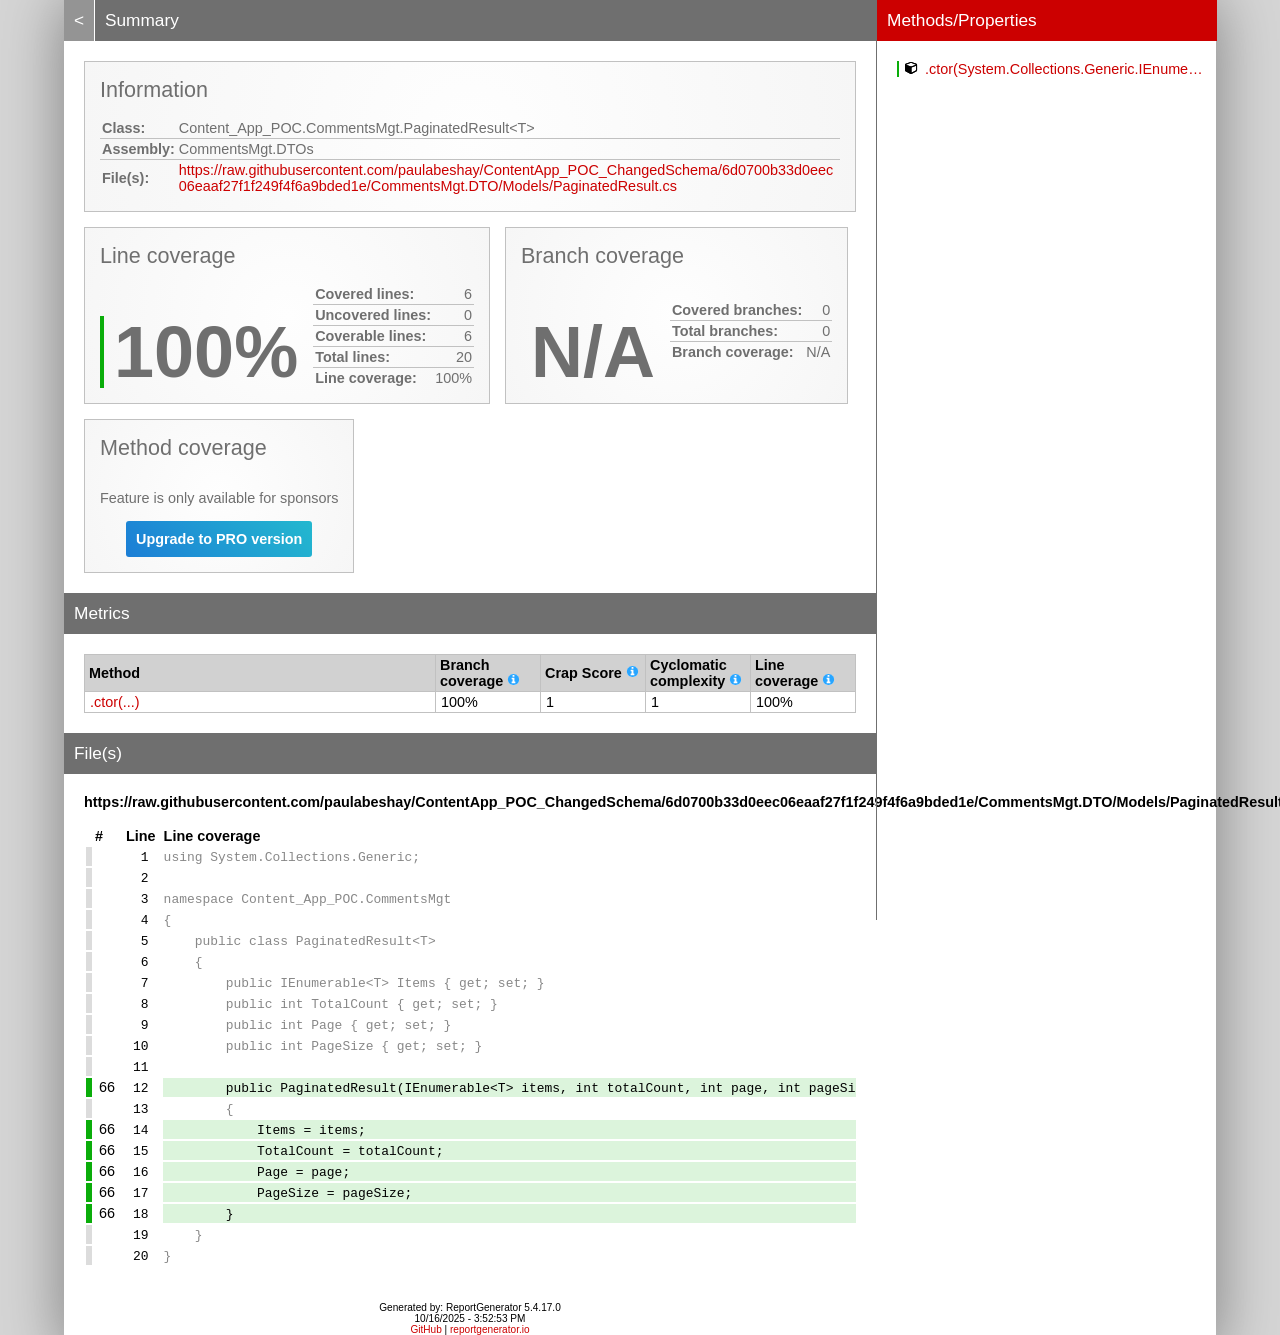
<file: CoverageReport/CommentsMgt.DTOs_PaginatedResult_1.html>
<!DOCTYPE html>
<html>
<head>
<meta charset="utf-8" />
<meta name="viewport" content="width=device-width, initial-scale=1.0" />
<meta http-equiv="X-UA-Compatible" content="IE=EDGE,chrome=1" />
<link href="[data-uri]" rel="icon" type="image/x-icon" />
<title>Content_App_POC.CommentsMgt.PaginatedResult&lt;T&gt; - Coverage Report</title>
<link rel="stylesheet" type="text/css" href="report.css" />
</head><body><div class="container"><div class="containerleft">
<h1><a href="index.html" class="back">&lt;</a> Summary</h1>
<div class="card-group">
<div class="card">
<div class="card-header">Information</div>
<div class="card-body">
<div class="table">
<table>
<tr>
<th>Class:</th>
<td class="limit-width " title="Content_App_POC.CommentsMgt.PaginatedResult&lt;T&gt;">Content_App_POC.CommentsMgt.PaginatedResult&lt;T&gt;</td>
</tr>
<tr>
<th>Assembly:</th>
<td class="limit-width " title="CommentsMgt.DTOs">CommentsMgt.DTOs</td>
</tr>
<tr>
<th>File(s):</th>
<td class="overflow-wrap"><a href="#httpsrawgithubusercontentcompaulabeshayContentApp_POC_ChangedSchema6d0700b33d0eec06eaaf27f1f249f4f6a9bded1eCommentsMgtDTOModelsPaginatedResultcs" class="navigatetohash">https://raw.githubusercontent.com/paulabeshay/ContentApp_POC_ChangedSchema/6d0700b33d0eec06eaaf27f1f249f4f6a9bded1e/CommentsMgt.DTO/Models/PaginatedResult.cs</a></td>
</tr>
</table>
</div>
</div>
</div>
</div>
<div class="card-group">
<div class="card">
<div class="card-header">Line coverage</div>
<div class="card-body">
<div class="large cardpercentagebar cardpercentagebar0">100%</div>
<div class="table">
<table>
<tr>
<th>Covered lines:</th>
<td class="limit-width right" title="6">6</td>
</tr>
<tr>
<th>Uncovered lines:</th>
<td class="limit-width right" title="0">0</td>
</tr>
<tr>
<th>Coverable lines:</th>
<td class="limit-width right" title="6">6</td>
</tr>
<tr>
<th>Total lines:</th>
<td class="limit-width right" title="20">20</td>
</tr>
<tr>
<th>Line coverage:</th>
<td class="limit-width right" title="6 of 6">100%</td>
</tr>
</table>
</div>
</div>
</div>
<div class="card">
<div class="card-header">Branch coverage</div>
<div class="card-body">
<div class="large">N/A</div>
<div class="table">
<table>
<tr>
<th>Covered branches:</th>
<td class="limit-width right" title="0">0</td>
</tr>
<tr>
<th>Total branches:</th>
<td class="limit-width right" title="0">0</td>
</tr>
<tr>
<th>Branch coverage:</th>
<td class="limit-width right" title="N/A">N/A</td>
</tr>
</table>
</div>
</div>
</div>
<div class="card">
<div class="card-header">Method coverage</div>
<div class="card-body">
<div class="center">
<p>Feature is only available for sponsors</p>
<a class="pro-button" href="https://reportgenerator.io/pro" target="_blank">Upgrade to PRO version</a>
</div>
</div>
</div>
</div>
<h1>Metrics</h1>
<div class="table-responsive">
<table class="overview table-fixed">
<colgroup>
<col class="column-min-200" />
<col class="column105" />
<col class="column105" />
<col class="column105" />
<col class="column105" />
</colgroup>
<thead><tr><th>Method</th><th>Branch coverage <a href="https://en.wikipedia.org/wiki/Code_coverage" target="_blank"><i class="icon-info-circled"></i></a></th><th>Crap Score <a href="https://googletesting.blogspot.de/2011/02/this-code-is-crap.html" target="_blank"><i class="icon-info-circled"></i></a></th><th>Cyclomatic complexity <a href="https://en.wikipedia.org/wiki/Cyclomatic_complexity" target="_blank"><i class="icon-info-circled"></i></a></th><th>Line coverage <a href="https://en.wikipedia.org/wiki/Code_coverage" target="_blank"><i class="icon-info-circled"></i></a></th></tr></thead>
<tbody>
<tr><td title=".ctor(System.Collections.Generic.IEnumerable`1&lt;T&gt;,System.Int32,System.Int32,System.Int32)"><a href="#file0_line12" class="navigatetohash">.ctor(...)</a></td><td>100%</td><td>1</td><td>1</td><td>100%</td></tr>
</tbody>
</table>
</div>
<h1>File(s)</h1>
<h2 id="httpsrawgithubusercontentcompaulabeshayContentApp_POC_ChangedSchema6d0700b33d0eec06eaaf27f1f249f4f6a9bded1eCommentsMgtDTOModelsPaginatedResultcs">https://raw.githubusercontent.com/paulabeshay/ContentApp_POC_ChangedSchema/6d0700b33d0eec06eaaf27f1f249f4f6a9bded1e/CommentsMgt.DTO/Models/PaginatedResult.cs</h2>
<div class="table-responsive">
<table class="lineAnalysis">
<thead><tr><th></th><th>#</th><th>Line</th><th></th><th>Line coverage</th></tr></thead>
<tbody>
<tr class="" title="Not coverable" data-coverage="{'AllTestMethods': {'VC': '', 'LVS': 'gray'}}"><td class="gray">&nbsp;</td><td class="leftmargin rightmargin right"></td><td class="rightmargin right"><a id="file0_line1"></a><code>1</code></td><td></td><td class="lightgray"><code>using&nbsp;System.Collections.Generic;</code></td></tr>
<tr class="" title="Not coverable" data-coverage="{'AllTestMethods': {'VC': '', 'LVS': 'gray'}}"><td class="gray">&nbsp;</td><td class="leftmargin rightmargin right"></td><td class="rightmargin right"><a id="file0_line2"></a><code>2</code></td><td></td><td class="lightgray"><code></code></td></tr>
<tr class="" title="Not coverable" data-coverage="{'AllTestMethods': {'VC': '', 'LVS': 'gray'}}"><td class="gray">&nbsp;</td><td class="leftmargin rightmargin right"></td><td class="rightmargin right"><a id="file0_line3"></a><code>3</code></td><td></td><td class="lightgray"><code>namespace&nbsp;Content_App_POC.CommentsMgt</code></td></tr>
<tr class="" title="Not coverable" data-coverage="{'AllTestMethods': {'VC': '', 'LVS': 'gray'}}"><td class="gray">&nbsp;</td><td class="leftmargin rightmargin right"></td><td class="rightmargin right"><a id="file0_line4"></a><code>4</code></td><td></td><td class="lightgray"><code>{</code></td></tr>
<tr class="" title="Not coverable" data-coverage="{'AllTestMethods': {'VC': '', 'LVS': 'gray'}}"><td class="gray">&nbsp;</td><td class="leftmargin rightmargin right"></td><td class="rightmargin right"><a id="file0_line5"></a><code>5</code></td><td></td><td class="lightgray"><code>&nbsp;&nbsp;&nbsp;&nbsp;public&nbsp;class&nbsp;PaginatedResult&lt;T&gt;</code></td></tr>
<tr class="" title="Not coverable" data-coverage="{'AllTestMethods': {'VC': '', 'LVS': 'gray'}}"><td class="gray">&nbsp;</td><td class="leftmargin rightmargin right"></td><td class="rightmargin right"><a id="file0_line6"></a><code>6</code></td><td></td><td class="lightgray"><code>&nbsp;&nbsp;&nbsp;&nbsp;{</code></td></tr>
<tr class="" title="Not coverable" data-coverage="{'AllTestMethods': {'VC': '', 'LVS': 'gray'}}"><td class="gray">&nbsp;</td><td class="leftmargin rightmargin right"></td><td class="rightmargin right"><a id="file0_line7"></a><code>7</code></td><td></td><td class="lightgray"><code>&nbsp;&nbsp;&nbsp;&nbsp;&nbsp;&nbsp;&nbsp;&nbsp;public&nbsp;IEnumerable&lt;T&gt;&nbsp;Items&nbsp;{&nbsp;get;&nbsp;set;&nbsp;}</code></td></tr>
<tr class="" title="Not coverable" data-coverage="{'AllTestMethods': {'VC': '', 'LVS': 'gray'}}"><td class="gray">&nbsp;</td><td class="leftmargin rightmargin right"></td><td class="rightmargin right"><a id="file0_line8"></a><code>8</code></td><td></td><td class="lightgray"><code>&nbsp;&nbsp;&nbsp;&nbsp;&nbsp;&nbsp;&nbsp;&nbsp;public&nbsp;int&nbsp;TotalCount&nbsp;{&nbsp;get;&nbsp;set;&nbsp;}</code></td></tr>
<tr class="" title="Not coverable" data-coverage="{'AllTestMethods': {'VC': '', 'LVS': 'gray'}}"><td class="gray">&nbsp;</td><td class="leftmargin rightmargin right"></td><td class="rightmargin right"><a id="file0_line9"></a><code>9</code></td><td></td><td class="lightgray"><code>&nbsp;&nbsp;&nbsp;&nbsp;&nbsp;&nbsp;&nbsp;&nbsp;public&nbsp;int&nbsp;Page&nbsp;{&nbsp;get;&nbsp;set;&nbsp;}</code></td></tr>
<tr class="" title="Not coverable" data-coverage="{'AllTestMethods': {'VC': '', 'LVS': 'gray'}}"><td class="gray">&nbsp;</td><td class="leftmargin rightmargin right"></td><td class="rightmargin right"><a id="file0_line10"></a><code>10</code></td><td></td><td class="lightgray"><code>&nbsp;&nbsp;&nbsp;&nbsp;&nbsp;&nbsp;&nbsp;&nbsp;public&nbsp;int&nbsp;PageSize&nbsp;{&nbsp;get;&nbsp;set;&nbsp;}</code></td></tr>
<tr class="" title="Not coverable" data-coverage="{'AllTestMethods': {'VC': '', 'LVS': 'gray'}}"><td class="gray">&nbsp;</td><td class="leftmargin rightmargin right"></td><td class="rightmargin right"><a id="file0_line11"></a><code>11</code></td><td></td><td class="lightgray"><code></code></td></tr>
<tr class="coverableline" title="Covered (66 visits)" data-coverage="{'AllTestMethods': {'VC': '66', 'LVS': 'green'}}"><td class="green">&nbsp;</td><td class="leftmargin rightmargin right">66</td><td class="rightmargin right"><a id="file0_line12"></a><code>12</code></td><td></td><td class="lightgreen"><code>&nbsp;&nbsp;&nbsp;&nbsp;&nbsp;&nbsp;&nbsp;&nbsp;public&nbsp;PaginatedResult(IEnumerable&lt;T&gt;&nbsp;items,&nbsp;int&nbsp;totalCount,&nbsp;int&nbsp;page,&nbsp;int&nbsp;pageSize)</code></td></tr>
<tr class="" title="Not coverable" data-coverage="{'AllTestMethods': {'VC': '', 'LVS': 'gray'}}"><td class="gray">&nbsp;</td><td class="leftmargin rightmargin right"></td><td class="rightmargin right"><a id="file0_line13"></a><code>13</code></td><td></td><td class="lightgray"><code>&nbsp;&nbsp;&nbsp;&nbsp;&nbsp;&nbsp;&nbsp;&nbsp;{</code></td></tr>
<tr class="coverableline" title="Covered (66 visits)" data-coverage="{'AllTestMethods': {'VC': '66', 'LVS': 'green'}}"><td class="green">&nbsp;</td><td class="leftmargin rightmargin right">66</td><td class="rightmargin right"><a id="file0_line14"></a><code>14</code></td><td></td><td class="lightgreen"><code>&nbsp;&nbsp;&nbsp;&nbsp;&nbsp;&nbsp;&nbsp;&nbsp;&nbsp;&nbsp;&nbsp;&nbsp;Items&nbsp;=&nbsp;items;</code></td></tr>
<tr class="coverableline" title="Covered (66 visits)" data-coverage="{'AllTestMethods': {'VC': '66', 'LVS': 'green'}}"><td class="green">&nbsp;</td><td class="leftmargin rightmargin right">66</td><td class="rightmargin right"><a id="file0_line15"></a><code>15</code></td><td></td><td class="lightgreen"><code>&nbsp;&nbsp;&nbsp;&nbsp;&nbsp;&nbsp;&nbsp;&nbsp;&nbsp;&nbsp;&nbsp;&nbsp;TotalCount&nbsp;=&nbsp;totalCount;</code></td></tr>
<tr class="coverableline" title="Covered (66 visits)" data-coverage="{'AllTestMethods': {'VC': '66', 'LVS': 'green'}}"><td class="green">&nbsp;</td><td class="leftmargin rightmargin right">66</td><td class="rightmargin right"><a id="file0_line16"></a><code>16</code></td><td></td><td class="lightgreen"><code>&nbsp;&nbsp;&nbsp;&nbsp;&nbsp;&nbsp;&nbsp;&nbsp;&nbsp;&nbsp;&nbsp;&nbsp;Page&nbsp;=&nbsp;page;</code></td></tr>
<tr class="coverableline" title="Covered (66 visits)" data-coverage="{'AllTestMethods': {'VC': '66', 'LVS': 'green'}}"><td class="green">&nbsp;</td><td class="leftmargin rightmargin right">66</td><td class="rightmargin right"><a id="file0_line17"></a><code>17</code></td><td></td><td class="lightgreen"><code>&nbsp;&nbsp;&nbsp;&nbsp;&nbsp;&nbsp;&nbsp;&nbsp;&nbsp;&nbsp;&nbsp;&nbsp;PageSize&nbsp;=&nbsp;pageSize;</code></td></tr>
<tr class="coverableline" title="Covered (66 visits)" data-coverage="{'AllTestMethods': {'VC': '66', 'LVS': 'green'}}"><td class="green">&nbsp;</td><td class="leftmargin rightmargin right">66</td><td class="rightmargin right"><a id="file0_line18"></a><code>18</code></td><td></td><td class="lightgreen"><code>&nbsp;&nbsp;&nbsp;&nbsp;&nbsp;&nbsp;&nbsp;&nbsp;}</code></td></tr>
<tr class="" title="Not coverable" data-coverage="{'AllTestMethods': {'VC': '', 'LVS': 'gray'}}"><td class="gray">&nbsp;</td><td class="leftmargin rightmargin right"></td><td class="rightmargin right"><a id="file0_line19"></a><code>19</code></td><td></td><td class="lightgray"><code>&nbsp;&nbsp;&nbsp;&nbsp;}</code></td></tr>
<tr class="" title="Not coverable" data-coverage="{'AllTestMethods': {'VC': '', 'LVS': 'gray'}}"><td class="gray">&nbsp;</td><td class="leftmargin rightmargin right"></td><td class="rightmargin right"><a id="file0_line20"></a><code>20</code></td><td></td><td class="lightgray"><code>}</code></td></tr>
</tbody>
</table>
</div>
<div class="footer">Generated by: ReportGenerator 5.4.17.0<br />10/16/2025 - 3:52:53 PM<br /><a href="https://github.com/danielpalme/ReportGenerator">GitHub</a> | <a href="https://reportgenerator.io">reportgenerator.io</a></div></div>
<div class="containerright">
<div class="containerrightfixed">
<h1>Methods/Properties</h1>
<a href="#file0_line12" class="navigatetohash percentagebar percentagebar100" title="Line coverage: 100% - .ctor(System.Collections.Generic.IEnumerable`1&lt;T&gt;,System.Int32,System.Int32,System.Int32)"><i class="icon-cube"></i>.ctor(System.Collections.Generic.IEnumerable`1&lt;T&gt;,System.Int32,System.Int32,System.Int32)</a><br />
<br/></div>
</div></div>
<script type="text/javascript">
/* <![CDATA[ */
(function() {
    var url = window.location.href;
    var startOfQueryString = url.indexOf('?');
    var queryString = startOfQueryString > -1 ? url.substr(startOfQueryString) : '';

    if (startOfQueryString > -1) {
        var i = 0, href= null;
        var css = document.getElementsByTagName('link');

        for (i = 0; i < css.length; i++) {
            if (css[i].getAttribute('rel') !== 'stylesheet') {
            continue;
            }

            href = css[i].getAttribute('href');

            if (href) {
            css[i].setAttribute('href', href + queryString);
            }
        }

        var links = document.getElementsByTagName('a');

        for (i = 0; i < links.length; i++) {
            href = links[i].getAttribute('href');

            if (href
                && !href.startsWith('http://')
                && !href.startsWith('https://')
                && !href.startsWith('#')
                && href.indexOf('?') === -1) {
            links[i].setAttribute('href', href + queryString);
            }
        }
    }

    var newScript = document.createElement('script');
    newScript.src = 'class.js' + queryString;
    document.getElementsByTagName('body')[0].appendChild(newScript);
})();
/* ]]> */ 
</script></body></html>
</file>
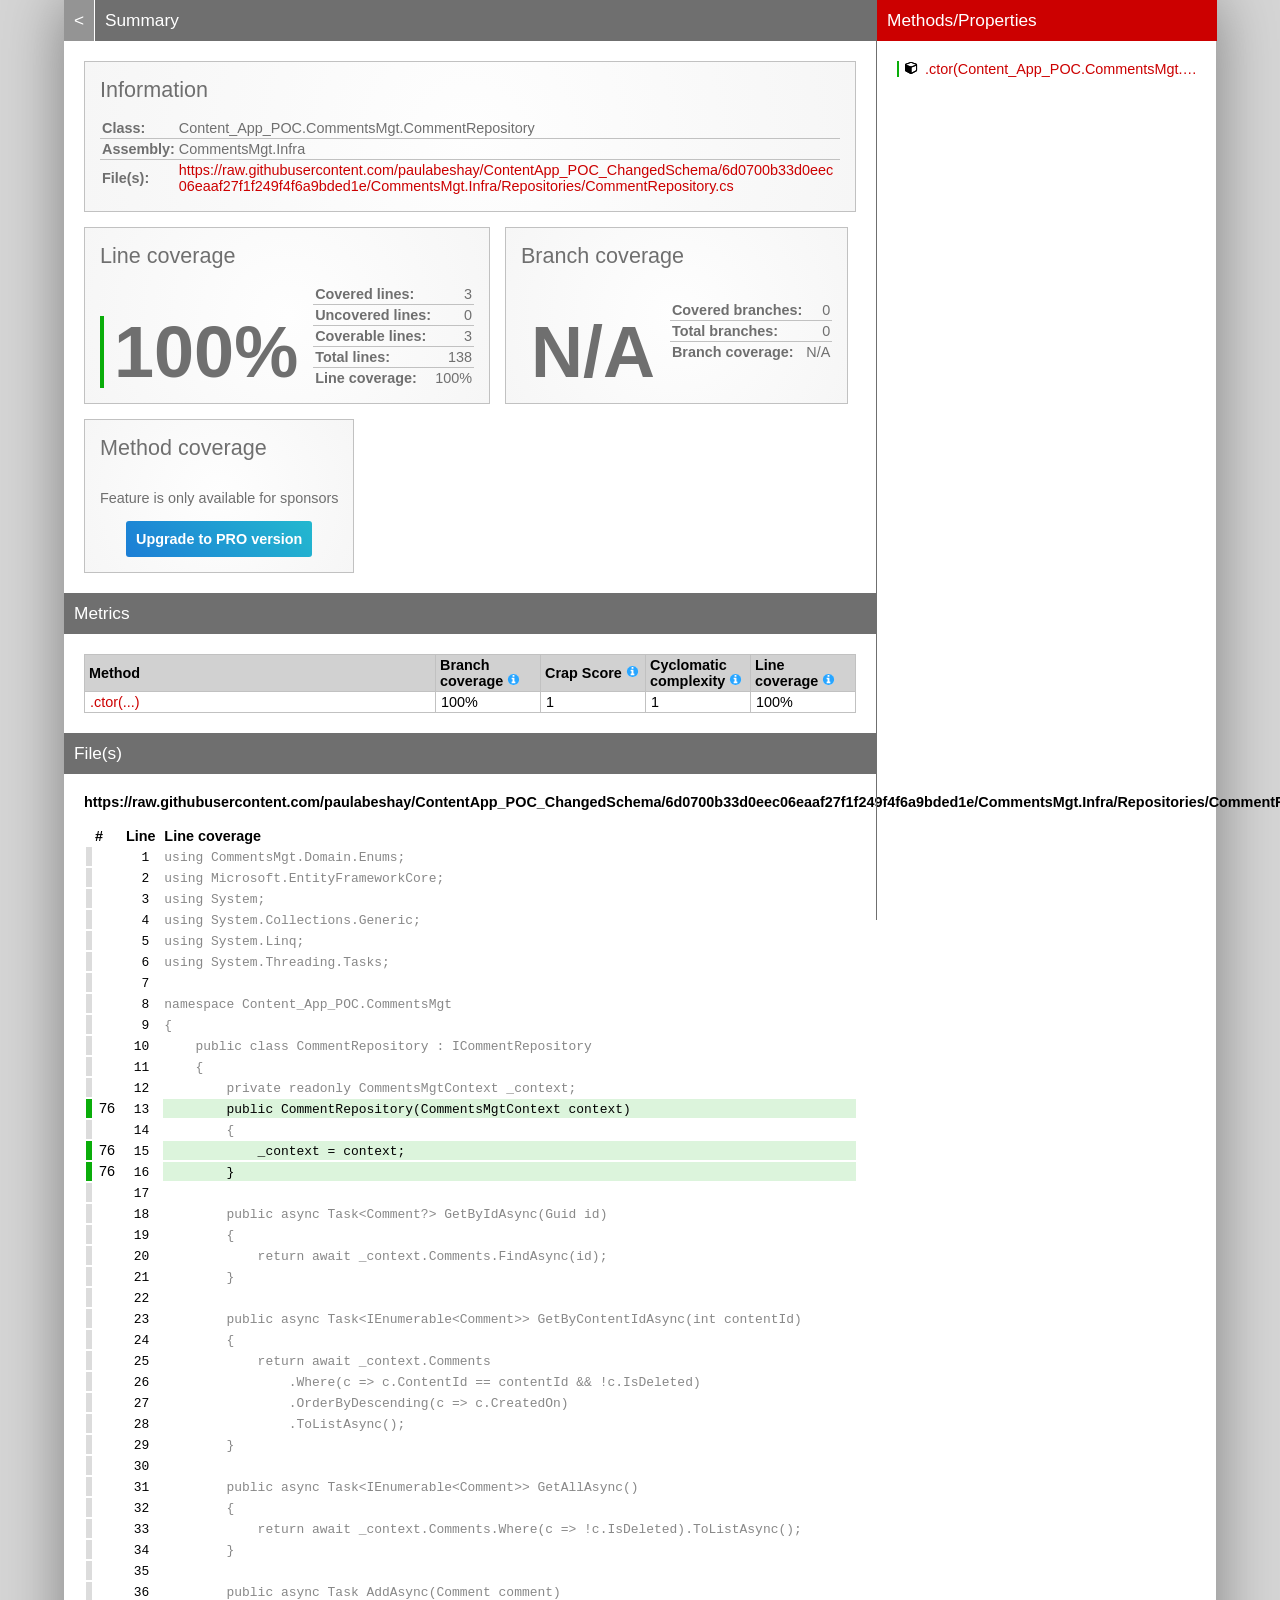
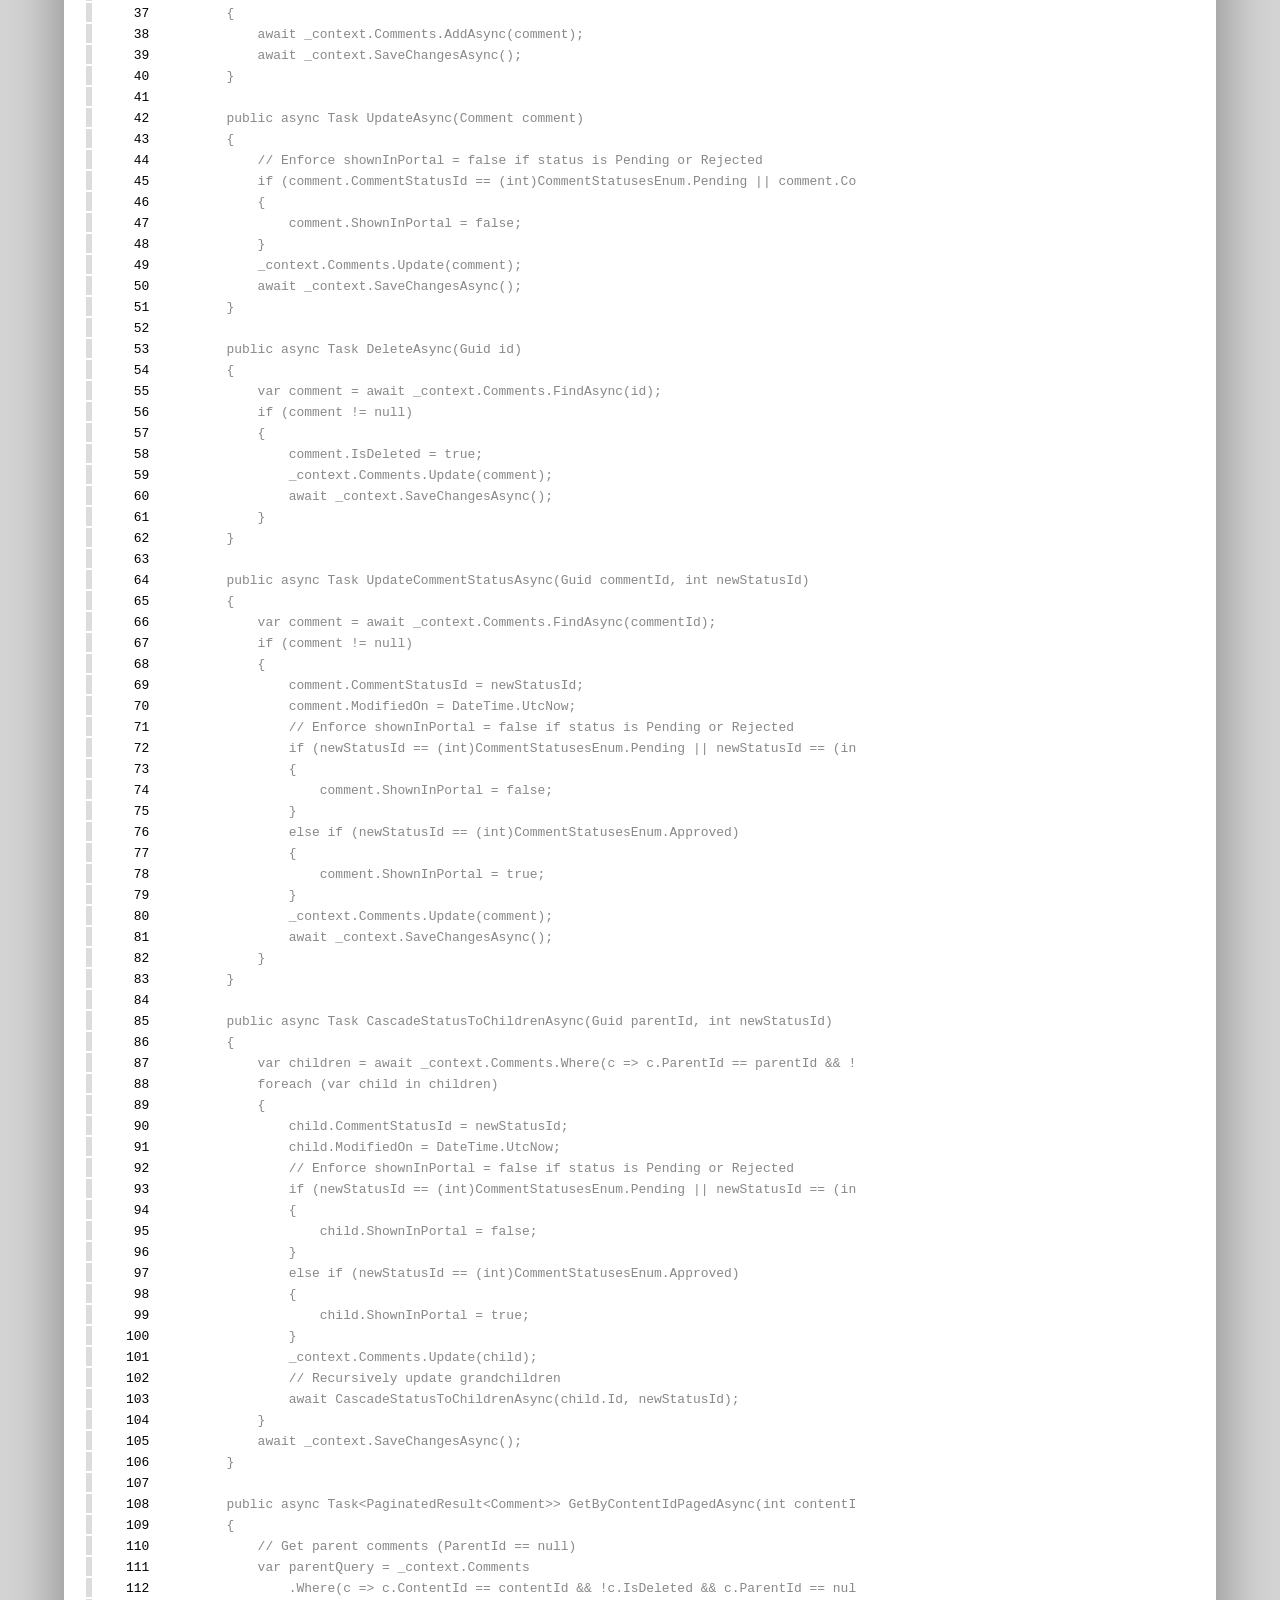
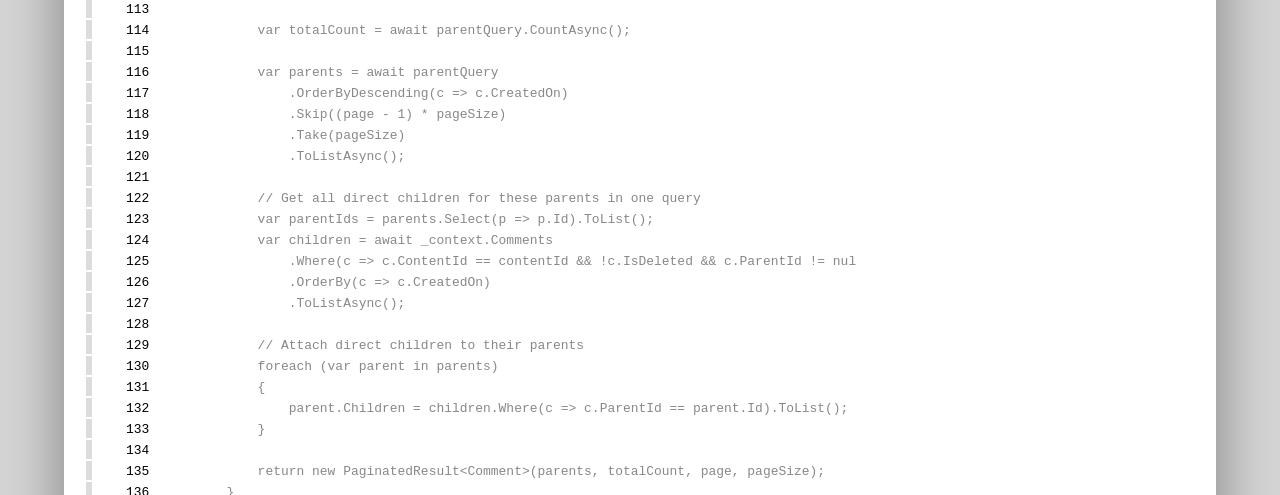
<file: CoverageReport/CommentsMgt.Infra_CommentRepository.html>
<!DOCTYPE html>
<html>
<head>
<meta charset="utf-8" />
<meta name="viewport" content="width=device-width, initial-scale=1.0" />
<meta http-equiv="X-UA-Compatible" content="IE=EDGE,chrome=1" />
<link href="[data-uri]" rel="icon" type="image/x-icon" />
<title>Content_App_POC.CommentsMgt.CommentRepository - Coverage Report</title>
<link rel="stylesheet" type="text/css" href="report.css" />
</head><body><div class="container"><div class="containerleft">
<h1><a href="index.html" class="back">&lt;</a> Summary</h1>
<div class="card-group">
<div class="card">
<div class="card-header">Information</div>
<div class="card-body">
<div class="table">
<table>
<tr>
<th>Class:</th>
<td class="limit-width " title="Content_App_POC.CommentsMgt.CommentRepository">Content_App_POC.CommentsMgt.CommentRepository</td>
</tr>
<tr>
<th>Assembly:</th>
<td class="limit-width " title="CommentsMgt.Infra">CommentsMgt.Infra</td>
</tr>
<tr>
<th>File(s):</th>
<td class="overflow-wrap"><a href="#httpsrawgithubusercontentcompaulabeshayContentApp_POC_ChangedSchema6d0700b33d0eec06eaaf27f1f249f4f6a9bded1eCommentsMgtInfraRepositoriesCommentRepositorycs" class="navigatetohash">https://raw.githubusercontent.com/paulabeshay/ContentApp_POC_ChangedSchema/6d0700b33d0eec06eaaf27f1f249f4f6a9bded1e/CommentsMgt.Infra/Repositories/CommentRepository.cs</a></td>
</tr>
</table>
</div>
</div>
</div>
</div>
<div class="card-group">
<div class="card">
<div class="card-header">Line coverage</div>
<div class="card-body">
<div class="large cardpercentagebar cardpercentagebar0">100%</div>
<div class="table">
<table>
<tr>
<th>Covered lines:</th>
<td class="limit-width right" title="3">3</td>
</tr>
<tr>
<th>Uncovered lines:</th>
<td class="limit-width right" title="0">0</td>
</tr>
<tr>
<th>Coverable lines:</th>
<td class="limit-width right" title="3">3</td>
</tr>
<tr>
<th>Total lines:</th>
<td class="limit-width right" title="138">138</td>
</tr>
<tr>
<th>Line coverage:</th>
<td class="limit-width right" title="3 of 3">100%</td>
</tr>
</table>
</div>
</div>
</div>
<div class="card">
<div class="card-header">Branch coverage</div>
<div class="card-body">
<div class="large">N/A</div>
<div class="table">
<table>
<tr>
<th>Covered branches:</th>
<td class="limit-width right" title="0">0</td>
</tr>
<tr>
<th>Total branches:</th>
<td class="limit-width right" title="0">0</td>
</tr>
<tr>
<th>Branch coverage:</th>
<td class="limit-width right" title="N/A">N/A</td>
</tr>
</table>
</div>
</div>
</div>
<div class="card">
<div class="card-header">Method coverage</div>
<div class="card-body">
<div class="center">
<p>Feature is only available for sponsors</p>
<a class="pro-button" href="https://reportgenerator.io/pro" target="_blank">Upgrade to PRO version</a>
</div>
</div>
</div>
</div>
<h1>Metrics</h1>
<div class="table-responsive">
<table class="overview table-fixed">
<colgroup>
<col class="column-min-200" />
<col class="column105" />
<col class="column105" />
<col class="column105" />
<col class="column105" />
</colgroup>
<thead><tr><th>Method</th><th>Branch coverage <a href="https://en.wikipedia.org/wiki/Code_coverage" target="_blank"><i class="icon-info-circled"></i></a></th><th>Crap Score <a href="https://googletesting.blogspot.de/2011/02/this-code-is-crap.html" target="_blank"><i class="icon-info-circled"></i></a></th><th>Cyclomatic complexity <a href="https://en.wikipedia.org/wiki/Cyclomatic_complexity" target="_blank"><i class="icon-info-circled"></i></a></th><th>Line coverage <a href="https://en.wikipedia.org/wiki/Code_coverage" target="_blank"><i class="icon-info-circled"></i></a></th></tr></thead>
<tbody>
<tr><td title=".ctor(Content_App_POC.CommentsMgt.CommentsMgtContext)"><a href="#file0_line13" class="navigatetohash">.ctor(...)</a></td><td>100%</td><td>1</td><td>1</td><td>100%</td></tr>
</tbody>
</table>
</div>
<h1>File(s)</h1>
<h2 id="httpsrawgithubusercontentcompaulabeshayContentApp_POC_ChangedSchema6d0700b33d0eec06eaaf27f1f249f4f6a9bded1eCommentsMgtInfraRepositoriesCommentRepositorycs">https://raw.githubusercontent.com/paulabeshay/ContentApp_POC_ChangedSchema/6d0700b33d0eec06eaaf27f1f249f4f6a9bded1e/CommentsMgt.Infra/Repositories/CommentRepository.cs</h2>
<div class="table-responsive">
<table class="lineAnalysis">
<thead><tr><th></th><th>#</th><th>Line</th><th></th><th>Line coverage</th></tr></thead>
<tbody>
<tr class="" title="Not coverable" data-coverage="{'AllTestMethods': {'VC': '', 'LVS': 'gray'}}"><td class="gray">&nbsp;</td><td class="leftmargin rightmargin right"></td><td class="rightmargin right"><a id="file0_line1"></a><code>1</code></td><td></td><td class="lightgray"><code>using&nbsp;CommentsMgt.Domain.Enums;</code></td></tr>
<tr class="" title="Not coverable" data-coverage="{'AllTestMethods': {'VC': '', 'LVS': 'gray'}}"><td class="gray">&nbsp;</td><td class="leftmargin rightmargin right"></td><td class="rightmargin right"><a id="file0_line2"></a><code>2</code></td><td></td><td class="lightgray"><code>using&nbsp;Microsoft.EntityFrameworkCore;</code></td></tr>
<tr class="" title="Not coverable" data-coverage="{'AllTestMethods': {'VC': '', 'LVS': 'gray'}}"><td class="gray">&nbsp;</td><td class="leftmargin rightmargin right"></td><td class="rightmargin right"><a id="file0_line3"></a><code>3</code></td><td></td><td class="lightgray"><code>using&nbsp;System;</code></td></tr>
<tr class="" title="Not coverable" data-coverage="{'AllTestMethods': {'VC': '', 'LVS': 'gray'}}"><td class="gray">&nbsp;</td><td class="leftmargin rightmargin right"></td><td class="rightmargin right"><a id="file0_line4"></a><code>4</code></td><td></td><td class="lightgray"><code>using&nbsp;System.Collections.Generic;</code></td></tr>
<tr class="" title="Not coverable" data-coverage="{'AllTestMethods': {'VC': '', 'LVS': 'gray'}}"><td class="gray">&nbsp;</td><td class="leftmargin rightmargin right"></td><td class="rightmargin right"><a id="file0_line5"></a><code>5</code></td><td></td><td class="lightgray"><code>using&nbsp;System.Linq;</code></td></tr>
<tr class="" title="Not coverable" data-coverage="{'AllTestMethods': {'VC': '', 'LVS': 'gray'}}"><td class="gray">&nbsp;</td><td class="leftmargin rightmargin right"></td><td class="rightmargin right"><a id="file0_line6"></a><code>6</code></td><td></td><td class="lightgray"><code>using&nbsp;System.Threading.Tasks;</code></td></tr>
<tr class="" title="Not coverable" data-coverage="{'AllTestMethods': {'VC': '', 'LVS': 'gray'}}"><td class="gray">&nbsp;</td><td class="leftmargin rightmargin right"></td><td class="rightmargin right"><a id="file0_line7"></a><code>7</code></td><td></td><td class="lightgray"><code></code></td></tr>
<tr class="" title="Not coverable" data-coverage="{'AllTestMethods': {'VC': '', 'LVS': 'gray'}}"><td class="gray">&nbsp;</td><td class="leftmargin rightmargin right"></td><td class="rightmargin right"><a id="file0_line8"></a><code>8</code></td><td></td><td class="lightgray"><code>namespace&nbsp;Content_App_POC.CommentsMgt</code></td></tr>
<tr class="" title="Not coverable" data-coverage="{'AllTestMethods': {'VC': '', 'LVS': 'gray'}}"><td class="gray">&nbsp;</td><td class="leftmargin rightmargin right"></td><td class="rightmargin right"><a id="file0_line9"></a><code>9</code></td><td></td><td class="lightgray"><code>{</code></td></tr>
<tr class="" title="Not coverable" data-coverage="{'AllTestMethods': {'VC': '', 'LVS': 'gray'}}"><td class="gray">&nbsp;</td><td class="leftmargin rightmargin right"></td><td class="rightmargin right"><a id="file0_line10"></a><code>10</code></td><td></td><td class="lightgray"><code>&nbsp;&nbsp;&nbsp;&nbsp;public&nbsp;class&nbsp;CommentRepository&nbsp;:&nbsp;ICommentRepository</code></td></tr>
<tr class="" title="Not coverable" data-coverage="{'AllTestMethods': {'VC': '', 'LVS': 'gray'}}"><td class="gray">&nbsp;</td><td class="leftmargin rightmargin right"></td><td class="rightmargin right"><a id="file0_line11"></a><code>11</code></td><td></td><td class="lightgray"><code>&nbsp;&nbsp;&nbsp;&nbsp;{</code></td></tr>
<tr class="" title="Not coverable" data-coverage="{'AllTestMethods': {'VC': '', 'LVS': 'gray'}}"><td class="gray">&nbsp;</td><td class="leftmargin rightmargin right"></td><td class="rightmargin right"><a id="file0_line12"></a><code>12</code></td><td></td><td class="lightgray"><code>&nbsp;&nbsp;&nbsp;&nbsp;&nbsp;&nbsp;&nbsp;&nbsp;private&nbsp;readonly&nbsp;CommentsMgtContext&nbsp;_context;</code></td></tr>
<tr class="coverableline" title="Covered (76 visits)" data-coverage="{'AllTestMethods': {'VC': '76', 'LVS': 'green'}}"><td class="green">&nbsp;</td><td class="leftmargin rightmargin right">76</td><td class="rightmargin right"><a id="file0_line13"></a><code>13</code></td><td></td><td class="lightgreen"><code>&nbsp;&nbsp;&nbsp;&nbsp;&nbsp;&nbsp;&nbsp;&nbsp;public&nbsp;CommentRepository(CommentsMgtContext&nbsp;context)</code></td></tr>
<tr class="" title="Not coverable" data-coverage="{'AllTestMethods': {'VC': '', 'LVS': 'gray'}}"><td class="gray">&nbsp;</td><td class="leftmargin rightmargin right"></td><td class="rightmargin right"><a id="file0_line14"></a><code>14</code></td><td></td><td class="lightgray"><code>&nbsp;&nbsp;&nbsp;&nbsp;&nbsp;&nbsp;&nbsp;&nbsp;{</code></td></tr>
<tr class="coverableline" title="Covered (76 visits)" data-coverage="{'AllTestMethods': {'VC': '76', 'LVS': 'green'}}"><td class="green">&nbsp;</td><td class="leftmargin rightmargin right">76</td><td class="rightmargin right"><a id="file0_line15"></a><code>15</code></td><td></td><td class="lightgreen"><code>&nbsp;&nbsp;&nbsp;&nbsp;&nbsp;&nbsp;&nbsp;&nbsp;&nbsp;&nbsp;&nbsp;&nbsp;_context&nbsp;=&nbsp;context;</code></td></tr>
<tr class="coverableline" title="Covered (76 visits)" data-coverage="{'AllTestMethods': {'VC': '76', 'LVS': 'green'}}"><td class="green">&nbsp;</td><td class="leftmargin rightmargin right">76</td><td class="rightmargin right"><a id="file0_line16"></a><code>16</code></td><td></td><td class="lightgreen"><code>&nbsp;&nbsp;&nbsp;&nbsp;&nbsp;&nbsp;&nbsp;&nbsp;}</code></td></tr>
<tr class="" title="Not coverable" data-coverage="{'AllTestMethods': {'VC': '', 'LVS': 'gray'}}"><td class="gray">&nbsp;</td><td class="leftmargin rightmargin right"></td><td class="rightmargin right"><a id="file0_line17"></a><code>17</code></td><td></td><td class="lightgray"><code></code></td></tr>
<tr class="" title="Not coverable" data-coverage="{'AllTestMethods': {'VC': '', 'LVS': 'gray'}}"><td class="gray">&nbsp;</td><td class="leftmargin rightmargin right"></td><td class="rightmargin right"><a id="file0_line18"></a><code>18</code></td><td></td><td class="lightgray"><code>&nbsp;&nbsp;&nbsp;&nbsp;&nbsp;&nbsp;&nbsp;&nbsp;public&nbsp;async&nbsp;Task&lt;Comment?&gt;&nbsp;GetByIdAsync(Guid&nbsp;id)</code></td></tr>
<tr class="" title="Not coverable" data-coverage="{'AllTestMethods': {'VC': '', 'LVS': 'gray'}}"><td class="gray">&nbsp;</td><td class="leftmargin rightmargin right"></td><td class="rightmargin right"><a id="file0_line19"></a><code>19</code></td><td></td><td class="lightgray"><code>&nbsp;&nbsp;&nbsp;&nbsp;&nbsp;&nbsp;&nbsp;&nbsp;{</code></td></tr>
<tr class="" title="Not coverable" data-coverage="{'AllTestMethods': {'VC': '', 'LVS': 'gray'}}"><td class="gray">&nbsp;</td><td class="leftmargin rightmargin right"></td><td class="rightmargin right"><a id="file0_line20"></a><code>20</code></td><td></td><td class="lightgray"><code>&nbsp;&nbsp;&nbsp;&nbsp;&nbsp;&nbsp;&nbsp;&nbsp;&nbsp;&nbsp;&nbsp;&nbsp;return&nbsp;await&nbsp;_context.Comments.FindAsync(id);</code></td></tr>
<tr class="" title="Not coverable" data-coverage="{'AllTestMethods': {'VC': '', 'LVS': 'gray'}}"><td class="gray">&nbsp;</td><td class="leftmargin rightmargin right"></td><td class="rightmargin right"><a id="file0_line21"></a><code>21</code></td><td></td><td class="lightgray"><code>&nbsp;&nbsp;&nbsp;&nbsp;&nbsp;&nbsp;&nbsp;&nbsp;}</code></td></tr>
<tr class="" title="Not coverable" data-coverage="{'AllTestMethods': {'VC': '', 'LVS': 'gray'}}"><td class="gray">&nbsp;</td><td class="leftmargin rightmargin right"></td><td class="rightmargin right"><a id="file0_line22"></a><code>22</code></td><td></td><td class="lightgray"><code></code></td></tr>
<tr class="" title="Not coverable" data-coverage="{'AllTestMethods': {'VC': '', 'LVS': 'gray'}}"><td class="gray">&nbsp;</td><td class="leftmargin rightmargin right"></td><td class="rightmargin right"><a id="file0_line23"></a><code>23</code></td><td></td><td class="lightgray"><code>&nbsp;&nbsp;&nbsp;&nbsp;&nbsp;&nbsp;&nbsp;&nbsp;public&nbsp;async&nbsp;Task&lt;IEnumerable&lt;Comment&gt;&gt;&nbsp;GetByContentIdAsync(int&nbsp;contentId)</code></td></tr>
<tr class="" title="Not coverable" data-coverage="{'AllTestMethods': {'VC': '', 'LVS': 'gray'}}"><td class="gray">&nbsp;</td><td class="leftmargin rightmargin right"></td><td class="rightmargin right"><a id="file0_line24"></a><code>24</code></td><td></td><td class="lightgray"><code>&nbsp;&nbsp;&nbsp;&nbsp;&nbsp;&nbsp;&nbsp;&nbsp;{</code></td></tr>
<tr class="" title="Not coverable" data-coverage="{'AllTestMethods': {'VC': '', 'LVS': 'gray'}}"><td class="gray">&nbsp;</td><td class="leftmargin rightmargin right"></td><td class="rightmargin right"><a id="file0_line25"></a><code>25</code></td><td></td><td class="lightgray"><code>&nbsp;&nbsp;&nbsp;&nbsp;&nbsp;&nbsp;&nbsp;&nbsp;&nbsp;&nbsp;&nbsp;&nbsp;return&nbsp;await&nbsp;_context.Comments</code></td></tr>
<tr class="" title="Not coverable" data-coverage="{'AllTestMethods': {'VC': '', 'LVS': 'gray'}}"><td class="gray">&nbsp;</td><td class="leftmargin rightmargin right"></td><td class="rightmargin right"><a id="file0_line26"></a><code>26</code></td><td></td><td class="lightgray"><code>&nbsp;&nbsp;&nbsp;&nbsp;&nbsp;&nbsp;&nbsp;&nbsp;&nbsp;&nbsp;&nbsp;&nbsp;&nbsp;&nbsp;&nbsp;&nbsp;.Where(c&nbsp;=&gt;&nbsp;c.ContentId&nbsp;==&nbsp;contentId&nbsp;&amp;&amp;&nbsp;!c.IsDeleted)</code></td></tr>
<tr class="" title="Not coverable" data-coverage="{'AllTestMethods': {'VC': '', 'LVS': 'gray'}}"><td class="gray">&nbsp;</td><td class="leftmargin rightmargin right"></td><td class="rightmargin right"><a id="file0_line27"></a><code>27</code></td><td></td><td class="lightgray"><code>&nbsp;&nbsp;&nbsp;&nbsp;&nbsp;&nbsp;&nbsp;&nbsp;&nbsp;&nbsp;&nbsp;&nbsp;&nbsp;&nbsp;&nbsp;&nbsp;.OrderByDescending(c&nbsp;=&gt;&nbsp;c.CreatedOn)</code></td></tr>
<tr class="" title="Not coverable" data-coverage="{'AllTestMethods': {'VC': '', 'LVS': 'gray'}}"><td class="gray">&nbsp;</td><td class="leftmargin rightmargin right"></td><td class="rightmargin right"><a id="file0_line28"></a><code>28</code></td><td></td><td class="lightgray"><code>&nbsp;&nbsp;&nbsp;&nbsp;&nbsp;&nbsp;&nbsp;&nbsp;&nbsp;&nbsp;&nbsp;&nbsp;&nbsp;&nbsp;&nbsp;&nbsp;.ToListAsync();</code></td></tr>
<tr class="" title="Not coverable" data-coverage="{'AllTestMethods': {'VC': '', 'LVS': 'gray'}}"><td class="gray">&nbsp;</td><td class="leftmargin rightmargin right"></td><td class="rightmargin right"><a id="file0_line29"></a><code>29</code></td><td></td><td class="lightgray"><code>&nbsp;&nbsp;&nbsp;&nbsp;&nbsp;&nbsp;&nbsp;&nbsp;}</code></td></tr>
<tr class="" title="Not coverable" data-coverage="{'AllTestMethods': {'VC': '', 'LVS': 'gray'}}"><td class="gray">&nbsp;</td><td class="leftmargin rightmargin right"></td><td class="rightmargin right"><a id="file0_line30"></a><code>30</code></td><td></td><td class="lightgray"><code></code></td></tr>
<tr class="" title="Not coverable" data-coverage="{'AllTestMethods': {'VC': '', 'LVS': 'gray'}}"><td class="gray">&nbsp;</td><td class="leftmargin rightmargin right"></td><td class="rightmargin right"><a id="file0_line31"></a><code>31</code></td><td></td><td class="lightgray"><code>&nbsp;&nbsp;&nbsp;&nbsp;&nbsp;&nbsp;&nbsp;&nbsp;public&nbsp;async&nbsp;Task&lt;IEnumerable&lt;Comment&gt;&gt;&nbsp;GetAllAsync()</code></td></tr>
<tr class="" title="Not coverable" data-coverage="{'AllTestMethods': {'VC': '', 'LVS': 'gray'}}"><td class="gray">&nbsp;</td><td class="leftmargin rightmargin right"></td><td class="rightmargin right"><a id="file0_line32"></a><code>32</code></td><td></td><td class="lightgray"><code>&nbsp;&nbsp;&nbsp;&nbsp;&nbsp;&nbsp;&nbsp;&nbsp;{</code></td></tr>
<tr class="" title="Not coverable" data-coverage="{'AllTestMethods': {'VC': '', 'LVS': 'gray'}}"><td class="gray">&nbsp;</td><td class="leftmargin rightmargin right"></td><td class="rightmargin right"><a id="file0_line33"></a><code>33</code></td><td></td><td class="lightgray"><code>&nbsp;&nbsp;&nbsp;&nbsp;&nbsp;&nbsp;&nbsp;&nbsp;&nbsp;&nbsp;&nbsp;&nbsp;return&nbsp;await&nbsp;_context.Comments.Where(c&nbsp;=&gt;&nbsp;!c.IsDeleted).ToListAsync();</code></td></tr>
<tr class="" title="Not coverable" data-coverage="{'AllTestMethods': {'VC': '', 'LVS': 'gray'}}"><td class="gray">&nbsp;</td><td class="leftmargin rightmargin right"></td><td class="rightmargin right"><a id="file0_line34"></a><code>34</code></td><td></td><td class="lightgray"><code>&nbsp;&nbsp;&nbsp;&nbsp;&nbsp;&nbsp;&nbsp;&nbsp;}</code></td></tr>
<tr class="" title="Not coverable" data-coverage="{'AllTestMethods': {'VC': '', 'LVS': 'gray'}}"><td class="gray">&nbsp;</td><td class="leftmargin rightmargin right"></td><td class="rightmargin right"><a id="file0_line35"></a><code>35</code></td><td></td><td class="lightgray"><code></code></td></tr>
<tr class="" title="Not coverable" data-coverage="{'AllTestMethods': {'VC': '', 'LVS': 'gray'}}"><td class="gray">&nbsp;</td><td class="leftmargin rightmargin right"></td><td class="rightmargin right"><a id="file0_line36"></a><code>36</code></td><td></td><td class="lightgray"><code>&nbsp;&nbsp;&nbsp;&nbsp;&nbsp;&nbsp;&nbsp;&nbsp;public&nbsp;async&nbsp;Task&nbsp;AddAsync(Comment&nbsp;comment)</code></td></tr>
<tr class="" title="Not coverable" data-coverage="{'AllTestMethods': {'VC': '', 'LVS': 'gray'}}"><td class="gray">&nbsp;</td><td class="leftmargin rightmargin right"></td><td class="rightmargin right"><a id="file0_line37"></a><code>37</code></td><td></td><td class="lightgray"><code>&nbsp;&nbsp;&nbsp;&nbsp;&nbsp;&nbsp;&nbsp;&nbsp;{</code></td></tr>
<tr class="" title="Not coverable" data-coverage="{'AllTestMethods': {'VC': '', 'LVS': 'gray'}}"><td class="gray">&nbsp;</td><td class="leftmargin rightmargin right"></td><td class="rightmargin right"><a id="file0_line38"></a><code>38</code></td><td></td><td class="lightgray"><code>&nbsp;&nbsp;&nbsp;&nbsp;&nbsp;&nbsp;&nbsp;&nbsp;&nbsp;&nbsp;&nbsp;&nbsp;await&nbsp;_context.Comments.AddAsync(comment);</code></td></tr>
<tr class="" title="Not coverable" data-coverage="{'AllTestMethods': {'VC': '', 'LVS': 'gray'}}"><td class="gray">&nbsp;</td><td class="leftmargin rightmargin right"></td><td class="rightmargin right"><a id="file0_line39"></a><code>39</code></td><td></td><td class="lightgray"><code>&nbsp;&nbsp;&nbsp;&nbsp;&nbsp;&nbsp;&nbsp;&nbsp;&nbsp;&nbsp;&nbsp;&nbsp;await&nbsp;_context.SaveChangesAsync();</code></td></tr>
<tr class="" title="Not coverable" data-coverage="{'AllTestMethods': {'VC': '', 'LVS': 'gray'}}"><td class="gray">&nbsp;</td><td class="leftmargin rightmargin right"></td><td class="rightmargin right"><a id="file0_line40"></a><code>40</code></td><td></td><td class="lightgray"><code>&nbsp;&nbsp;&nbsp;&nbsp;&nbsp;&nbsp;&nbsp;&nbsp;}</code></td></tr>
<tr class="" title="Not coverable" data-coverage="{'AllTestMethods': {'VC': '', 'LVS': 'gray'}}"><td class="gray">&nbsp;</td><td class="leftmargin rightmargin right"></td><td class="rightmargin right"><a id="file0_line41"></a><code>41</code></td><td></td><td class="lightgray"><code></code></td></tr>
<tr class="" title="Not coverable" data-coverage="{'AllTestMethods': {'VC': '', 'LVS': 'gray'}}"><td class="gray">&nbsp;</td><td class="leftmargin rightmargin right"></td><td class="rightmargin right"><a id="file0_line42"></a><code>42</code></td><td></td><td class="lightgray"><code>&nbsp;&nbsp;&nbsp;&nbsp;&nbsp;&nbsp;&nbsp;&nbsp;public&nbsp;async&nbsp;Task&nbsp;UpdateAsync(Comment&nbsp;comment)</code></td></tr>
<tr class="" title="Not coverable" data-coverage="{'AllTestMethods': {'VC': '', 'LVS': 'gray'}}"><td class="gray">&nbsp;</td><td class="leftmargin rightmargin right"></td><td class="rightmargin right"><a id="file0_line43"></a><code>43</code></td><td></td><td class="lightgray"><code>&nbsp;&nbsp;&nbsp;&nbsp;&nbsp;&nbsp;&nbsp;&nbsp;{</code></td></tr>
<tr class="" title="Not coverable" data-coverage="{'AllTestMethods': {'VC': '', 'LVS': 'gray'}}"><td class="gray">&nbsp;</td><td class="leftmargin rightmargin right"></td><td class="rightmargin right"><a id="file0_line44"></a><code>44</code></td><td></td><td class="lightgray"><code>&nbsp;&nbsp;&nbsp;&nbsp;&nbsp;&nbsp;&nbsp;&nbsp;&nbsp;&nbsp;&nbsp;&nbsp;//&nbsp;Enforce&nbsp;shownInPortal&nbsp;=&nbsp;false&nbsp;if&nbsp;status&nbsp;is&nbsp;Pending&nbsp;or&nbsp;Rejected</code></td></tr>
<tr class="" title="Not coverable" data-coverage="{'AllTestMethods': {'VC': '', 'LVS': 'gray'}}"><td class="gray">&nbsp;</td><td class="leftmargin rightmargin right"></td><td class="rightmargin right"><a id="file0_line45"></a><code>45</code></td><td></td><td class="lightgray"><code>&nbsp;&nbsp;&nbsp;&nbsp;&nbsp;&nbsp;&nbsp;&nbsp;&nbsp;&nbsp;&nbsp;&nbsp;if&nbsp;(comment.CommentStatusId&nbsp;==&nbsp;(int)CommentStatusesEnum.Pending&nbsp;||&nbsp;comment.CommentStatusId&nbsp;==&nbsp;(int)CommentSt</code></td></tr>
<tr class="" title="Not coverable" data-coverage="{'AllTestMethods': {'VC': '', 'LVS': 'gray'}}"><td class="gray">&nbsp;</td><td class="leftmargin rightmargin right"></td><td class="rightmargin right"><a id="file0_line46"></a><code>46</code></td><td></td><td class="lightgray"><code>&nbsp;&nbsp;&nbsp;&nbsp;&nbsp;&nbsp;&nbsp;&nbsp;&nbsp;&nbsp;&nbsp;&nbsp;{</code></td></tr>
<tr class="" title="Not coverable" data-coverage="{'AllTestMethods': {'VC': '', 'LVS': 'gray'}}"><td class="gray">&nbsp;</td><td class="leftmargin rightmargin right"></td><td class="rightmargin right"><a id="file0_line47"></a><code>47</code></td><td></td><td class="lightgray"><code>&nbsp;&nbsp;&nbsp;&nbsp;&nbsp;&nbsp;&nbsp;&nbsp;&nbsp;&nbsp;&nbsp;&nbsp;&nbsp;&nbsp;&nbsp;&nbsp;comment.ShownInPortal&nbsp;=&nbsp;false;</code></td></tr>
<tr class="" title="Not coverable" data-coverage="{'AllTestMethods': {'VC': '', 'LVS': 'gray'}}"><td class="gray">&nbsp;</td><td class="leftmargin rightmargin right"></td><td class="rightmargin right"><a id="file0_line48"></a><code>48</code></td><td></td><td class="lightgray"><code>&nbsp;&nbsp;&nbsp;&nbsp;&nbsp;&nbsp;&nbsp;&nbsp;&nbsp;&nbsp;&nbsp;&nbsp;}</code></td></tr>
<tr class="" title="Not coverable" data-coverage="{'AllTestMethods': {'VC': '', 'LVS': 'gray'}}"><td class="gray">&nbsp;</td><td class="leftmargin rightmargin right"></td><td class="rightmargin right"><a id="file0_line49"></a><code>49</code></td><td></td><td class="lightgray"><code>&nbsp;&nbsp;&nbsp;&nbsp;&nbsp;&nbsp;&nbsp;&nbsp;&nbsp;&nbsp;&nbsp;&nbsp;_context.Comments.Update(comment);</code></td></tr>
<tr class="" title="Not coverable" data-coverage="{'AllTestMethods': {'VC': '', 'LVS': 'gray'}}"><td class="gray">&nbsp;</td><td class="leftmargin rightmargin right"></td><td class="rightmargin right"><a id="file0_line50"></a><code>50</code></td><td></td><td class="lightgray"><code>&nbsp;&nbsp;&nbsp;&nbsp;&nbsp;&nbsp;&nbsp;&nbsp;&nbsp;&nbsp;&nbsp;&nbsp;await&nbsp;_context.SaveChangesAsync();</code></td></tr>
<tr class="" title="Not coverable" data-coverage="{'AllTestMethods': {'VC': '', 'LVS': 'gray'}}"><td class="gray">&nbsp;</td><td class="leftmargin rightmargin right"></td><td class="rightmargin right"><a id="file0_line51"></a><code>51</code></td><td></td><td class="lightgray"><code>&nbsp;&nbsp;&nbsp;&nbsp;&nbsp;&nbsp;&nbsp;&nbsp;}</code></td></tr>
<tr class="" title="Not coverable" data-coverage="{'AllTestMethods': {'VC': '', 'LVS': 'gray'}}"><td class="gray">&nbsp;</td><td class="leftmargin rightmargin right"></td><td class="rightmargin right"><a id="file0_line52"></a><code>52</code></td><td></td><td class="lightgray"><code></code></td></tr>
<tr class="" title="Not coverable" data-coverage="{'AllTestMethods': {'VC': '', 'LVS': 'gray'}}"><td class="gray">&nbsp;</td><td class="leftmargin rightmargin right"></td><td class="rightmargin right"><a id="file0_line53"></a><code>53</code></td><td></td><td class="lightgray"><code>&nbsp;&nbsp;&nbsp;&nbsp;&nbsp;&nbsp;&nbsp;&nbsp;public&nbsp;async&nbsp;Task&nbsp;DeleteAsync(Guid&nbsp;id)</code></td></tr>
<tr class="" title="Not coverable" data-coverage="{'AllTestMethods': {'VC': '', 'LVS': 'gray'}}"><td class="gray">&nbsp;</td><td class="leftmargin rightmargin right"></td><td class="rightmargin right"><a id="file0_line54"></a><code>54</code></td><td></td><td class="lightgray"><code>&nbsp;&nbsp;&nbsp;&nbsp;&nbsp;&nbsp;&nbsp;&nbsp;{</code></td></tr>
<tr class="" title="Not coverable" data-coverage="{'AllTestMethods': {'VC': '', 'LVS': 'gray'}}"><td class="gray">&nbsp;</td><td class="leftmargin rightmargin right"></td><td class="rightmargin right"><a id="file0_line55"></a><code>55</code></td><td></td><td class="lightgray"><code>&nbsp;&nbsp;&nbsp;&nbsp;&nbsp;&nbsp;&nbsp;&nbsp;&nbsp;&nbsp;&nbsp;&nbsp;var&nbsp;comment&nbsp;=&nbsp;await&nbsp;_context.Comments.FindAsync(id);</code></td></tr>
<tr class="" title="Not coverable" data-coverage="{'AllTestMethods': {'VC': '', 'LVS': 'gray'}}"><td class="gray">&nbsp;</td><td class="leftmargin rightmargin right"></td><td class="rightmargin right"><a id="file0_line56"></a><code>56</code></td><td></td><td class="lightgray"><code>&nbsp;&nbsp;&nbsp;&nbsp;&nbsp;&nbsp;&nbsp;&nbsp;&nbsp;&nbsp;&nbsp;&nbsp;if&nbsp;(comment&nbsp;!=&nbsp;null)</code></td></tr>
<tr class="" title="Not coverable" data-coverage="{'AllTestMethods': {'VC': '', 'LVS': 'gray'}}"><td class="gray">&nbsp;</td><td class="leftmargin rightmargin right"></td><td class="rightmargin right"><a id="file0_line57"></a><code>57</code></td><td></td><td class="lightgray"><code>&nbsp;&nbsp;&nbsp;&nbsp;&nbsp;&nbsp;&nbsp;&nbsp;&nbsp;&nbsp;&nbsp;&nbsp;{</code></td></tr>
<tr class="" title="Not coverable" data-coverage="{'AllTestMethods': {'VC': '', 'LVS': 'gray'}}"><td class="gray">&nbsp;</td><td class="leftmargin rightmargin right"></td><td class="rightmargin right"><a id="file0_line58"></a><code>58</code></td><td></td><td class="lightgray"><code>&nbsp;&nbsp;&nbsp;&nbsp;&nbsp;&nbsp;&nbsp;&nbsp;&nbsp;&nbsp;&nbsp;&nbsp;&nbsp;&nbsp;&nbsp;&nbsp;comment.IsDeleted&nbsp;=&nbsp;true;</code></td></tr>
<tr class="" title="Not coverable" data-coverage="{'AllTestMethods': {'VC': '', 'LVS': 'gray'}}"><td class="gray">&nbsp;</td><td class="leftmargin rightmargin right"></td><td class="rightmargin right"><a id="file0_line59"></a><code>59</code></td><td></td><td class="lightgray"><code>&nbsp;&nbsp;&nbsp;&nbsp;&nbsp;&nbsp;&nbsp;&nbsp;&nbsp;&nbsp;&nbsp;&nbsp;&nbsp;&nbsp;&nbsp;&nbsp;_context.Comments.Update(comment);</code></td></tr>
<tr class="" title="Not coverable" data-coverage="{'AllTestMethods': {'VC': '', 'LVS': 'gray'}}"><td class="gray">&nbsp;</td><td class="leftmargin rightmargin right"></td><td class="rightmargin right"><a id="file0_line60"></a><code>60</code></td><td></td><td class="lightgray"><code>&nbsp;&nbsp;&nbsp;&nbsp;&nbsp;&nbsp;&nbsp;&nbsp;&nbsp;&nbsp;&nbsp;&nbsp;&nbsp;&nbsp;&nbsp;&nbsp;await&nbsp;_context.SaveChangesAsync();</code></td></tr>
<tr class="" title="Not coverable" data-coverage="{'AllTestMethods': {'VC': '', 'LVS': 'gray'}}"><td class="gray">&nbsp;</td><td class="leftmargin rightmargin right"></td><td class="rightmargin right"><a id="file0_line61"></a><code>61</code></td><td></td><td class="lightgray"><code>&nbsp;&nbsp;&nbsp;&nbsp;&nbsp;&nbsp;&nbsp;&nbsp;&nbsp;&nbsp;&nbsp;&nbsp;}</code></td></tr>
<tr class="" title="Not coverable" data-coverage="{'AllTestMethods': {'VC': '', 'LVS': 'gray'}}"><td class="gray">&nbsp;</td><td class="leftmargin rightmargin right"></td><td class="rightmargin right"><a id="file0_line62"></a><code>62</code></td><td></td><td class="lightgray"><code>&nbsp;&nbsp;&nbsp;&nbsp;&nbsp;&nbsp;&nbsp;&nbsp;}</code></td></tr>
<tr class="" title="Not coverable" data-coverage="{'AllTestMethods': {'VC': '', 'LVS': 'gray'}}"><td class="gray">&nbsp;</td><td class="leftmargin rightmargin right"></td><td class="rightmargin right"><a id="file0_line63"></a><code>63</code></td><td></td><td class="lightgray"><code></code></td></tr>
<tr class="" title="Not coverable" data-coverage="{'AllTestMethods': {'VC': '', 'LVS': 'gray'}}"><td class="gray">&nbsp;</td><td class="leftmargin rightmargin right"></td><td class="rightmargin right"><a id="file0_line64"></a><code>64</code></td><td></td><td class="lightgray"><code>&nbsp;&nbsp;&nbsp;&nbsp;&nbsp;&nbsp;&nbsp;&nbsp;public&nbsp;async&nbsp;Task&nbsp;UpdateCommentStatusAsync(Guid&nbsp;commentId,&nbsp;int&nbsp;newStatusId)</code></td></tr>
<tr class="" title="Not coverable" data-coverage="{'AllTestMethods': {'VC': '', 'LVS': 'gray'}}"><td class="gray">&nbsp;</td><td class="leftmargin rightmargin right"></td><td class="rightmargin right"><a id="file0_line65"></a><code>65</code></td><td></td><td class="lightgray"><code>&nbsp;&nbsp;&nbsp;&nbsp;&nbsp;&nbsp;&nbsp;&nbsp;{</code></td></tr>
<tr class="" title="Not coverable" data-coverage="{'AllTestMethods': {'VC': '', 'LVS': 'gray'}}"><td class="gray">&nbsp;</td><td class="leftmargin rightmargin right"></td><td class="rightmargin right"><a id="file0_line66"></a><code>66</code></td><td></td><td class="lightgray"><code>&nbsp;&nbsp;&nbsp;&nbsp;&nbsp;&nbsp;&nbsp;&nbsp;&nbsp;&nbsp;&nbsp;&nbsp;var&nbsp;comment&nbsp;=&nbsp;await&nbsp;_context.Comments.FindAsync(commentId);</code></td></tr>
<tr class="" title="Not coverable" data-coverage="{'AllTestMethods': {'VC': '', 'LVS': 'gray'}}"><td class="gray">&nbsp;</td><td class="leftmargin rightmargin right"></td><td class="rightmargin right"><a id="file0_line67"></a><code>67</code></td><td></td><td class="lightgray"><code>&nbsp;&nbsp;&nbsp;&nbsp;&nbsp;&nbsp;&nbsp;&nbsp;&nbsp;&nbsp;&nbsp;&nbsp;if&nbsp;(comment&nbsp;!=&nbsp;null)</code></td></tr>
<tr class="" title="Not coverable" data-coverage="{'AllTestMethods': {'VC': '', 'LVS': 'gray'}}"><td class="gray">&nbsp;</td><td class="leftmargin rightmargin right"></td><td class="rightmargin right"><a id="file0_line68"></a><code>68</code></td><td></td><td class="lightgray"><code>&nbsp;&nbsp;&nbsp;&nbsp;&nbsp;&nbsp;&nbsp;&nbsp;&nbsp;&nbsp;&nbsp;&nbsp;{</code></td></tr>
<tr class="" title="Not coverable" data-coverage="{'AllTestMethods': {'VC': '', 'LVS': 'gray'}}"><td class="gray">&nbsp;</td><td class="leftmargin rightmargin right"></td><td class="rightmargin right"><a id="file0_line69"></a><code>69</code></td><td></td><td class="lightgray"><code>&nbsp;&nbsp;&nbsp;&nbsp;&nbsp;&nbsp;&nbsp;&nbsp;&nbsp;&nbsp;&nbsp;&nbsp;&nbsp;&nbsp;&nbsp;&nbsp;comment.CommentStatusId&nbsp;=&nbsp;newStatusId;</code></td></tr>
<tr class="" title="Not coverable" data-coverage="{'AllTestMethods': {'VC': '', 'LVS': 'gray'}}"><td class="gray">&nbsp;</td><td class="leftmargin rightmargin right"></td><td class="rightmargin right"><a id="file0_line70"></a><code>70</code></td><td></td><td class="lightgray"><code>&nbsp;&nbsp;&nbsp;&nbsp;&nbsp;&nbsp;&nbsp;&nbsp;&nbsp;&nbsp;&nbsp;&nbsp;&nbsp;&nbsp;&nbsp;&nbsp;comment.ModifiedOn&nbsp;=&nbsp;DateTime.UtcNow;</code></td></tr>
<tr class="" title="Not coverable" data-coverage="{'AllTestMethods': {'VC': '', 'LVS': 'gray'}}"><td class="gray">&nbsp;</td><td class="leftmargin rightmargin right"></td><td class="rightmargin right"><a id="file0_line71"></a><code>71</code></td><td></td><td class="lightgray"><code>&nbsp;&nbsp;&nbsp;&nbsp;&nbsp;&nbsp;&nbsp;&nbsp;&nbsp;&nbsp;&nbsp;&nbsp;&nbsp;&nbsp;&nbsp;&nbsp;//&nbsp;Enforce&nbsp;shownInPortal&nbsp;=&nbsp;false&nbsp;if&nbsp;status&nbsp;is&nbsp;Pending&nbsp;or&nbsp;Rejected</code></td></tr>
<tr class="" title="Not coverable" data-coverage="{'AllTestMethods': {'VC': '', 'LVS': 'gray'}}"><td class="gray">&nbsp;</td><td class="leftmargin rightmargin right"></td><td class="rightmargin right"><a id="file0_line72"></a><code>72</code></td><td></td><td class="lightgray"><code>&nbsp;&nbsp;&nbsp;&nbsp;&nbsp;&nbsp;&nbsp;&nbsp;&nbsp;&nbsp;&nbsp;&nbsp;&nbsp;&nbsp;&nbsp;&nbsp;if&nbsp;(newStatusId&nbsp;==&nbsp;(int)CommentStatusesEnum.Pending&nbsp;||&nbsp;newStatusId&nbsp;==&nbsp;(int)CommentStatusesEnum.Rejected)</code></td></tr>
<tr class="" title="Not coverable" data-coverage="{'AllTestMethods': {'VC': '', 'LVS': 'gray'}}"><td class="gray">&nbsp;</td><td class="leftmargin rightmargin right"></td><td class="rightmargin right"><a id="file0_line73"></a><code>73</code></td><td></td><td class="lightgray"><code>&nbsp;&nbsp;&nbsp;&nbsp;&nbsp;&nbsp;&nbsp;&nbsp;&nbsp;&nbsp;&nbsp;&nbsp;&nbsp;&nbsp;&nbsp;&nbsp;{</code></td></tr>
<tr class="" title="Not coverable" data-coverage="{'AllTestMethods': {'VC': '', 'LVS': 'gray'}}"><td class="gray">&nbsp;</td><td class="leftmargin rightmargin right"></td><td class="rightmargin right"><a id="file0_line74"></a><code>74</code></td><td></td><td class="lightgray"><code>&nbsp;&nbsp;&nbsp;&nbsp;&nbsp;&nbsp;&nbsp;&nbsp;&nbsp;&nbsp;&nbsp;&nbsp;&nbsp;&nbsp;&nbsp;&nbsp;&nbsp;&nbsp;&nbsp;&nbsp;comment.ShownInPortal&nbsp;=&nbsp;false;</code></td></tr>
<tr class="" title="Not coverable" data-coverage="{'AllTestMethods': {'VC': '', 'LVS': 'gray'}}"><td class="gray">&nbsp;</td><td class="leftmargin rightmargin right"></td><td class="rightmargin right"><a id="file0_line75"></a><code>75</code></td><td></td><td class="lightgray"><code>&nbsp;&nbsp;&nbsp;&nbsp;&nbsp;&nbsp;&nbsp;&nbsp;&nbsp;&nbsp;&nbsp;&nbsp;&nbsp;&nbsp;&nbsp;&nbsp;}</code></td></tr>
<tr class="" title="Not coverable" data-coverage="{'AllTestMethods': {'VC': '', 'LVS': 'gray'}}"><td class="gray">&nbsp;</td><td class="leftmargin rightmargin right"></td><td class="rightmargin right"><a id="file0_line76"></a><code>76</code></td><td></td><td class="lightgray"><code>&nbsp;&nbsp;&nbsp;&nbsp;&nbsp;&nbsp;&nbsp;&nbsp;&nbsp;&nbsp;&nbsp;&nbsp;&nbsp;&nbsp;&nbsp;&nbsp;else&nbsp;if&nbsp;(newStatusId&nbsp;==&nbsp;(int)CommentStatusesEnum.Approved)</code></td></tr>
<tr class="" title="Not coverable" data-coverage="{'AllTestMethods': {'VC': '', 'LVS': 'gray'}}"><td class="gray">&nbsp;</td><td class="leftmargin rightmargin right"></td><td class="rightmargin right"><a id="file0_line77"></a><code>77</code></td><td></td><td class="lightgray"><code>&nbsp;&nbsp;&nbsp;&nbsp;&nbsp;&nbsp;&nbsp;&nbsp;&nbsp;&nbsp;&nbsp;&nbsp;&nbsp;&nbsp;&nbsp;&nbsp;{</code></td></tr>
<tr class="" title="Not coverable" data-coverage="{'AllTestMethods': {'VC': '', 'LVS': 'gray'}}"><td class="gray">&nbsp;</td><td class="leftmargin rightmargin right"></td><td class="rightmargin right"><a id="file0_line78"></a><code>78</code></td><td></td><td class="lightgray"><code>&nbsp;&nbsp;&nbsp;&nbsp;&nbsp;&nbsp;&nbsp;&nbsp;&nbsp;&nbsp;&nbsp;&nbsp;&nbsp;&nbsp;&nbsp;&nbsp;&nbsp;&nbsp;&nbsp;&nbsp;comment.ShownInPortal&nbsp;=&nbsp;true;</code></td></tr>
<tr class="" title="Not coverable" data-coverage="{'AllTestMethods': {'VC': '', 'LVS': 'gray'}}"><td class="gray">&nbsp;</td><td class="leftmargin rightmargin right"></td><td class="rightmargin right"><a id="file0_line79"></a><code>79</code></td><td></td><td class="lightgray"><code>&nbsp;&nbsp;&nbsp;&nbsp;&nbsp;&nbsp;&nbsp;&nbsp;&nbsp;&nbsp;&nbsp;&nbsp;&nbsp;&nbsp;&nbsp;&nbsp;}</code></td></tr>
<tr class="" title="Not coverable" data-coverage="{'AllTestMethods': {'VC': '', 'LVS': 'gray'}}"><td class="gray">&nbsp;</td><td class="leftmargin rightmargin right"></td><td class="rightmargin right"><a id="file0_line80"></a><code>80</code></td><td></td><td class="lightgray"><code>&nbsp;&nbsp;&nbsp;&nbsp;&nbsp;&nbsp;&nbsp;&nbsp;&nbsp;&nbsp;&nbsp;&nbsp;&nbsp;&nbsp;&nbsp;&nbsp;_context.Comments.Update(comment);</code></td></tr>
<tr class="" title="Not coverable" data-coverage="{'AllTestMethods': {'VC': '', 'LVS': 'gray'}}"><td class="gray">&nbsp;</td><td class="leftmargin rightmargin right"></td><td class="rightmargin right"><a id="file0_line81"></a><code>81</code></td><td></td><td class="lightgray"><code>&nbsp;&nbsp;&nbsp;&nbsp;&nbsp;&nbsp;&nbsp;&nbsp;&nbsp;&nbsp;&nbsp;&nbsp;&nbsp;&nbsp;&nbsp;&nbsp;await&nbsp;_context.SaveChangesAsync();</code></td></tr>
<tr class="" title="Not coverable" data-coverage="{'AllTestMethods': {'VC': '', 'LVS': 'gray'}}"><td class="gray">&nbsp;</td><td class="leftmargin rightmargin right"></td><td class="rightmargin right"><a id="file0_line82"></a><code>82</code></td><td></td><td class="lightgray"><code>&nbsp;&nbsp;&nbsp;&nbsp;&nbsp;&nbsp;&nbsp;&nbsp;&nbsp;&nbsp;&nbsp;&nbsp;}</code></td></tr>
<tr class="" title="Not coverable" data-coverage="{'AllTestMethods': {'VC': '', 'LVS': 'gray'}}"><td class="gray">&nbsp;</td><td class="leftmargin rightmargin right"></td><td class="rightmargin right"><a id="file0_line83"></a><code>83</code></td><td></td><td class="lightgray"><code>&nbsp;&nbsp;&nbsp;&nbsp;&nbsp;&nbsp;&nbsp;&nbsp;}</code></td></tr>
<tr class="" title="Not coverable" data-coverage="{'AllTestMethods': {'VC': '', 'LVS': 'gray'}}"><td class="gray">&nbsp;</td><td class="leftmargin rightmargin right"></td><td class="rightmargin right"><a id="file0_line84"></a><code>84</code></td><td></td><td class="lightgray"><code></code></td></tr>
<tr class="" title="Not coverable" data-coverage="{'AllTestMethods': {'VC': '', 'LVS': 'gray'}}"><td class="gray">&nbsp;</td><td class="leftmargin rightmargin right"></td><td class="rightmargin right"><a id="file0_line85"></a><code>85</code></td><td></td><td class="lightgray"><code>&nbsp;&nbsp;&nbsp;&nbsp;&nbsp;&nbsp;&nbsp;&nbsp;public&nbsp;async&nbsp;Task&nbsp;CascadeStatusToChildrenAsync(Guid&nbsp;parentId,&nbsp;int&nbsp;newStatusId)</code></td></tr>
<tr class="" title="Not coverable" data-coverage="{'AllTestMethods': {'VC': '', 'LVS': 'gray'}}"><td class="gray">&nbsp;</td><td class="leftmargin rightmargin right"></td><td class="rightmargin right"><a id="file0_line86"></a><code>86</code></td><td></td><td class="lightgray"><code>&nbsp;&nbsp;&nbsp;&nbsp;&nbsp;&nbsp;&nbsp;&nbsp;{</code></td></tr>
<tr class="" title="Not coverable" data-coverage="{'AllTestMethods': {'VC': '', 'LVS': 'gray'}}"><td class="gray">&nbsp;</td><td class="leftmargin rightmargin right"></td><td class="rightmargin right"><a id="file0_line87"></a><code>87</code></td><td></td><td class="lightgray"><code>&nbsp;&nbsp;&nbsp;&nbsp;&nbsp;&nbsp;&nbsp;&nbsp;&nbsp;&nbsp;&nbsp;&nbsp;var&nbsp;children&nbsp;=&nbsp;await&nbsp;_context.Comments.Where(c&nbsp;=&gt;&nbsp;c.ParentId&nbsp;==&nbsp;parentId&nbsp;&amp;&amp;&nbsp;!c.IsDeleted).ToListAsync();</code></td></tr>
<tr class="" title="Not coverable" data-coverage="{'AllTestMethods': {'VC': '', 'LVS': 'gray'}}"><td class="gray">&nbsp;</td><td class="leftmargin rightmargin right"></td><td class="rightmargin right"><a id="file0_line88"></a><code>88</code></td><td></td><td class="lightgray"><code>&nbsp;&nbsp;&nbsp;&nbsp;&nbsp;&nbsp;&nbsp;&nbsp;&nbsp;&nbsp;&nbsp;&nbsp;foreach&nbsp;(var&nbsp;child&nbsp;in&nbsp;children)</code></td></tr>
<tr class="" title="Not coverable" data-coverage="{'AllTestMethods': {'VC': '', 'LVS': 'gray'}}"><td class="gray">&nbsp;</td><td class="leftmargin rightmargin right"></td><td class="rightmargin right"><a id="file0_line89"></a><code>89</code></td><td></td><td class="lightgray"><code>&nbsp;&nbsp;&nbsp;&nbsp;&nbsp;&nbsp;&nbsp;&nbsp;&nbsp;&nbsp;&nbsp;&nbsp;{</code></td></tr>
<tr class="" title="Not coverable" data-coverage="{'AllTestMethods': {'VC': '', 'LVS': 'gray'}}"><td class="gray">&nbsp;</td><td class="leftmargin rightmargin right"></td><td class="rightmargin right"><a id="file0_line90"></a><code>90</code></td><td></td><td class="lightgray"><code>&nbsp;&nbsp;&nbsp;&nbsp;&nbsp;&nbsp;&nbsp;&nbsp;&nbsp;&nbsp;&nbsp;&nbsp;&nbsp;&nbsp;&nbsp;&nbsp;child.CommentStatusId&nbsp;=&nbsp;newStatusId;</code></td></tr>
<tr class="" title="Not coverable" data-coverage="{'AllTestMethods': {'VC': '', 'LVS': 'gray'}}"><td class="gray">&nbsp;</td><td class="leftmargin rightmargin right"></td><td class="rightmargin right"><a id="file0_line91"></a><code>91</code></td><td></td><td class="lightgray"><code>&nbsp;&nbsp;&nbsp;&nbsp;&nbsp;&nbsp;&nbsp;&nbsp;&nbsp;&nbsp;&nbsp;&nbsp;&nbsp;&nbsp;&nbsp;&nbsp;child.ModifiedOn&nbsp;=&nbsp;DateTime.UtcNow;</code></td></tr>
<tr class="" title="Not coverable" data-coverage="{'AllTestMethods': {'VC': '', 'LVS': 'gray'}}"><td class="gray">&nbsp;</td><td class="leftmargin rightmargin right"></td><td class="rightmargin right"><a id="file0_line92"></a><code>92</code></td><td></td><td class="lightgray"><code>&nbsp;&nbsp;&nbsp;&nbsp;&nbsp;&nbsp;&nbsp;&nbsp;&nbsp;&nbsp;&nbsp;&nbsp;&nbsp;&nbsp;&nbsp;&nbsp;//&nbsp;Enforce&nbsp;shownInPortal&nbsp;=&nbsp;false&nbsp;if&nbsp;status&nbsp;is&nbsp;Pending&nbsp;or&nbsp;Rejected</code></td></tr>
<tr class="" title="Not coverable" data-coverage="{'AllTestMethods': {'VC': '', 'LVS': 'gray'}}"><td class="gray">&nbsp;</td><td class="leftmargin rightmargin right"></td><td class="rightmargin right"><a id="file0_line93"></a><code>93</code></td><td></td><td class="lightgray"><code>&nbsp;&nbsp;&nbsp;&nbsp;&nbsp;&nbsp;&nbsp;&nbsp;&nbsp;&nbsp;&nbsp;&nbsp;&nbsp;&nbsp;&nbsp;&nbsp;if&nbsp;(newStatusId&nbsp;==&nbsp;(int)CommentStatusesEnum.Pending&nbsp;||&nbsp;newStatusId&nbsp;==&nbsp;(int)CommentStatusesEnum.Rejected)</code></td></tr>
<tr class="" title="Not coverable" data-coverage="{'AllTestMethods': {'VC': '', 'LVS': 'gray'}}"><td class="gray">&nbsp;</td><td class="leftmargin rightmargin right"></td><td class="rightmargin right"><a id="file0_line94"></a><code>94</code></td><td></td><td class="lightgray"><code>&nbsp;&nbsp;&nbsp;&nbsp;&nbsp;&nbsp;&nbsp;&nbsp;&nbsp;&nbsp;&nbsp;&nbsp;&nbsp;&nbsp;&nbsp;&nbsp;{</code></td></tr>
<tr class="" title="Not coverable" data-coverage="{'AllTestMethods': {'VC': '', 'LVS': 'gray'}}"><td class="gray">&nbsp;</td><td class="leftmargin rightmargin right"></td><td class="rightmargin right"><a id="file0_line95"></a><code>95</code></td><td></td><td class="lightgray"><code>&nbsp;&nbsp;&nbsp;&nbsp;&nbsp;&nbsp;&nbsp;&nbsp;&nbsp;&nbsp;&nbsp;&nbsp;&nbsp;&nbsp;&nbsp;&nbsp;&nbsp;&nbsp;&nbsp;&nbsp;child.ShownInPortal&nbsp;=&nbsp;false;</code></td></tr>
<tr class="" title="Not coverable" data-coverage="{'AllTestMethods': {'VC': '', 'LVS': 'gray'}}"><td class="gray">&nbsp;</td><td class="leftmargin rightmargin right"></td><td class="rightmargin right"><a id="file0_line96"></a><code>96</code></td><td></td><td class="lightgray"><code>&nbsp;&nbsp;&nbsp;&nbsp;&nbsp;&nbsp;&nbsp;&nbsp;&nbsp;&nbsp;&nbsp;&nbsp;&nbsp;&nbsp;&nbsp;&nbsp;}</code></td></tr>
<tr class="" title="Not coverable" data-coverage="{'AllTestMethods': {'VC': '', 'LVS': 'gray'}}"><td class="gray">&nbsp;</td><td class="leftmargin rightmargin right"></td><td class="rightmargin right"><a id="file0_line97"></a><code>97</code></td><td></td><td class="lightgray"><code>&nbsp;&nbsp;&nbsp;&nbsp;&nbsp;&nbsp;&nbsp;&nbsp;&nbsp;&nbsp;&nbsp;&nbsp;&nbsp;&nbsp;&nbsp;&nbsp;else&nbsp;if&nbsp;(newStatusId&nbsp;==&nbsp;(int)CommentStatusesEnum.Approved)</code></td></tr>
<tr class="" title="Not coverable" data-coverage="{'AllTestMethods': {'VC': '', 'LVS': 'gray'}}"><td class="gray">&nbsp;</td><td class="leftmargin rightmargin right"></td><td class="rightmargin right"><a id="file0_line98"></a><code>98</code></td><td></td><td class="lightgray"><code>&nbsp;&nbsp;&nbsp;&nbsp;&nbsp;&nbsp;&nbsp;&nbsp;&nbsp;&nbsp;&nbsp;&nbsp;&nbsp;&nbsp;&nbsp;&nbsp;{</code></td></tr>
<tr class="" title="Not coverable" data-coverage="{'AllTestMethods': {'VC': '', 'LVS': 'gray'}}"><td class="gray">&nbsp;</td><td class="leftmargin rightmargin right"></td><td class="rightmargin right"><a id="file0_line99"></a><code>99</code></td><td></td><td class="lightgray"><code>&nbsp;&nbsp;&nbsp;&nbsp;&nbsp;&nbsp;&nbsp;&nbsp;&nbsp;&nbsp;&nbsp;&nbsp;&nbsp;&nbsp;&nbsp;&nbsp;&nbsp;&nbsp;&nbsp;&nbsp;child.ShownInPortal&nbsp;=&nbsp;true;</code></td></tr>
<tr class="" title="Not coverable" data-coverage="{'AllTestMethods': {'VC': '', 'LVS': 'gray'}}"><td class="gray">&nbsp;</td><td class="leftmargin rightmargin right"></td><td class="rightmargin right"><a id="file0_line100"></a><code>100</code></td><td></td><td class="lightgray"><code>&nbsp;&nbsp;&nbsp;&nbsp;&nbsp;&nbsp;&nbsp;&nbsp;&nbsp;&nbsp;&nbsp;&nbsp;&nbsp;&nbsp;&nbsp;&nbsp;}</code></td></tr>
<tr class="" title="Not coverable" data-coverage="{'AllTestMethods': {'VC': '', 'LVS': 'gray'}}"><td class="gray">&nbsp;</td><td class="leftmargin rightmargin right"></td><td class="rightmargin right"><a id="file0_line101"></a><code>101</code></td><td></td><td class="lightgray"><code>&nbsp;&nbsp;&nbsp;&nbsp;&nbsp;&nbsp;&nbsp;&nbsp;&nbsp;&nbsp;&nbsp;&nbsp;&nbsp;&nbsp;&nbsp;&nbsp;_context.Comments.Update(child);</code></td></tr>
<tr class="" title="Not coverable" data-coverage="{'AllTestMethods': {'VC': '', 'LVS': 'gray'}}"><td class="gray">&nbsp;</td><td class="leftmargin rightmargin right"></td><td class="rightmargin right"><a id="file0_line102"></a><code>102</code></td><td></td><td class="lightgray"><code>&nbsp;&nbsp;&nbsp;&nbsp;&nbsp;&nbsp;&nbsp;&nbsp;&nbsp;&nbsp;&nbsp;&nbsp;&nbsp;&nbsp;&nbsp;&nbsp;//&nbsp;Recursively&nbsp;update&nbsp;grandchildren</code></td></tr>
<tr class="" title="Not coverable" data-coverage="{'AllTestMethods': {'VC': '', 'LVS': 'gray'}}"><td class="gray">&nbsp;</td><td class="leftmargin rightmargin right"></td><td class="rightmargin right"><a id="file0_line103"></a><code>103</code></td><td></td><td class="lightgray"><code>&nbsp;&nbsp;&nbsp;&nbsp;&nbsp;&nbsp;&nbsp;&nbsp;&nbsp;&nbsp;&nbsp;&nbsp;&nbsp;&nbsp;&nbsp;&nbsp;await&nbsp;CascadeStatusToChildrenAsync(child.Id,&nbsp;newStatusId);</code></td></tr>
<tr class="" title="Not coverable" data-coverage="{'AllTestMethods': {'VC': '', 'LVS': 'gray'}}"><td class="gray">&nbsp;</td><td class="leftmargin rightmargin right"></td><td class="rightmargin right"><a id="file0_line104"></a><code>104</code></td><td></td><td class="lightgray"><code>&nbsp;&nbsp;&nbsp;&nbsp;&nbsp;&nbsp;&nbsp;&nbsp;&nbsp;&nbsp;&nbsp;&nbsp;}</code></td></tr>
<tr class="" title="Not coverable" data-coverage="{'AllTestMethods': {'VC': '', 'LVS': 'gray'}}"><td class="gray">&nbsp;</td><td class="leftmargin rightmargin right"></td><td class="rightmargin right"><a id="file0_line105"></a><code>105</code></td><td></td><td class="lightgray"><code>&nbsp;&nbsp;&nbsp;&nbsp;&nbsp;&nbsp;&nbsp;&nbsp;&nbsp;&nbsp;&nbsp;&nbsp;await&nbsp;_context.SaveChangesAsync();</code></td></tr>
<tr class="" title="Not coverable" data-coverage="{'AllTestMethods': {'VC': '', 'LVS': 'gray'}}"><td class="gray">&nbsp;</td><td class="leftmargin rightmargin right"></td><td class="rightmargin right"><a id="file0_line106"></a><code>106</code></td><td></td><td class="lightgray"><code>&nbsp;&nbsp;&nbsp;&nbsp;&nbsp;&nbsp;&nbsp;&nbsp;}</code></td></tr>
<tr class="" title="Not coverable" data-coverage="{'AllTestMethods': {'VC': '', 'LVS': 'gray'}}"><td class="gray">&nbsp;</td><td class="leftmargin rightmargin right"></td><td class="rightmargin right"><a id="file0_line107"></a><code>107</code></td><td></td><td class="lightgray"><code></code></td></tr>
<tr class="" title="Not coverable" data-coverage="{'AllTestMethods': {'VC': '', 'LVS': 'gray'}}"><td class="gray">&nbsp;</td><td class="leftmargin rightmargin right"></td><td class="rightmargin right"><a id="file0_line108"></a><code>108</code></td><td></td><td class="lightgray"><code>&nbsp;&nbsp;&nbsp;&nbsp;&nbsp;&nbsp;&nbsp;&nbsp;public&nbsp;async&nbsp;Task&lt;PaginatedResult&lt;Comment&gt;&gt;&nbsp;GetByContentIdPagedAsync(int&nbsp;contentId,&nbsp;int&nbsp;page,&nbsp;int&nbsp;pageSize)</code></td></tr>
<tr class="" title="Not coverable" data-coverage="{'AllTestMethods': {'VC': '', 'LVS': 'gray'}}"><td class="gray">&nbsp;</td><td class="leftmargin rightmargin right"></td><td class="rightmargin right"><a id="file0_line109"></a><code>109</code></td><td></td><td class="lightgray"><code>&nbsp;&nbsp;&nbsp;&nbsp;&nbsp;&nbsp;&nbsp;&nbsp;{</code></td></tr>
<tr class="" title="Not coverable" data-coverage="{'AllTestMethods': {'VC': '', 'LVS': 'gray'}}"><td class="gray">&nbsp;</td><td class="leftmargin rightmargin right"></td><td class="rightmargin right"><a id="file0_line110"></a><code>110</code></td><td></td><td class="lightgray"><code>&nbsp;&nbsp;&nbsp;&nbsp;&nbsp;&nbsp;&nbsp;&nbsp;&nbsp;&nbsp;&nbsp;&nbsp;//&nbsp;Get&nbsp;parent&nbsp;comments&nbsp;(ParentId&nbsp;==&nbsp;null)</code></td></tr>
<tr class="" title="Not coverable" data-coverage="{'AllTestMethods': {'VC': '', 'LVS': 'gray'}}"><td class="gray">&nbsp;</td><td class="leftmargin rightmargin right"></td><td class="rightmargin right"><a id="file0_line111"></a><code>111</code></td><td></td><td class="lightgray"><code>&nbsp;&nbsp;&nbsp;&nbsp;&nbsp;&nbsp;&nbsp;&nbsp;&nbsp;&nbsp;&nbsp;&nbsp;var&nbsp;parentQuery&nbsp;=&nbsp;_context.Comments</code></td></tr>
<tr class="" title="Not coverable" data-coverage="{'AllTestMethods': {'VC': '', 'LVS': 'gray'}}"><td class="gray">&nbsp;</td><td class="leftmargin rightmargin right"></td><td class="rightmargin right"><a id="file0_line112"></a><code>112</code></td><td></td><td class="lightgray"><code>&nbsp;&nbsp;&nbsp;&nbsp;&nbsp;&nbsp;&nbsp;&nbsp;&nbsp;&nbsp;&nbsp;&nbsp;&nbsp;&nbsp;&nbsp;&nbsp;.Where(c&nbsp;=&gt;&nbsp;c.ContentId&nbsp;==&nbsp;contentId&nbsp;&amp;&amp;&nbsp;!c.IsDeleted&nbsp;&amp;&amp;&nbsp;c.ParentId&nbsp;==&nbsp;null);</code></td></tr>
<tr class="" title="Not coverable" data-coverage="{'AllTestMethods': {'VC': '', 'LVS': 'gray'}}"><td class="gray">&nbsp;</td><td class="leftmargin rightmargin right"></td><td class="rightmargin right"><a id="file0_line113"></a><code>113</code></td><td></td><td class="lightgray"><code></code></td></tr>
<tr class="" title="Not coverable" data-coverage="{'AllTestMethods': {'VC': '', 'LVS': 'gray'}}"><td class="gray">&nbsp;</td><td class="leftmargin rightmargin right"></td><td class="rightmargin right"><a id="file0_line114"></a><code>114</code></td><td></td><td class="lightgray"><code>&nbsp;&nbsp;&nbsp;&nbsp;&nbsp;&nbsp;&nbsp;&nbsp;&nbsp;&nbsp;&nbsp;&nbsp;var&nbsp;totalCount&nbsp;=&nbsp;await&nbsp;parentQuery.CountAsync();</code></td></tr>
<tr class="" title="Not coverable" data-coverage="{'AllTestMethods': {'VC': '', 'LVS': 'gray'}}"><td class="gray">&nbsp;</td><td class="leftmargin rightmargin right"></td><td class="rightmargin right"><a id="file0_line115"></a><code>115</code></td><td></td><td class="lightgray"><code></code></td></tr>
<tr class="" title="Not coverable" data-coverage="{'AllTestMethods': {'VC': '', 'LVS': 'gray'}}"><td class="gray">&nbsp;</td><td class="leftmargin rightmargin right"></td><td class="rightmargin right"><a id="file0_line116"></a><code>116</code></td><td></td><td class="lightgray"><code>&nbsp;&nbsp;&nbsp;&nbsp;&nbsp;&nbsp;&nbsp;&nbsp;&nbsp;&nbsp;&nbsp;&nbsp;var&nbsp;parents&nbsp;=&nbsp;await&nbsp;parentQuery</code></td></tr>
<tr class="" title="Not coverable" data-coverage="{'AllTestMethods': {'VC': '', 'LVS': 'gray'}}"><td class="gray">&nbsp;</td><td class="leftmargin rightmargin right"></td><td class="rightmargin right"><a id="file0_line117"></a><code>117</code></td><td></td><td class="lightgray"><code>&nbsp;&nbsp;&nbsp;&nbsp;&nbsp;&nbsp;&nbsp;&nbsp;&nbsp;&nbsp;&nbsp;&nbsp;&nbsp;&nbsp;&nbsp;&nbsp;.OrderByDescending(c&nbsp;=&gt;&nbsp;c.CreatedOn)</code></td></tr>
<tr class="" title="Not coverable" data-coverage="{'AllTestMethods': {'VC': '', 'LVS': 'gray'}}"><td class="gray">&nbsp;</td><td class="leftmargin rightmargin right"></td><td class="rightmargin right"><a id="file0_line118"></a><code>118</code></td><td></td><td class="lightgray"><code>&nbsp;&nbsp;&nbsp;&nbsp;&nbsp;&nbsp;&nbsp;&nbsp;&nbsp;&nbsp;&nbsp;&nbsp;&nbsp;&nbsp;&nbsp;&nbsp;.Skip((page&nbsp;-&nbsp;1)&nbsp;*&nbsp;pageSize)</code></td></tr>
<tr class="" title="Not coverable" data-coverage="{'AllTestMethods': {'VC': '', 'LVS': 'gray'}}"><td class="gray">&nbsp;</td><td class="leftmargin rightmargin right"></td><td class="rightmargin right"><a id="file0_line119"></a><code>119</code></td><td></td><td class="lightgray"><code>&nbsp;&nbsp;&nbsp;&nbsp;&nbsp;&nbsp;&nbsp;&nbsp;&nbsp;&nbsp;&nbsp;&nbsp;&nbsp;&nbsp;&nbsp;&nbsp;.Take(pageSize)</code></td></tr>
<tr class="" title="Not coverable" data-coverage="{'AllTestMethods': {'VC': '', 'LVS': 'gray'}}"><td class="gray">&nbsp;</td><td class="leftmargin rightmargin right"></td><td class="rightmargin right"><a id="file0_line120"></a><code>120</code></td><td></td><td class="lightgray"><code>&nbsp;&nbsp;&nbsp;&nbsp;&nbsp;&nbsp;&nbsp;&nbsp;&nbsp;&nbsp;&nbsp;&nbsp;&nbsp;&nbsp;&nbsp;&nbsp;.ToListAsync();</code></td></tr>
<tr class="" title="Not coverable" data-coverage="{'AllTestMethods': {'VC': '', 'LVS': 'gray'}}"><td class="gray">&nbsp;</td><td class="leftmargin rightmargin right"></td><td class="rightmargin right"><a id="file0_line121"></a><code>121</code></td><td></td><td class="lightgray"><code></code></td></tr>
<tr class="" title="Not coverable" data-coverage="{'AllTestMethods': {'VC': '', 'LVS': 'gray'}}"><td class="gray">&nbsp;</td><td class="leftmargin rightmargin right"></td><td class="rightmargin right"><a id="file0_line122"></a><code>122</code></td><td></td><td class="lightgray"><code>&nbsp;&nbsp;&nbsp;&nbsp;&nbsp;&nbsp;&nbsp;&nbsp;&nbsp;&nbsp;&nbsp;&nbsp;//&nbsp;Get&nbsp;all&nbsp;direct&nbsp;children&nbsp;for&nbsp;these&nbsp;parents&nbsp;in&nbsp;one&nbsp;query</code></td></tr>
<tr class="" title="Not coverable" data-coverage="{'AllTestMethods': {'VC': '', 'LVS': 'gray'}}"><td class="gray">&nbsp;</td><td class="leftmargin rightmargin right"></td><td class="rightmargin right"><a id="file0_line123"></a><code>123</code></td><td></td><td class="lightgray"><code>&nbsp;&nbsp;&nbsp;&nbsp;&nbsp;&nbsp;&nbsp;&nbsp;&nbsp;&nbsp;&nbsp;&nbsp;var&nbsp;parentIds&nbsp;=&nbsp;parents.Select(p&nbsp;=&gt;&nbsp;p.Id).ToList();</code></td></tr>
<tr class="" title="Not coverable" data-coverage="{'AllTestMethods': {'VC': '', 'LVS': 'gray'}}"><td class="gray">&nbsp;</td><td class="leftmargin rightmargin right"></td><td class="rightmargin right"><a id="file0_line124"></a><code>124</code></td><td></td><td class="lightgray"><code>&nbsp;&nbsp;&nbsp;&nbsp;&nbsp;&nbsp;&nbsp;&nbsp;&nbsp;&nbsp;&nbsp;&nbsp;var&nbsp;children&nbsp;=&nbsp;await&nbsp;_context.Comments</code></td></tr>
<tr class="" title="Not coverable" data-coverage="{'AllTestMethods': {'VC': '', 'LVS': 'gray'}}"><td class="gray">&nbsp;</td><td class="leftmargin rightmargin right"></td><td class="rightmargin right"><a id="file0_line125"></a><code>125</code></td><td></td><td class="lightgray"><code>&nbsp;&nbsp;&nbsp;&nbsp;&nbsp;&nbsp;&nbsp;&nbsp;&nbsp;&nbsp;&nbsp;&nbsp;&nbsp;&nbsp;&nbsp;&nbsp;.Where(c&nbsp;=&gt;&nbsp;c.ContentId&nbsp;==&nbsp;contentId&nbsp;&amp;&amp;&nbsp;!c.IsDeleted&nbsp;&amp;&amp;&nbsp;c.ParentId&nbsp;!=&nbsp;null&nbsp;&amp;&amp;&nbsp;parentIds.Contains(c.Paren</code></td></tr>
<tr class="" title="Not coverable" data-coverage="{'AllTestMethods': {'VC': '', 'LVS': 'gray'}}"><td class="gray">&nbsp;</td><td class="leftmargin rightmargin right"></td><td class="rightmargin right"><a id="file0_line126"></a><code>126</code></td><td></td><td class="lightgray"><code>&nbsp;&nbsp;&nbsp;&nbsp;&nbsp;&nbsp;&nbsp;&nbsp;&nbsp;&nbsp;&nbsp;&nbsp;&nbsp;&nbsp;&nbsp;&nbsp;.OrderBy(c&nbsp;=&gt;&nbsp;c.CreatedOn)</code></td></tr>
<tr class="" title="Not coverable" data-coverage="{'AllTestMethods': {'VC': '', 'LVS': 'gray'}}"><td class="gray">&nbsp;</td><td class="leftmargin rightmargin right"></td><td class="rightmargin right"><a id="file0_line127"></a><code>127</code></td><td></td><td class="lightgray"><code>&nbsp;&nbsp;&nbsp;&nbsp;&nbsp;&nbsp;&nbsp;&nbsp;&nbsp;&nbsp;&nbsp;&nbsp;&nbsp;&nbsp;&nbsp;&nbsp;.ToListAsync();</code></td></tr>
<tr class="" title="Not coverable" data-coverage="{'AllTestMethods': {'VC': '', 'LVS': 'gray'}}"><td class="gray">&nbsp;</td><td class="leftmargin rightmargin right"></td><td class="rightmargin right"><a id="file0_line128"></a><code>128</code></td><td></td><td class="lightgray"><code></code></td></tr>
<tr class="" title="Not coverable" data-coverage="{'AllTestMethods': {'VC': '', 'LVS': 'gray'}}"><td class="gray">&nbsp;</td><td class="leftmargin rightmargin right"></td><td class="rightmargin right"><a id="file0_line129"></a><code>129</code></td><td></td><td class="lightgray"><code>&nbsp;&nbsp;&nbsp;&nbsp;&nbsp;&nbsp;&nbsp;&nbsp;&nbsp;&nbsp;&nbsp;&nbsp;//&nbsp;Attach&nbsp;direct&nbsp;children&nbsp;to&nbsp;their&nbsp;parents</code></td></tr>
<tr class="" title="Not coverable" data-coverage="{'AllTestMethods': {'VC': '', 'LVS': 'gray'}}"><td class="gray">&nbsp;</td><td class="leftmargin rightmargin right"></td><td class="rightmargin right"><a id="file0_line130"></a><code>130</code></td><td></td><td class="lightgray"><code>&nbsp;&nbsp;&nbsp;&nbsp;&nbsp;&nbsp;&nbsp;&nbsp;&nbsp;&nbsp;&nbsp;&nbsp;foreach&nbsp;(var&nbsp;parent&nbsp;in&nbsp;parents)</code></td></tr>
<tr class="" title="Not coverable" data-coverage="{'AllTestMethods': {'VC': '', 'LVS': 'gray'}}"><td class="gray">&nbsp;</td><td class="leftmargin rightmargin right"></td><td class="rightmargin right"><a id="file0_line131"></a><code>131</code></td><td></td><td class="lightgray"><code>&nbsp;&nbsp;&nbsp;&nbsp;&nbsp;&nbsp;&nbsp;&nbsp;&nbsp;&nbsp;&nbsp;&nbsp;{</code></td></tr>
<tr class="" title="Not coverable" data-coverage="{'AllTestMethods': {'VC': '', 'LVS': 'gray'}}"><td class="gray">&nbsp;</td><td class="leftmargin rightmargin right"></td><td class="rightmargin right"><a id="file0_line132"></a><code>132</code></td><td></td><td class="lightgray"><code>&nbsp;&nbsp;&nbsp;&nbsp;&nbsp;&nbsp;&nbsp;&nbsp;&nbsp;&nbsp;&nbsp;&nbsp;&nbsp;&nbsp;&nbsp;&nbsp;parent.Children&nbsp;=&nbsp;children.Where(c&nbsp;=&gt;&nbsp;c.ParentId&nbsp;==&nbsp;parent.Id).ToList();</code></td></tr>
<tr class="" title="Not coverable" data-coverage="{'AllTestMethods': {'VC': '', 'LVS': 'gray'}}"><td class="gray">&nbsp;</td><td class="leftmargin rightmargin right"></td><td class="rightmargin right"><a id="file0_line133"></a><code>133</code></td><td></td><td class="lightgray"><code>&nbsp;&nbsp;&nbsp;&nbsp;&nbsp;&nbsp;&nbsp;&nbsp;&nbsp;&nbsp;&nbsp;&nbsp;}</code></td></tr>
<tr class="" title="Not coverable" data-coverage="{'AllTestMethods': {'VC': '', 'LVS': 'gray'}}"><td class="gray">&nbsp;</td><td class="leftmargin rightmargin right"></td><td class="rightmargin right"><a id="file0_line134"></a><code>134</code></td><td></td><td class="lightgray"><code></code></td></tr>
<tr class="" title="Not coverable" data-coverage="{'AllTestMethods': {'VC': '', 'LVS': 'gray'}}"><td class="gray">&nbsp;</td><td class="leftmargin rightmargin right"></td><td class="rightmargin right"><a id="file0_line135"></a><code>135</code></td><td></td><td class="lightgray"><code>&nbsp;&nbsp;&nbsp;&nbsp;&nbsp;&nbsp;&nbsp;&nbsp;&nbsp;&nbsp;&nbsp;&nbsp;return&nbsp;new&nbsp;PaginatedResult&lt;Comment&gt;(parents,&nbsp;totalCount,&nbsp;page,&nbsp;pageSize);</code></td></tr>
<tr class="" title="Not coverable" data-coverage="{'AllTestMethods': {'VC': '', 'LVS': 'gray'}}"><td class="gray">&nbsp;</td><td class="leftmargin rightmargin right"></td><td class="rightmargin right"><a id="file0_line136"></a><code>136</code></td><td></td><td class="lightgray"><code>&nbsp;&nbsp;&nbsp;&nbsp;&nbsp;&nbsp;&nbsp;&nbsp;}</code></td></tr>
<tr class="" title="Not coverable" data-coverage="{'AllTestMethods': {'VC': '', 'LVS': 'gray'}}"><td class="gray">&nbsp;</td><td class="leftmargin rightmargin right"></td><td class="rightmargin right"><a id="file0_line137"></a><code>137</code></td><td></td><td class="lightgray"><code>&nbsp;&nbsp;&nbsp;&nbsp;}</code></td></tr>
<tr class="" title="Not coverable" data-coverage="{'AllTestMethods': {'VC': '', 'LVS': 'gray'}}"><td class="gray">&nbsp;</td><td class="leftmargin rightmargin right"></td><td class="rightmargin right"><a id="file0_line138"></a><code>138</code></td><td></td><td class="lightgray"><code>}</code></td></tr>
</tbody>
</table>
</div>
<div class="footer">Generated by: ReportGenerator 5.4.17.0<br />10/16/2025 - 3:52:53 PM<br /><a href="https://github.com/danielpalme/ReportGenerator">GitHub</a> | <a href="https://reportgenerator.io">reportgenerator.io</a></div></div>
<div class="containerright">
<div class="containerrightfixed">
<h1>Methods/Properties</h1>
<a href="#file0_line13" class="navigatetohash percentagebar percentagebar100" title="Line coverage: 100% - .ctor(Content_App_POC.CommentsMgt.CommentsMgtContext)"><i class="icon-cube"></i>.ctor(Content_App_POC.CommentsMgt.CommentsMgtContext)</a><br />
<br/></div>
</div></div>
<script type="text/javascript">
/* <![CDATA[ */
(function() {
    var url = window.location.href;
    var startOfQueryString = url.indexOf('?');
    var queryString = startOfQueryString > -1 ? url.substr(startOfQueryString) : '';

    if (startOfQueryString > -1) {
        var i = 0, href= null;
        var css = document.getElementsByTagName('link');

        for (i = 0; i < css.length; i++) {
            if (css[i].getAttribute('rel') !== 'stylesheet') {
            continue;
            }

            href = css[i].getAttribute('href');

            if (href) {
            css[i].setAttribute('href', href + queryString);
            }
        }

        var links = document.getElementsByTagName('a');

        for (i = 0; i < links.length; i++) {
            href = links[i].getAttribute('href');

            if (href
                && !href.startsWith('http://')
                && !href.startsWith('https://')
                && !href.startsWith('#')
                && href.indexOf('?') === -1) {
            links[i].setAttribute('href', href + queryString);
            }
        }
    }

    var newScript = document.createElement('script');
    newScript.src = 'class.js' + queryString;
    document.getElementsByTagName('body')[0].appendChild(newScript);
})();
/* ]]> */ 
</script></body></html>
</file>
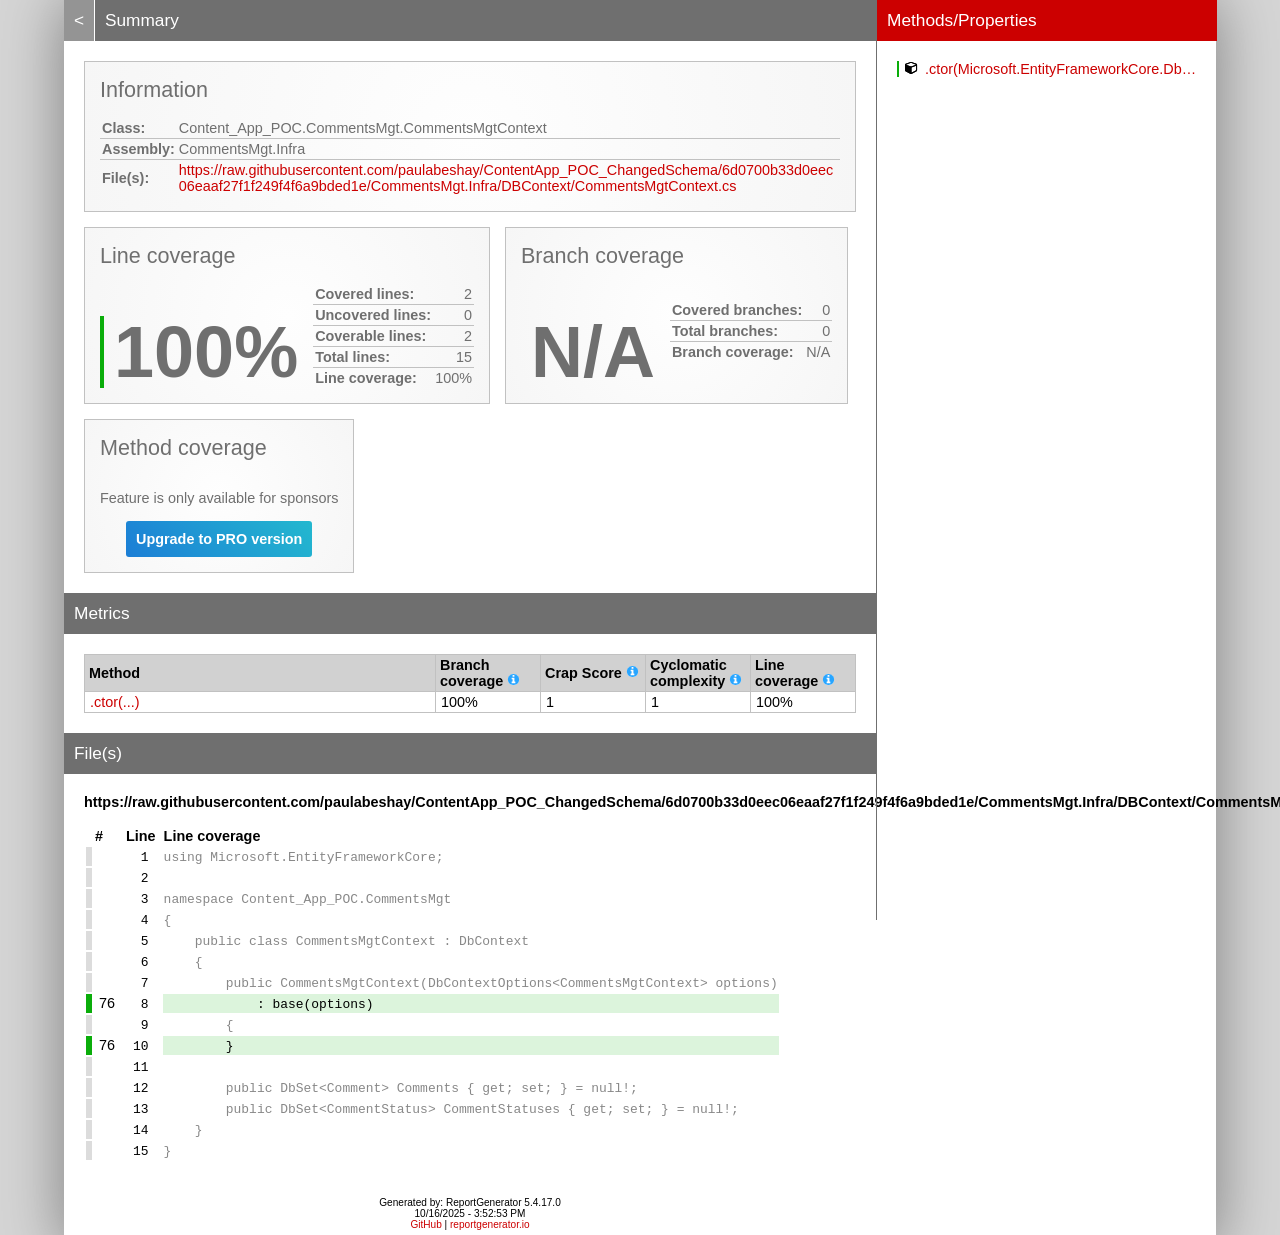
<file: CoverageReport/CommentsMgt.Infra_CommentsMgtContext.html>
<!DOCTYPE html>
<html>
<head>
<meta charset="utf-8" />
<meta name="viewport" content="width=device-width, initial-scale=1.0" />
<meta http-equiv="X-UA-Compatible" content="IE=EDGE,chrome=1" />
<link href="[data-uri]" rel="icon" type="image/x-icon" />
<title>Content_App_POC.CommentsMgt.CommentsMgtContext - Coverage Report</title>
<link rel="stylesheet" type="text/css" href="report.css" />
</head><body><div class="container"><div class="containerleft">
<h1><a href="index.html" class="back">&lt;</a> Summary</h1>
<div class="card-group">
<div class="card">
<div class="card-header">Information</div>
<div class="card-body">
<div class="table">
<table>
<tr>
<th>Class:</th>
<td class="limit-width " title="Content_App_POC.CommentsMgt.CommentsMgtContext">Content_App_POC.CommentsMgt.CommentsMgtContext</td>
</tr>
<tr>
<th>Assembly:</th>
<td class="limit-width " title="CommentsMgt.Infra">CommentsMgt.Infra</td>
</tr>
<tr>
<th>File(s):</th>
<td class="overflow-wrap"><a href="#httpsrawgithubusercontentcompaulabeshayContentApp_POC_ChangedSchema6d0700b33d0eec06eaaf27f1f249f4f6a9bded1eCommentsMgtInfraDBContextCommentsMgtContextcs" class="navigatetohash">https://raw.githubusercontent.com/paulabeshay/ContentApp_POC_ChangedSchema/6d0700b33d0eec06eaaf27f1f249f4f6a9bded1e/CommentsMgt.Infra/DBContext/CommentsMgtContext.cs</a></td>
</tr>
</table>
</div>
</div>
</div>
</div>
<div class="card-group">
<div class="card">
<div class="card-header">Line coverage</div>
<div class="card-body">
<div class="large cardpercentagebar cardpercentagebar0">100%</div>
<div class="table">
<table>
<tr>
<th>Covered lines:</th>
<td class="limit-width right" title="2">2</td>
</tr>
<tr>
<th>Uncovered lines:</th>
<td class="limit-width right" title="0">0</td>
</tr>
<tr>
<th>Coverable lines:</th>
<td class="limit-width right" title="2">2</td>
</tr>
<tr>
<th>Total lines:</th>
<td class="limit-width right" title="15">15</td>
</tr>
<tr>
<th>Line coverage:</th>
<td class="limit-width right" title="2 of 2">100%</td>
</tr>
</table>
</div>
</div>
</div>
<div class="card">
<div class="card-header">Branch coverage</div>
<div class="card-body">
<div class="large">N/A</div>
<div class="table">
<table>
<tr>
<th>Covered branches:</th>
<td class="limit-width right" title="0">0</td>
</tr>
<tr>
<th>Total branches:</th>
<td class="limit-width right" title="0">0</td>
</tr>
<tr>
<th>Branch coverage:</th>
<td class="limit-width right" title="N/A">N/A</td>
</tr>
</table>
</div>
</div>
</div>
<div class="card">
<div class="card-header">Method coverage</div>
<div class="card-body">
<div class="center">
<p>Feature is only available for sponsors</p>
<a class="pro-button" href="https://reportgenerator.io/pro" target="_blank">Upgrade to PRO version</a>
</div>
</div>
</div>
</div>
<h1>Metrics</h1>
<div class="table-responsive">
<table class="overview table-fixed">
<colgroup>
<col class="column-min-200" />
<col class="column105" />
<col class="column105" />
<col class="column105" />
<col class="column105" />
</colgroup>
<thead><tr><th>Method</th><th>Branch coverage <a href="https://en.wikipedia.org/wiki/Code_coverage" target="_blank"><i class="icon-info-circled"></i></a></th><th>Crap Score <a href="https://googletesting.blogspot.de/2011/02/this-code-is-crap.html" target="_blank"><i class="icon-info-circled"></i></a></th><th>Cyclomatic complexity <a href="https://en.wikipedia.org/wiki/Cyclomatic_complexity" target="_blank"><i class="icon-info-circled"></i></a></th><th>Line coverage <a href="https://en.wikipedia.org/wiki/Code_coverage" target="_blank"><i class="icon-info-circled"></i></a></th></tr></thead>
<tbody>
<tr><td title=".ctor(Microsoft.EntityFrameworkCore.DbContextOptions`1&lt;Content_App_POC.CommentsMgt.CommentsMgtContext&gt;)"><a href="#file0_line8" class="navigatetohash">.ctor(...)</a></td><td>100%</td><td>1</td><td>1</td><td>100%</td></tr>
</tbody>
</table>
</div>
<h1>File(s)</h1>
<h2 id="httpsrawgithubusercontentcompaulabeshayContentApp_POC_ChangedSchema6d0700b33d0eec06eaaf27f1f249f4f6a9bded1eCommentsMgtInfraDBContextCommentsMgtContextcs">https://raw.githubusercontent.com/paulabeshay/ContentApp_POC_ChangedSchema/6d0700b33d0eec06eaaf27f1f249f4f6a9bded1e/CommentsMgt.Infra/DBContext/CommentsMgtContext.cs</h2>
<div class="table-responsive">
<table class="lineAnalysis">
<thead><tr><th></th><th>#</th><th>Line</th><th></th><th>Line coverage</th></tr></thead>
<tbody>
<tr class="" title="Not coverable" data-coverage="{'AllTestMethods': {'VC': '', 'LVS': 'gray'}}"><td class="gray">&nbsp;</td><td class="leftmargin rightmargin right"></td><td class="rightmargin right"><a id="file0_line1"></a><code>1</code></td><td></td><td class="lightgray"><code>using&nbsp;Microsoft.EntityFrameworkCore;</code></td></tr>
<tr class="" title="Not coverable" data-coverage="{'AllTestMethods': {'VC': '', 'LVS': 'gray'}}"><td class="gray">&nbsp;</td><td class="leftmargin rightmargin right"></td><td class="rightmargin right"><a id="file0_line2"></a><code>2</code></td><td></td><td class="lightgray"><code></code></td></tr>
<tr class="" title="Not coverable" data-coverage="{'AllTestMethods': {'VC': '', 'LVS': 'gray'}}"><td class="gray">&nbsp;</td><td class="leftmargin rightmargin right"></td><td class="rightmargin right"><a id="file0_line3"></a><code>3</code></td><td></td><td class="lightgray"><code>namespace&nbsp;Content_App_POC.CommentsMgt</code></td></tr>
<tr class="" title="Not coverable" data-coverage="{'AllTestMethods': {'VC': '', 'LVS': 'gray'}}"><td class="gray">&nbsp;</td><td class="leftmargin rightmargin right"></td><td class="rightmargin right"><a id="file0_line4"></a><code>4</code></td><td></td><td class="lightgray"><code>{</code></td></tr>
<tr class="" title="Not coverable" data-coverage="{'AllTestMethods': {'VC': '', 'LVS': 'gray'}}"><td class="gray">&nbsp;</td><td class="leftmargin rightmargin right"></td><td class="rightmargin right"><a id="file0_line5"></a><code>5</code></td><td></td><td class="lightgray"><code>&nbsp;&nbsp;&nbsp;&nbsp;public&nbsp;class&nbsp;CommentsMgtContext&nbsp;:&nbsp;DbContext</code></td></tr>
<tr class="" title="Not coverable" data-coverage="{'AllTestMethods': {'VC': '', 'LVS': 'gray'}}"><td class="gray">&nbsp;</td><td class="leftmargin rightmargin right"></td><td class="rightmargin right"><a id="file0_line6"></a><code>6</code></td><td></td><td class="lightgray"><code>&nbsp;&nbsp;&nbsp;&nbsp;{</code></td></tr>
<tr class="" title="Not coverable" data-coverage="{'AllTestMethods': {'VC': '', 'LVS': 'gray'}}"><td class="gray">&nbsp;</td><td class="leftmargin rightmargin right"></td><td class="rightmargin right"><a id="file0_line7"></a><code>7</code></td><td></td><td class="lightgray"><code>&nbsp;&nbsp;&nbsp;&nbsp;&nbsp;&nbsp;&nbsp;&nbsp;public&nbsp;CommentsMgtContext(DbContextOptions&lt;CommentsMgtContext&gt;&nbsp;options)</code></td></tr>
<tr class="coverableline" title="Covered (76 visits)" data-coverage="{'AllTestMethods': {'VC': '76', 'LVS': 'green'}}"><td class="green">&nbsp;</td><td class="leftmargin rightmargin right">76</td><td class="rightmargin right"><a id="file0_line8"></a><code>8</code></td><td></td><td class="lightgreen"><code>&nbsp;&nbsp;&nbsp;&nbsp;&nbsp;&nbsp;&nbsp;&nbsp;&nbsp;&nbsp;&nbsp;&nbsp;:&nbsp;base(options)</code></td></tr>
<tr class="" title="Not coverable" data-coverage="{'AllTestMethods': {'VC': '', 'LVS': 'gray'}}"><td class="gray">&nbsp;</td><td class="leftmargin rightmargin right"></td><td class="rightmargin right"><a id="file0_line9"></a><code>9</code></td><td></td><td class="lightgray"><code>&nbsp;&nbsp;&nbsp;&nbsp;&nbsp;&nbsp;&nbsp;&nbsp;{</code></td></tr>
<tr class="coverableline" title="Covered (76 visits)" data-coverage="{'AllTestMethods': {'VC': '76', 'LVS': 'green'}}"><td class="green">&nbsp;</td><td class="leftmargin rightmargin right">76</td><td class="rightmargin right"><a id="file0_line10"></a><code>10</code></td><td></td><td class="lightgreen"><code>&nbsp;&nbsp;&nbsp;&nbsp;&nbsp;&nbsp;&nbsp;&nbsp;}</code></td></tr>
<tr class="" title="Not coverable" data-coverage="{'AllTestMethods': {'VC': '', 'LVS': 'gray'}}"><td class="gray">&nbsp;</td><td class="leftmargin rightmargin right"></td><td class="rightmargin right"><a id="file0_line11"></a><code>11</code></td><td></td><td class="lightgray"><code></code></td></tr>
<tr class="" title="Not coverable" data-coverage="{'AllTestMethods': {'VC': '', 'LVS': 'gray'}}"><td class="gray">&nbsp;</td><td class="leftmargin rightmargin right"></td><td class="rightmargin right"><a id="file0_line12"></a><code>12</code></td><td></td><td class="lightgray"><code>&nbsp;&nbsp;&nbsp;&nbsp;&nbsp;&nbsp;&nbsp;&nbsp;public&nbsp;DbSet&lt;Comment&gt;&nbsp;Comments&nbsp;{&nbsp;get;&nbsp;set;&nbsp;}&nbsp;=&nbsp;null!;</code></td></tr>
<tr class="" title="Not coverable" data-coverage="{'AllTestMethods': {'VC': '', 'LVS': 'gray'}}"><td class="gray">&nbsp;</td><td class="leftmargin rightmargin right"></td><td class="rightmargin right"><a id="file0_line13"></a><code>13</code></td><td></td><td class="lightgray"><code>&nbsp;&nbsp;&nbsp;&nbsp;&nbsp;&nbsp;&nbsp;&nbsp;public&nbsp;DbSet&lt;CommentStatus&gt;&nbsp;CommentStatuses&nbsp;{&nbsp;get;&nbsp;set;&nbsp;}&nbsp;=&nbsp;null!;</code></td></tr>
<tr class="" title="Not coverable" data-coverage="{'AllTestMethods': {'VC': '', 'LVS': 'gray'}}"><td class="gray">&nbsp;</td><td class="leftmargin rightmargin right"></td><td class="rightmargin right"><a id="file0_line14"></a><code>14</code></td><td></td><td class="lightgray"><code>&nbsp;&nbsp;&nbsp;&nbsp;}</code></td></tr>
<tr class="" title="Not coverable" data-coverage="{'AllTestMethods': {'VC': '', 'LVS': 'gray'}}"><td class="gray">&nbsp;</td><td class="leftmargin rightmargin right"></td><td class="rightmargin right"><a id="file0_line15"></a><code>15</code></td><td></td><td class="lightgray"><code>}</code></td></tr>
</tbody>
</table>
</div>
<div class="footer">Generated by: ReportGenerator 5.4.17.0<br />10/16/2025 - 3:52:53 PM<br /><a href="https://github.com/danielpalme/ReportGenerator">GitHub</a> | <a href="https://reportgenerator.io">reportgenerator.io</a></div></div>
<div class="containerright">
<div class="containerrightfixed">
<h1>Methods/Properties</h1>
<a href="#file0_line8" class="navigatetohash percentagebar percentagebar100" title="Line coverage: 100% - .ctor(Microsoft.EntityFrameworkCore.DbContextOptions`1&lt;Content_App_POC.CommentsMgt.CommentsMgtContext&gt;)"><i class="icon-cube"></i>.ctor(Microsoft.EntityFrameworkCore.DbContextOptions`1&lt;Content_App_POC.CommentsMgt.CommentsMgtContext&gt;)</a><br />
<br/></div>
</div></div>
<script type="text/javascript">
/* <![CDATA[ */
(function() {
    var url = window.location.href;
    var startOfQueryString = url.indexOf('?');
    var queryString = startOfQueryString > -1 ? url.substr(startOfQueryString) : '';

    if (startOfQueryString > -1) {
        var i = 0, href= null;
        var css = document.getElementsByTagName('link');

        for (i = 0; i < css.length; i++) {
            if (css[i].getAttribute('rel') !== 'stylesheet') {
            continue;
            }

            href = css[i].getAttribute('href');

            if (href) {
            css[i].setAttribute('href', href + queryString);
            }
        }

        var links = document.getElementsByTagName('a');

        for (i = 0; i < links.length; i++) {
            href = links[i].getAttribute('href');

            if (href
                && !href.startsWith('http://')
                && !href.startsWith('https://')
                && !href.startsWith('#')
                && href.indexOf('?') === -1) {
            links[i].setAttribute('href', href + queryString);
            }
        }
    }

    var newScript = document.createElement('script');
    newScript.src = 'class.js' + queryString;
    document.getElementsByTagName('body')[0].appendChild(newScript);
})();
/* ]]> */ 
</script></body></html>
</file>
<file: CoverageReport/report.css>
:root {
    --green: #0aad0a;
    --lightgreen: #dcf4dc;
}

html { font-family: sans-serif; margin: 0; padding: 0; font-size: 0.9em; background-color: #d6d6d6; height: 100%; }
body { margin: 0; padding: 0; height: 100%; color: #000; }
h1 { font-family: 'Century Gothic', sans-serif; font-size: 1.2em; font-weight: normal; color: #fff; background-color: #6f6f6f; padding: 10px; margin: 20px -20px 20px -20px;  }
h1:first-of-type { margin-top: 0; }
h2 { font-size: 1.0em; font-weight: bold; margin: 10px 0 15px 0; padding: 0; }
h3 { font-size: 1.0em; font-weight: bold; margin: 0 0 10px 0; padding: 0; display: inline-block; }
input, select, button { border: 1px solid #767676; border-radius: 0; }
button { background-color: #ddd; cursor: pointer; }
a { color: #c00; text-decoration: none; }
a:hover { color: #000; text-decoration: none; }
h1 a.back { color: #fff; background-color: #949494; display: inline-block; margin: -12px 5px -10px -10px; padding: 10px; border-right: 1px solid #fff; }
h1 a.back:hover { background-color: #ccc; }
h1 a.button { color: #000; background-color: #bebebe; margin: -5px 0 0 10px; padding: 5px 8px 5px 8px; border: 1px solid #fff; font-size: 0.9em; border-radius: 3px; float:right; }
h1 a.button:hover { background-color: #ccc; }
h1 a.button i { position: relative; top: 1px; }

.container { margin: auto; max-width: 1650px; width: 90%; background-color: #fff; display: flex; box-shadow: 0 0 60px #7d7d7d; min-height: 100%; }
.containerleft { padding: 0 20px 20px 20px; flex: 1; min-width: 1%; }
.containerright { width: 340px; min-width: 340px; background-color: #e5e5e5; height: 100%; }
.containerrightfixed { position: fixed; padding: 0 20px 20px 20px; border-left: 1px solid #6f6f6f; width: 300px; overflow-y: auto; height: 100%; top: 0; bottom: 0; }
.containerrightfixed h1 { background-color: #c00; }
.containerrightfixed label, .containerright a { white-space: nowrap; overflow: hidden; display: inline-block; width: 100%; max-width: 300px; text-overflow: ellipsis; }
.containerright a { margin-bottom: 3px; }

@media screen and (max-width:1200px){ 
    .container { box-shadow: none; width: 100%; }
    .containerright { display: none; }
}

.popup-container { position: fixed; left: 0; right: 0; top: 0; bottom: 0; background-color: rgb(0, 0, 0, 0.6); z-index: 100; }
.popup { position: absolute; top: 50%; right: 50%; transform: translate(50%,-50%); background-color: #fff; padding: 25px; border-radius: 15px; min-width: 300px; }
.popup .close { text-align: right; color: #979797; font-size: 25px;position: relative; left: 10px; bottom: 10px; cursor: pointer; }

.footer { font-size: 0.7em; text-align: center; margin-top: 35px; }

.card-group { display: flex; flex-wrap: wrap; margin-top: -15px; margin-left: -15px; }
.card-group + .card-group { margin-top: 0; }
.card-group .card { margin-top: 15px; margin-left: 15px; display: flex; flex-direction: column; background-color: #e4e4e4; background: radial-gradient(circle, #fefefe 0%, #f6f6f6 100%); border: 1px solid #c1c1c1; padding: 15px; color: #6f6f6f; max-width: 100% }
.card-group .card .card-header { font-size: 1.5rem; font-family: 'Century Gothic', sans-serif; margin-bottom: 15px; flex-grow: 1; }
.card-group .card .card-body { display: flex; flex-direction: row; gap: 15px; flex-grow: 1; }
.card-group .card .card-body div.table { display: flex; flex-direction: column; }
.card-group .card .large { font-size: 5rem; line-height: 5rem; font-weight: bold; align-self: flex-end; border-left-width: 4px; padding-left: 10px; }
.card-group .card table { align-self: flex-end; border-collapse: collapse; }
.card-group .card table tr { border-bottom: 1px solid #c1c1c1; }
.card-group .card table tr:hover { background-color: #c1c1c1; }
.card-group .card table tr:last-child { border-bottom: none; }
.card-group .card table th, .card-group .card table td { padding: 2px; }
.card-group td.limit-width { max-width: 200px; text-overflow: ellipsis; overflow: hidden; }
.card-group td.overflow-wrap { overflow-wrap: anywhere; }

.pro-button { color: #fff; background-color: #20A0D2; background-image: linear-gradient(50deg, #1c7ed6 0%, #23b8cf 100%); padding: 10px; border-radius: 3px; font-weight: bold; display: inline-block; }
.pro-button:hover { color: #fff; background-color: #1C8EB7; background-image: linear-gradient(50deg, #1A6FBA 0%, #1EA1B5 100%); }
.pro-button-tiny { border-radius: 10px; padding: 3px 8px; }

th { text-align: left; }
.table-fixed { table-layout: fixed; }
.table-responsive { overflow-x: auto; }
.table-responsive::-webkit-scrollbar { height: 20px; }
.table-responsive::-webkit-scrollbar-thumb { background-color: #6f6f6f; border-radius: 20px; border: 5px solid #fff; }
.overview { border: 1px solid #c1c1c1; border-collapse: collapse; width: 100%; word-wrap: break-word; }
.overview th { border: 1px solid #c1c1c1; border-collapse: collapse; padding: 2px 4px 2px 4px; background-color: #ddd; }
.overview tr.namespace th { background-color: #dcdcdc; }
.overview thead th { background-color: #d1d1d1; }
.overview th a { color: #000; }
.overview tr.namespace a { margin-left: 15px; display: block; }
.overview td { border: 1px solid #c1c1c1; border-collapse: collapse; padding: 2px 5px 2px 5px; }
.overview tr.filterbar td { height: 60px; }
.overview tr.header th { background-color: #d1d1d1; }
.overview tr.header th:nth-child(2n+1) { background-color: #ddd; }
.overview tr.header th:first-child { border-left: 1px solid #fff; border-top: 1px solid #fff; background-color: #fff; }
.overview tbody tr:hover>td { background-color: #b0b0b0; }

div.currenthistory { margin: -2px -5px 0 -5px; padding: 2px 5px 2px 5px; height: 16px; }
.coverage { border-collapse: collapse; font-size: 5px; height: 10px; }
.coverage td { padding: 0; border: none; }
.stripped tr:nth-child(2n+1) { background-color: #F3F3F3; }

.customizebox { font-size: 0.75em; margin-bottom: 7px; display: grid; grid-template-columns: 1fr; grid-template-rows: auto auto auto auto; grid-column-gap: 10px; grid-row-gap: 10px; }
.customizebox>div { align-self: end; }
.customizebox div.col-right input { width: 150px; }

@media screen and (min-width: 1000px) {
  .customizebox { grid-template-columns: repeat(4, 1fr); grid-template-rows: 1fr; }
  .customizebox div.col-center { justify-self: center; }
  .customizebox div.col-right { justify-self: end; }
}
.slider-label { position: relative; left: 85px; }

.percentagebar {
    padding-left: 3px;
}
a.percentagebar {
    padding-left: 6px;
}
.percentagebarundefined {
    border-left: 2px solid #fff;
}
.percentagebar0 {
    border-left: 2px solid #c10909;
}
.percentagebar10 {
    border-left: 2px solid;
    border-image: linear-gradient(to bottom, #c10909 90%, var(--green) 90%, var(--green) 100%) 1;
}
.percentagebar20 {
    border-left: 2px solid;
    border-image: linear-gradient(to bottom, #c10909 80%, var(--green) 80%, var(--green) 100%) 1;
}
.percentagebar30 {
    border-left: 2px solid;
    border-image: linear-gradient(to bottom, #c10909 70%, var(--green) 70%, var(--green) 100%) 1;
}
.percentagebar40 {
    border-left: 2px solid;
    border-image: linear-gradient(to bottom, #c10909 60%, var(--green) 60%, var(--green) 100%) 1;
}
.percentagebar50 {
    border-left: 2px solid;
    border-image: linear-gradient(to bottom, #c10909 50%, var(--green) 50%, var(--green) 100%) 1;
}
.percentagebar60 {
    border-left: 2px solid;
    border-image: linear-gradient(to bottom, #c10909 40%, var(--green) 40%, var(--green) 100%) 1;
}
.percentagebar70 {
    border-left: 2px solid;
    border-image: linear-gradient(to bottom, #c10909 30%, var(--green) 30%, var(--green) 100%) 1;
}
.percentagebar80 {
    border-left: 2px solid;
    border-image: linear-gradient(to bottom, #c10909 20%, var(--green) 20%, var(--green) 100%) 1;
}
.percentagebar90 {
    border-left: 2px solid;
    border-image: linear-gradient(to bottom, #c10909 10%, var(--green) 10%, var(--green) 100%) 1;
}
.percentagebar100 {
    border-left: 2px solid var(--green);
}

.mt-1 { margin-top: 4px; }
.hidden, .ng-hide { display: none; }
.right { text-align: right; }
.center { text-align: center; }
.rightmargin  { padding-right: 8px; }
.leftmargin { padding-left: 5px; }
.green { background-color: var(--green); }
.lightgreen { background-color: var(--lightgreen); }
.red { background-color: #c10909; }
.lightred { background-color: #f7dede; }
.orange { background-color: #FFA500; }
.lightorange { background-color: #FFEFD5; }
.gray { background-color: #dcdcdc; }
.lightgray { color: #888888; }
.lightgraybg { background-color: #dadada; }

code { font-family: Consolas, monospace; font-size: 0.9em; }

.toggleZoom { text-align:right; }

.historychart svg { max-width: 100%; }
.ct-chart { position: relative; }
.ct-chart .ct-line { stroke-width: 2px !important; }
.ct-chart .ct-point { stroke-width: 6px !important; transition: stroke-width .2s; }
.ct-chart .ct-point:hover { stroke-width: 10px !important; }
.ct-chart .ct-series.ct-series-a .ct-line, .ct-chart .ct-series.ct-series-a .ct-point { stroke: #c00 !important;}
.ct-chart .ct-series.ct-series-b .ct-line, .ct-chart .ct-series.ct-series-b .ct-point { stroke: #1c2298 !important;}
.ct-chart .ct-series.ct-series-c .ct-line, .ct-chart .ct-series.ct-series-c .ct-point { stroke: #0aad0a !important;}
.ct-chart .ct-series.ct-series-d .ct-line, .ct-chart .ct-series.ct-series-d .ct-point { stroke: #FF6A00 !important;}

.tinylinecoveragechart, .tinybranchcoveragechart, .tinymethodcoveragechart, .tinyfullmethodcoveragechart { background-color: #fff; margin-left: -3px; float: left; border: 1px solid #c1c1c1; width: 30px; height: 18px; }
.historiccoverageoffset { margin-top: 7px; }

.tinylinecoveragechart .ct-line, .tinybranchcoveragechart .ct-line, .tinymethodcoveragechart .ct-line, .tinyfullmethodcoveragechart .ct-line { stroke-width: 1px !important; }
.tinybranchcoveragechart .ct-series.ct-series-a .ct-line { stroke: #1c2298 !important; }
.tinymethodcoveragechart .ct-series.ct-series-a .ct-line { stroke: #0aad0a !important; }
.tinyfullmethodcoveragechart .ct-series.ct-series-a .ct-line { stroke: #FF6A00 !important; }

.linecoverage { background-color: #c00; width: 10px; height: 8px; border: 1px solid #000; display: inline-block; }
.branchcoverage { background-color: #1c2298; width: 10px; height: 8px; border: 1px solid #000; display: inline-block; }
.codeelementcoverage { background-color: #0aad0a; width: 10px; height: 8px; border: 1px solid #000; display: inline-block; }
.fullcodeelementcoverage { background-color: #FF6A00; width: 10px; height: 8px; border: 1px solid #000; display: inline-block; }

.tooltip { position: absolute; display: none; padding: 5px; background: #F4C63D; color: #453D3F; pointer-events: none; z-index: 1; min-width: 250px; }

.column-min-200 { min-width: 200px; }
.column70 { width: 70px; }
.column90 { width: 90px; }
.column98 { width: 98px; }
.column100 { width: 100px; }
.column105 { width: 105px; }
.column112 { width: 112px; }

.cardpercentagebar { border-left-style: solid; }
.cardpercentagebar0 { border-image: linear-gradient(to bottom, #c10909 0%, #c10909 0%, var(--green) 0%) 1; }
.cardpercentagebar1 { border-image: linear-gradient(to bottom, #c10909 1%, #c10909 1%, var(--green) 1%) 1; }
.cardpercentagebar2 { border-image: linear-gradient(to bottom, #c10909 2%, #c10909 2%, var(--green) 2%) 1; }
.cardpercentagebar3 { border-image: linear-gradient(to bottom, #c10909 3%, #c10909 3%, var(--green) 3%) 1; }
.cardpercentagebar4 { border-image: linear-gradient(to bottom, #c10909 4%, #c10909 4%, var(--green) 4%) 1; }
.cardpercentagebar5 { border-image: linear-gradient(to bottom, #c10909 5%, #c10909 5%, var(--green) 5%) 1; }
.cardpercentagebar6 { border-image: linear-gradient(to bottom, #c10909 6%, #c10909 6%, var(--green) 6%) 1; }
.cardpercentagebar7 { border-image: linear-gradient(to bottom, #c10909 7%, #c10909 7%, var(--green) 7%) 1; }
.cardpercentagebar8 { border-image: linear-gradient(to bottom, #c10909 8%, #c10909 8%, var(--green) 8%) 1; }
.cardpercentagebar9 { border-image: linear-gradient(to bottom, #c10909 9%, #c10909 9%, var(--green) 9%) 1; }
.cardpercentagebar10 { border-image: linear-gradient(to bottom, #c10909 0%, #c10909 10%, var(--green) 10%) 1; }
.cardpercentagebar11 { border-image: linear-gradient(to bottom, #c10909 0%, #c10909 11%, var(--green) 11%) 1; }
.cardpercentagebar12 { border-image: linear-gradient(to bottom, #c10909 0%, #c10909 12%, var(--green) 12%) 1; }
.cardpercentagebar13 { border-image: linear-gradient(to bottom, #c10909 0%, #c10909 13%, var(--green) 13%) 1; }
.cardpercentagebar14 { border-image: linear-gradient(to bottom, #c10909 0%, #c10909 14%, var(--green) 14%) 1; }
.cardpercentagebar15 { border-image: linear-gradient(to bottom, #c10909 0%, #c10909 15%, var(--green) 15%) 1; }
.cardpercentagebar16 { border-image: linear-gradient(to bottom, #c10909 0%, #c10909 16%, var(--green) 16%) 1; }
.cardpercentagebar17 { border-image: linear-gradient(to bottom, #c10909 0%, #c10909 17%, var(--green) 17%) 1; }
.cardpercentagebar18 { border-image: linear-gradient(to bottom, #c10909 0%, #c10909 18%, var(--green) 18%) 1; }
.cardpercentagebar19 { border-image: linear-gradient(to bottom, #c10909 0%, #c10909 19%, var(--green) 19%) 1; }
.cardpercentagebar20 { border-image: linear-gradient(to bottom, #c10909 0%, #c10909 20%, var(--green) 20%) 1; }
.cardpercentagebar21 { border-image: linear-gradient(to bottom, #c10909 0%, #c10909 21%, var(--green) 21%) 1; }
.cardpercentagebar22 { border-image: linear-gradient(to bottom, #c10909 0%, #c10909 22%, var(--green) 22%) 1; }
.cardpercentagebar23 { border-image: linear-gradient(to bottom, #c10909 0%, #c10909 23%, var(--green) 23%) 1; }
.cardpercentagebar24 { border-image: linear-gradient(to bottom, #c10909 0%, #c10909 24%, var(--green) 24%) 1; }
.cardpercentagebar25 { border-image: linear-gradient(to bottom, #c10909 0%, #c10909 25%, var(--green) 25%) 1; }
.cardpercentagebar26 { border-image: linear-gradient(to bottom, #c10909 0%, #c10909 26%, var(--green) 26%) 1; }
.cardpercentagebar27 { border-image: linear-gradient(to bottom, #c10909 0%, #c10909 27%, var(--green) 27%) 1; }
.cardpercentagebar28 { border-image: linear-gradient(to bottom, #c10909 0%, #c10909 28%, var(--green) 28%) 1; }
.cardpercentagebar29 { border-image: linear-gradient(to bottom, #c10909 0%, #c10909 29%, var(--green) 29%) 1; }
.cardpercentagebar30 { border-image: linear-gradient(to bottom, #c10909 0%, #c10909 30%, var(--green) 30%) 1; }
.cardpercentagebar31 { border-image: linear-gradient(to bottom, #c10909 0%, #c10909 31%, var(--green) 31%) 1; }
.cardpercentagebar32 { border-image: linear-gradient(to bottom, #c10909 0%, #c10909 32%, var(--green) 32%) 1; }
.cardpercentagebar33 { border-image: linear-gradient(to bottom, #c10909 0%, #c10909 33%, var(--green) 33%) 1; }
.cardpercentagebar34 { border-image: linear-gradient(to bottom, #c10909 0%, #c10909 34%, var(--green) 34%) 1; }
.cardpercentagebar35 { border-image: linear-gradient(to bottom, #c10909 0%, #c10909 35%, var(--green) 35%) 1; }
.cardpercentagebar36 { border-image: linear-gradient(to bottom, #c10909 0%, #c10909 36%, var(--green) 36%) 1; }
.cardpercentagebar37 { border-image: linear-gradient(to bottom, #c10909 0%, #c10909 37%, var(--green) 37%) 1; }
.cardpercentagebar38 { border-image: linear-gradient(to bottom, #c10909 0%, #c10909 38%, var(--green) 38%) 1; }
.cardpercentagebar39 { border-image: linear-gradient(to bottom, #c10909 0%, #c10909 39%, var(--green) 39%) 1; }
.cardpercentagebar40 { border-image: linear-gradient(to bottom, #c10909 0%, #c10909 40%, var(--green) 40%) 1; }
.cardpercentagebar41 { border-image: linear-gradient(to bottom, #c10909 0%, #c10909 41%, var(--green) 41%) 1; }
.cardpercentagebar42 { border-image: linear-gradient(to bottom, #c10909 0%, #c10909 42%, var(--green) 42%) 1; }
.cardpercentagebar43 { border-image: linear-gradient(to bottom, #c10909 0%, #c10909 43%, var(--green) 43%) 1; }
.cardpercentagebar44 { border-image: linear-gradient(to bottom, #c10909 0%, #c10909 44%, var(--green) 44%) 1; }
.cardpercentagebar45 { border-image: linear-gradient(to bottom, #c10909 0%, #c10909 45%, var(--green) 45%) 1; }
.cardpercentagebar46 { border-image: linear-gradient(to bottom, #c10909 0%, #c10909 46%, var(--green) 46%) 1; }
.cardpercentagebar47 { border-image: linear-gradient(to bottom, #c10909 0%, #c10909 47%, var(--green) 47%) 1; }
.cardpercentagebar48 { border-image: linear-gradient(to bottom, #c10909 0%, #c10909 48%, var(--green) 48%) 1; }
.cardpercentagebar49 { border-image: linear-gradient(to bottom, #c10909 0%, #c10909 49%, var(--green) 49%) 1; }
.cardpercentagebar50 { border-image: linear-gradient(to bottom, #c10909 0%, #c10909 50%, var(--green) 50%) 1; }
.cardpercentagebar51 { border-image: linear-gradient(to bottom, #c10909 0%, #c10909 51%, var(--green) 51%) 1; }
.cardpercentagebar52 { border-image: linear-gradient(to bottom, #c10909 0%, #c10909 52%, var(--green) 52%) 1; }
.cardpercentagebar53 { border-image: linear-gradient(to bottom, #c10909 0%, #c10909 53%, var(--green) 53%) 1; }
.cardpercentagebar54 { border-image: linear-gradient(to bottom, #c10909 0%, #c10909 54%, var(--green) 54%) 1; }
.cardpercentagebar55 { border-image: linear-gradient(to bottom, #c10909 0%, #c10909 55%, var(--green) 55%) 1; }
.cardpercentagebar56 { border-image: linear-gradient(to bottom, #c10909 0%, #c10909 56%, var(--green) 56%) 1; }
.cardpercentagebar57 { border-image: linear-gradient(to bottom, #c10909 0%, #c10909 57%, var(--green) 57%) 1; }
.cardpercentagebar58 { border-image: linear-gradient(to bottom, #c10909 0%, #c10909 58%, var(--green) 58%) 1; }
.cardpercentagebar59 { border-image: linear-gradient(to bottom, #c10909 0%, #c10909 59%, var(--green) 59%) 1; }
.cardpercentagebar60 { border-image: linear-gradient(to bottom, #c10909 0%, #c10909 60%, var(--green) 60%) 1; }
.cardpercentagebar61 { border-image: linear-gradient(to bottom, #c10909 0%, #c10909 61%, var(--green) 61%) 1; }
.cardpercentagebar62 { border-image: linear-gradient(to bottom, #c10909 0%, #c10909 62%, var(--green) 62%) 1; }
.cardpercentagebar63 { border-image: linear-gradient(to bottom, #c10909 0%, #c10909 63%, var(--green) 63%) 1; }
.cardpercentagebar64 { border-image: linear-gradient(to bottom, #c10909 0%, #c10909 64%, var(--green) 64%) 1; }
.cardpercentagebar65 { border-image: linear-gradient(to bottom, #c10909 0%, #c10909 65%, var(--green) 65%) 1; }
.cardpercentagebar66 { border-image: linear-gradient(to bottom, #c10909 0%, #c10909 66%, var(--green) 66%) 1; }
.cardpercentagebar67 { border-image: linear-gradient(to bottom, #c10909 0%, #c10909 67%, var(--green) 67%) 1; }
.cardpercentagebar68 { border-image: linear-gradient(to bottom, #c10909 0%, #c10909 68%, var(--green) 68%) 1; }
.cardpercentagebar69 { border-image: linear-gradient(to bottom, #c10909 0%, #c10909 69%, var(--green) 69%) 1; }
.cardpercentagebar70 { border-image: linear-gradient(to bottom, #c10909 0%, #c10909 70%, var(--green) 70%) 1; }
.cardpercentagebar71 { border-image: linear-gradient(to bottom, #c10909 0%, #c10909 71%, var(--green) 71%) 1; }
.cardpercentagebar72 { border-image: linear-gradient(to bottom, #c10909 0%, #c10909 72%, var(--green) 72%) 1; }
.cardpercentagebar73 { border-image: linear-gradient(to bottom, #c10909 0%, #c10909 73%, var(--green) 73%) 1; }
.cardpercentagebar74 { border-image: linear-gradient(to bottom, #c10909 0%, #c10909 74%, var(--green) 74%) 1; }
.cardpercentagebar75 { border-image: linear-gradient(to bottom, #c10909 0%, #c10909 75%, var(--green) 75%) 1; }
.cardpercentagebar76 { border-image: linear-gradient(to bottom, #c10909 0%, #c10909 76%, var(--green) 76%) 1; }
.cardpercentagebar77 { border-image: linear-gradient(to bottom, #c10909 0%, #c10909 77%, var(--green) 77%) 1; }
.cardpercentagebar78 { border-image: linear-gradient(to bottom, #c10909 0%, #c10909 78%, var(--green) 78%) 1; }
.cardpercentagebar79 { border-image: linear-gradient(to bottom, #c10909 0%, #c10909 79%, var(--green) 79%) 1; }
.cardpercentagebar80 { border-image: linear-gradient(to bottom, #c10909 0%, #c10909 80%, var(--green) 80%) 1; }
.cardpercentagebar81 { border-image: linear-gradient(to bottom, #c10909 0%, #c10909 81%, var(--green) 81%) 1; }
.cardpercentagebar82 { border-image: linear-gradient(to bottom, #c10909 0%, #c10909 82%, var(--green) 82%) 1; }
.cardpercentagebar83 { border-image: linear-gradient(to bottom, #c10909 0%, #c10909 83%, var(--green) 83%) 1; }
.cardpercentagebar84 { border-image: linear-gradient(to bottom, #c10909 0%, #c10909 84%, var(--green) 84%) 1; }
.cardpercentagebar85 { border-image: linear-gradient(to bottom, #c10909 0%, #c10909 85%, var(--green) 85%) 1; }
.cardpercentagebar86 { border-image: linear-gradient(to bottom, #c10909 0%, #c10909 86%, var(--green) 86%) 1; }
.cardpercentagebar87 { border-image: linear-gradient(to bottom, #c10909 0%, #c10909 87%, var(--green) 87%) 1; }
.cardpercentagebar88 { border-image: linear-gradient(to bottom, #c10909 0%, #c10909 88%, var(--green) 88%) 1; }
.cardpercentagebar89 { border-image: linear-gradient(to bottom, #c10909 0%, #c10909 89%, var(--green) 89%) 1; }
.cardpercentagebar90 { border-image: linear-gradient(to bottom, #c10909 0%, #c10909 90%, var(--green) 90%) 1; }
.cardpercentagebar91 { border-image: linear-gradient(to bottom, #c10909 0%, #c10909 91%, var(--green) 91%) 1; }
.cardpercentagebar92 { border-image: linear-gradient(to bottom, #c10909 0%, #c10909 92%, var(--green) 92%) 1; }
.cardpercentagebar93 { border-image: linear-gradient(to bottom, #c10909 0%, #c10909 93%, var(--green) 93%) 1; }
.cardpercentagebar94 { border-image: linear-gradient(to bottom, #c10909 0%, #c10909 94%, var(--green) 94%) 1; }
.cardpercentagebar95 { border-image: linear-gradient(to bottom, #c10909 0%, #c10909 95%, var(--green) 95%) 1; }
.cardpercentagebar96 { border-image: linear-gradient(to bottom, #c10909 0%, #c10909 96%, var(--green) 96%) 1; }
.cardpercentagebar97 { border-image: linear-gradient(to bottom, #c10909 0%, #c10909 97%, var(--green) 97%) 1; }
.cardpercentagebar98 { border-image: linear-gradient(to bottom, #c10909 0%, #c10909 98%, var(--green) 98%) 1; }
.cardpercentagebar99 { border-image: linear-gradient(to bottom, #c10909 0%, #c10909 99%, var(--green) 99%) 1; }
.cardpercentagebar100 { border-image: linear-gradient(to bottom, #c10909 0%, #c10909 100%, var(--green) 100%) 1; }

.covered0 { width: 0px; }
.covered1 { width: 1px; }
.covered2 { width: 2px; }
.covered3 { width: 3px; }
.covered4 { width: 4px; }
.covered5 { width: 5px; }
.covered6 { width: 6px; }
.covered7 { width: 7px; }
.covered8 { width: 8px; }
.covered9 { width: 9px; }
.covered10 { width: 10px; }
.covered11 { width: 11px; }
.covered12 { width: 12px; }
.covered13 { width: 13px; }
.covered14 { width: 14px; }
.covered15 { width: 15px; }
.covered16 { width: 16px; }
.covered17 { width: 17px; }
.covered18 { width: 18px; }
.covered19 { width: 19px; }
.covered20 { width: 20px; }
.covered21 { width: 21px; }
.covered22 { width: 22px; }
.covered23 { width: 23px; }
.covered24 { width: 24px; }
.covered25 { width: 25px; }
.covered26 { width: 26px; }
.covered27 { width: 27px; }
.covered28 { width: 28px; }
.covered29 { width: 29px; }
.covered30 { width: 30px; }
.covered31 { width: 31px; }
.covered32 { width: 32px; }
.covered33 { width: 33px; }
.covered34 { width: 34px; }
.covered35 { width: 35px; }
.covered36 { width: 36px; }
.covered37 { width: 37px; }
.covered38 { width: 38px; }
.covered39 { width: 39px; }
.covered40 { width: 40px; }
.covered41 { width: 41px; }
.covered42 { width: 42px; }
.covered43 { width: 43px; }
.covered44 { width: 44px; }
.covered45 { width: 45px; }
.covered46 { width: 46px; }
.covered47 { width: 47px; }
.covered48 { width: 48px; }
.covered49 { width: 49px; }
.covered50 { width: 50px; }
.covered51 { width: 51px; }
.covered52 { width: 52px; }
.covered53 { width: 53px; }
.covered54 { width: 54px; }
.covered55 { width: 55px; }
.covered56 { width: 56px; }
.covered57 { width: 57px; }
.covered58 { width: 58px; }
.covered59 { width: 59px; }
.covered60 { width: 60px; }
.covered61 { width: 61px; }
.covered62 { width: 62px; }
.covered63 { width: 63px; }
.covered64 { width: 64px; }
.covered65 { width: 65px; }
.covered66 { width: 66px; }
.covered67 { width: 67px; }
.covered68 { width: 68px; }
.covered69 { width: 69px; }
.covered70 { width: 70px; }
.covered71 { width: 71px; }
.covered72 { width: 72px; }
.covered73 { width: 73px; }
.covered74 { width: 74px; }
.covered75 { width: 75px; }
.covered76 { width: 76px; }
.covered77 { width: 77px; }
.covered78 { width: 78px; }
.covered79 { width: 79px; }
.covered80 { width: 80px; }
.covered81 { width: 81px; }
.covered82 { width: 82px; }
.covered83 { width: 83px; }
.covered84 { width: 84px; }
.covered85 { width: 85px; }
.covered86 { width: 86px; }
.covered87 { width: 87px; }
.covered88 { width: 88px; }
.covered89 { width: 89px; }
.covered90 { width: 90px; }
.covered91 { width: 91px; }
.covered92 { width: 92px; }
.covered93 { width: 93px; }
.covered94 { width: 94px; }
.covered95 { width: 95px; }
.covered96 { width: 96px; }
.covered97 { width: 97px; }
.covered98 { width: 98px; }
.covered99 { width: 99px; }
.covered100 { width: 100px; }

 @media print {
    html, body { background-color: #fff; }
    .container { max-width: 100%; width: 100%; padding: 0; }
    .overview colgroup col:first-child { width: 300px; }
}

.icon-up-down-dir {
    background-image: url(icon_up-down-dir.svg), url([data-uri]);
    background-repeat: no-repeat;
    background-size: contain;
    padding-left: 15px;
    height: 0.9em;
    display: inline-block;
    position: relative;
    top: 3px;
}
.icon-up-dir_active {
    background-image: url(icon_up-dir.svg), url([data-uri]);
    background-repeat: no-repeat;
    background-size: contain;
    padding-left: 15px;
    height: 0.9em;
    display: inline-block;
    position: relative;
    top: 3px;
}
.icon-down-dir_active {
    background-image: url(icon_up-dir_active.svg), url([data-uri]);
    background-repeat: no-repeat;
    background-size: contain;
    padding-left: 15px;
    height: 0.9em;
    display: inline-block;
    position: relative;
    top: 3px;
}
.icon-info-circled {
    background-image: url(icon_info-circled.svg), url([data-uri]);
    background-repeat: no-repeat;
    background-size: contain;
    padding-left: 15px;
    height: 0.9em;
    display: inline-block;
}
.icon-plus {
    background-image: url(icon_plus.svg), url([data-uri]);
    background-repeat: no-repeat;
    background-size: contain;
    padding-left: 15px;
    height: 0.9em;
    display: inline-block;
    position: relative;
    top: 3px;
}
.icon-minus {
    background-image: url(icon_minus.svg), url([data-uri]);
    background-repeat: no-repeat;
    background-size: contain;
    padding-left: 15px;
    height: 0.9em;
    display: inline-block;
    position: relative;
    top: 3px;
}
.icon-wrench {
    background-image: url(icon_wrench.svg), url([data-uri]);
    background-repeat: no-repeat;
    background-size: contain;
    padding-left: 20px;
    height: 0.9em;
    display: inline-block;
}
.icon-cog {
    background-image: url(icon_cog.svg), url([data-uri]);
    background-repeat: no-repeat;
    background-size: contain;
    padding-left: 16px;
    height: 0.8em;
    display: inline-block;
}
.icon-fork {
    background-image: url(icon_fork.svg), url([data-uri]);
    background-repeat: no-repeat;
    background-size: contain;
    padding-left: 20px;
    height: 0.9em;
    display: inline-block;
}
.icon-cube {
    background-image: url(icon_cube.svg), url([data-uri]);
    background-repeat: no-repeat;
    background-size: contain;
    padding-left: 20px;
    height: 0.9em;
    display: inline-block;
}
.icon-search-plus {
    background-image: url(icon_search-plus.svg), url([data-uri]);
    background-repeat: no-repeat;
    background-size: contain;
    padding-left: 20px;
    height: 0.9em;
    display: inline-block;
}
.icon-search-minus {
    background-image: url(icon_search-minus.svg), url([data-uri]);
    background-repeat: no-repeat;
    background-size: contain;
    padding-left: 20px;
    height: 0.9em;
    display: inline-block;
}
.icon-star {
    background-image: url(icon_star.svg), url([data-uri]);
    background-repeat: no-repeat;
    background-size: contain;
    padding-left: 20px;
    height: 0.9em;
    display: inline-block;
}
.icon-sponsor {
    background-image: url(icon_sponsor.svg), url([data-uri]);
    background-repeat: no-repeat;
    background-size: contain;
    padding-left: 20px;
    height: 0.9em;
    display: inline-block;
}

.ngx-slider .ngx-slider-bar {
    background: #a9a9a9 !important;
}

.ngx-slider .ngx-slider-selection {
    background: #818181 !important;
}

.ngx-slider .ngx-slider-bubble {
    padding: 3px 4px !important;
    font-size: 12px !important;
}

.ngx-slider .ngx-slider-pointer {
    width: 20px !important;
    height: 20px !important;
    top: -8px !important;
    background-color: #0075FF !important;
    -webkit-border-radius: 10px !important;
    -moz-border-radius: 10px !important;
    border-radius: 10px !important;
}

    .ngx-slider .ngx-slider-pointer:after {
        content: none !important;
    }

.ngx-slider .ngx-slider-tick.ngx-slider-selected {
    background-color: #62a5f4 !important;
    width: 8px !important;
    height: 8px !important;
    top: 1px !important;
}



@media (prefers-color-scheme: dark) {
    @media screen {
        html {
            background-color: #333;
            color: #fff;
        }

        body {
            color: #fff;
        }

        h1 {
            background-color: #555453;
            color: #fff;
        }

        .container {
            background-color: #333;
            box-shadow: 0 0 60px #0c0c0c;
        }

        .containerrightfixed {
            background-color: #3D3C3C;
            border-left: 1px solid #515050;
        }

            .containerrightfixed h1 {
                background-color: #484747;
            }

        .popup-container {
            background-color: rgb(80, 80, 80, 0.6);
        }

        .popup {
            background-color: #333;
        }

        .card-group .card {
            background-color: #333;
            background: radial-gradient(circle, #444 0%, #333 100%);
            border: 1px solid #545454;
            color: #fff;
        }

            .card-group .card table tr {
                border-bottom: 1px solid #545454;
            }

                .card-group .card table tr:hover {
                    background-color: #2E2D2C;
                }

        .table-responsive::-webkit-scrollbar-thumb {
            background-color: #555453;
            border: 5px solid #333;
        }

        .overview tr:hover > td {
            background-color: #2E2D2C;
        }

        .overview th {
            background-color: #444;
            border: 1px solid #3B3A39;
        }

        .overview tr.namespace th {
            background-color: #444;
        }

        .overview thead th {
            background-color: #444;
        }

        .overview th a {
            color: #fff;
            color: rgba(255, 255, 255, 0.95);
        }

            .overview th a:hover {
                color: #0078d4;
            }

        .overview td {
            border: 1px solid #3B3A39;
        }

        .overview .coverage td {
            border: none;
        }

        .overview tr.header th {
            background-color: #444;
        }

            .overview tr.header th:nth-child(2n+1) {
                background-color: #3a3a3a;
            }

            .overview tr.header th:first-child {
                border-left: 1px solid #333;
                border-top: 1px solid #333;
                background-color: #333;
            }

        .stripped tr:nth-child(2n+1) {
            background-color: #3c3c3c;
        }

        input, select, button {
            background-color: #333;
            color: #fff;
            border: 1px solid #A19F9D;
        }

        a {
            color: #fff;
            color: rgba(255, 255, 255, 0.95);
        }

            a:hover {
                color: #0078d4;
            }

        h1 a.back {
            background-color: #4a4846;
        }

        h1 a.button {
            color: #fff;
            background-color: #565656;
            border-color: #c1c1c1;
        }

            h1 a.button:hover {
                background-color: #8d8d8d;
            }

        .gray {
            background-color: #484747;
        }

        .lightgray {
            color: #ebebeb;
        }

        .lightgraybg {
            background-color: #474747;
        }

        .lightgreen {
            background-color: #406540;
        }

        .lightorange {
            background-color: #ab7f36;
        }

        .lightred {
            background-color: #954848;
        }

        .ct-label {
            color: #fff !important;
            fill: #fff !important;
        }

        .ct-grid {
            stroke: #fff !important;
        }

        .ct-chart .ct-series.ct-series-a .ct-line, .ct-chart .ct-series.ct-series-a .ct-point {
            stroke: #0078D4 !important;
        }

        .ct-chart .ct-series.ct-series-b .ct-line, .ct-chart .ct-series.ct-series-b .ct-point {
            stroke: #6dc428 !important;
        }

        .ct-chart .ct-series.ct-series-c .ct-line, .ct-chart .ct-series.ct-series-c .ct-point {
            stroke: #e58f1d !important;
        }

        .ct-chart .ct-series.ct-series-d .ct-line, .ct-chart .ct-series.ct-series-d .ct-point {
            stroke: #c71bca !important;
        }

        .linecoverage {
            background-color: #0078D4;
        }

        .branchcoverage {
            background-color: #6dc428;
        }
        .codeelementcoverage {
            background-color: #e58f1d;
        }

        .fullcodeelementcoverage {
            background-color: #c71bca;
        }

        .tinylinecoveragechart, .tinybranchcoveragechart, .tinymethodcoveragechart, .tinyfullmethodcoveragechart {
            background-color: #333;
        }

            .tinybranchcoveragechart .ct-series.ct-series-a .ct-line {
                stroke: #6dc428 !important;
            }

            .tinymethodcoveragechart .ct-series.ct-series-a .ct-line {
                stroke: #e58f1d !important;
            }

            .tinyfullmethodcoveragechart .ct-series.ct-series-a .ct-line {
                stroke: #c71bca !important;
            }

        .icon-up-down-dir {
            background-image: url(icon_up-down-dir_dark.svg), url([data-uri]);
        }
        .icon-info-circled {
            background-image: url(icon_info-circled_dark.svg), url([data-uri]);
        }

        .icon-plus {
            background-image: url(icon_plus_dark.svg), url([data-uri]);
        }

        .icon-minus {
            background-image: url(icon_minus_dark.svg), url([data-uri]);
        }

        .icon-wrench {
            background-image: url(icon_wrench_dark.svg), url([data-uri]);
        }

        .icon-cog {
            background-image: url(icon_cog_dark.svg), url([data-uri]);
        }

        .icon-fork {
            background-image: url(icon_fork_dark.svg), url([data-uri]);
        }

        .icon-cube {
            background-image: url(icon_cube_dark.svg), url([data-uri]);
        }

        .icon-search-plus {
            background-image: url(icon_search-plus_dark.svg), url([data-uri]);
        }

        .icon-search-minus {
            background-image: url(icon_search-minus_dark.svg), url([data-uri]);
        }

        .icon-star {
            background-image: url(icon_star_dark.svg), url([data-uri]);
        }
    }
}

.ct-double-octave:after,.ct-golden-section:after,.ct-major-eleventh:after,.ct-major-second:after,.ct-major-seventh:after,.ct-major-sixth:after,.ct-major-tenth:after,.ct-major-third:after,.ct-major-twelfth:after,.ct-minor-second:after,.ct-minor-seventh:after,.ct-minor-sixth:after,.ct-minor-third:after,.ct-octave:after,.ct-perfect-fifth:after,.ct-perfect-fourth:after,.ct-square:after{content:"";clear:both}.ct-label{fill:rgba(0,0,0,.4);color:rgba(0,0,0,.4);font-size:.75rem;line-height:1}.ct-chart-bar .ct-label,.ct-chart-line .ct-label{display:block;display:-webkit-box;display:-moz-box;display:-ms-flexbox;display:-webkit-flex;display:flex}.ct-chart-donut .ct-label,.ct-chart-pie .ct-label{dominant-baseline:central}.ct-label.ct-horizontal.ct-start{-webkit-box-align:flex-end;-webkit-align-items:flex-end;-ms-flex-align:flex-end;align-items:flex-end;-webkit-box-pack:flex-start;-webkit-justify-content:flex-start;-ms-flex-pack:flex-start;justify-content:flex-start;text-align:left;text-anchor:start}.ct-label.ct-horizontal.ct-end{-webkit-box-align:flex-start;-webkit-align-items:flex-start;-ms-flex-align:flex-start;align-items:flex-start;-webkit-box-pack:flex-start;-webkit-justify-content:flex-start;-ms-flex-pack:flex-start;justify-content:flex-start;text-align:left;text-anchor:start}.ct-label.ct-vertical.ct-start{-webkit-box-align:flex-end;-webkit-align-items:flex-end;-ms-flex-align:flex-end;align-items:flex-end;-webkit-box-pack:flex-end;-webkit-justify-content:flex-end;-ms-flex-pack:flex-end;justify-content:flex-end;text-align:right;text-anchor:end}.ct-label.ct-vertical.ct-end{-webkit-box-align:flex-end;-webkit-align-items:flex-end;-ms-flex-align:flex-end;align-items:flex-end;-webkit-box-pack:flex-start;-webkit-justify-content:flex-start;-ms-flex-pack:flex-start;justify-content:flex-start;text-align:left;text-anchor:start}.ct-chart-bar .ct-label.ct-horizontal.ct-start{-webkit-box-align:flex-end;-webkit-align-items:flex-end;-ms-flex-align:flex-end;align-items:flex-end;-webkit-box-pack:center;-webkit-justify-content:center;-ms-flex-pack:center;justify-content:center;text-align:center;text-anchor:start}.ct-chart-bar .ct-label.ct-horizontal.ct-end{-webkit-box-align:flex-start;-webkit-align-items:flex-start;-ms-flex-align:flex-start;align-items:flex-start;-webkit-box-pack:center;-webkit-justify-content:center;-ms-flex-pack:center;justify-content:center;text-align:center;text-anchor:start}.ct-chart-bar.ct-horizontal-bars .ct-label.ct-horizontal.ct-start{-webkit-box-align:flex-end;-webkit-align-items:flex-end;-ms-flex-align:flex-end;align-items:flex-end;-webkit-box-pack:flex-start;-webkit-justify-content:flex-start;-ms-flex-pack:flex-start;justify-content:flex-start;text-align:left;text-anchor:start}.ct-chart-bar.ct-horizontal-bars .ct-label.ct-horizontal.ct-end{-webkit-box-align:flex-start;-webkit-align-items:flex-start;-ms-flex-align:flex-start;align-items:flex-start;-webkit-box-pack:flex-start;-webkit-justify-content:flex-start;-ms-flex-pack:flex-start;justify-content:flex-start;text-align:left;text-anchor:start}.ct-chart-bar.ct-horizontal-bars .ct-label.ct-vertical.ct-start{-webkit-box-align:center;-webkit-align-items:center;-ms-flex-align:center;align-items:center;-webkit-box-pack:flex-end;-webkit-justify-content:flex-end;-ms-flex-pack:flex-end;justify-content:flex-end;text-align:right;text-anchor:end}.ct-chart-bar.ct-horizontal-bars .ct-label.ct-vertical.ct-end{-webkit-box-align:center;-webkit-align-items:center;-ms-flex-align:center;align-items:center;-webkit-box-pack:flex-start;-webkit-justify-content:flex-start;-ms-flex-pack:flex-start;justify-content:flex-start;text-align:left;text-anchor:end}.ct-grid{stroke:rgba(0,0,0,.2);stroke-width:1px;stroke-dasharray:2px}.ct-grid-background{fill:none}.ct-point{stroke-width:10px;stroke-linecap:round}.ct-line{fill:none;stroke-width:4px}.ct-area{stroke:none;fill-opacity:.1}.ct-bar{fill:none;stroke-width:10px}.ct-slice-donut{fill:none;stroke-width:60px}.ct-series-a .ct-bar,.ct-series-a .ct-line,.ct-series-a .ct-point,.ct-series-a .ct-slice-donut{stroke:#d70206}.ct-series-a .ct-area,.ct-series-a .ct-slice-donut-solid,.ct-series-a .ct-slice-pie{fill:#d70206}.ct-series-b .ct-bar,.ct-series-b .ct-line,.ct-series-b .ct-point,.ct-series-b .ct-slice-donut{stroke:#f05b4f}.ct-series-b .ct-area,.ct-series-b .ct-slice-donut-solid,.ct-series-b .ct-slice-pie{fill:#f05b4f}.ct-series-c .ct-bar,.ct-series-c .ct-line,.ct-series-c .ct-point,.ct-series-c .ct-slice-donut{stroke:#f4c63d}.ct-series-c .ct-area,.ct-series-c .ct-slice-donut-solid,.ct-series-c .ct-slice-pie{fill:#f4c63d}.ct-series-d .ct-bar,.ct-series-d .ct-line,.ct-series-d .ct-point,.ct-series-d .ct-slice-donut{stroke:#d17905}.ct-series-d .ct-area,.ct-series-d .ct-slice-donut-solid,.ct-series-d .ct-slice-pie{fill:#d17905}.ct-series-e .ct-bar,.ct-series-e .ct-line,.ct-series-e .ct-point,.ct-series-e .ct-slice-donut{stroke:#453d3f}.ct-series-e .ct-area,.ct-series-e .ct-slice-donut-solid,.ct-series-e .ct-slice-pie{fill:#453d3f}.ct-series-f .ct-bar,.ct-series-f .ct-line,.ct-series-f .ct-point,.ct-series-f .ct-slice-donut{stroke:#59922b}.ct-series-f .ct-area,.ct-series-f .ct-slice-donut-solid,.ct-series-f .ct-slice-pie{fill:#59922b}.ct-series-g .ct-bar,.ct-series-g .ct-line,.ct-series-g .ct-point,.ct-series-g .ct-slice-donut{stroke:#0544d3}.ct-series-g .ct-area,.ct-series-g .ct-slice-donut-solid,.ct-series-g .ct-slice-pie{fill:#0544d3}.ct-series-h .ct-bar,.ct-series-h .ct-line,.ct-series-h .ct-point,.ct-series-h .ct-slice-donut{stroke:#6b0392}.ct-series-h .ct-area,.ct-series-h .ct-slice-donut-solid,.ct-series-h .ct-slice-pie{fill:#6b0392}.ct-series-i .ct-bar,.ct-series-i .ct-line,.ct-series-i .ct-point,.ct-series-i .ct-slice-donut{stroke:#f05b4f}.ct-series-i .ct-area,.ct-series-i .ct-slice-donut-solid,.ct-series-i .ct-slice-pie{fill:#f05b4f}.ct-series-j .ct-bar,.ct-series-j .ct-line,.ct-series-j .ct-point,.ct-series-j .ct-slice-donut{stroke:#dda458}.ct-series-j .ct-area,.ct-series-j .ct-slice-donut-solid,.ct-series-j .ct-slice-pie{fill:#dda458}.ct-series-k .ct-bar,.ct-series-k .ct-line,.ct-series-k .ct-point,.ct-series-k .ct-slice-donut{stroke:#eacf7d}.ct-series-k .ct-area,.ct-series-k .ct-slice-donut-solid,.ct-series-k .ct-slice-pie{fill:#eacf7d}.ct-series-l .ct-bar,.ct-series-l .ct-line,.ct-series-l .ct-point,.ct-series-l .ct-slice-donut{stroke:#86797d}.ct-series-l .ct-area,.ct-series-l .ct-slice-donut-solid,.ct-series-l .ct-slice-pie{fill:#86797d}.ct-series-m .ct-bar,.ct-series-m .ct-line,.ct-series-m .ct-point,.ct-series-m .ct-slice-donut{stroke:#b2c326}.ct-series-m .ct-area,.ct-series-m .ct-slice-donut-solid,.ct-series-m .ct-slice-pie{fill:#b2c326}.ct-series-n .ct-bar,.ct-series-n .ct-line,.ct-series-n .ct-point,.ct-series-n .ct-slice-donut{stroke:#6188e2}.ct-series-n .ct-area,.ct-series-n .ct-slice-donut-solid,.ct-series-n .ct-slice-pie{fill:#6188e2}.ct-series-o .ct-bar,.ct-series-o .ct-line,.ct-series-o .ct-point,.ct-series-o .ct-slice-donut{stroke:#a748ca}.ct-series-o .ct-area,.ct-series-o .ct-slice-donut-solid,.ct-series-o .ct-slice-pie{fill:#a748ca}.ct-square{display:block;position:relative;width:100%}.ct-square:before{display:block;float:left;content:"";width:0;height:0;padding-bottom:100%}.ct-square:after{display:table}.ct-square>svg{display:block;position:absolute;top:0;left:0}.ct-minor-second{display:block;position:relative;width:100%}.ct-minor-second:before{display:block;float:left;content:"";width:0;height:0;padding-bottom:93.75%}.ct-minor-second:after{display:table}.ct-minor-second>svg{display:block;position:absolute;top:0;left:0}.ct-major-second{display:block;position:relative;width:100%}.ct-major-second:before{display:block;float:left;content:"";width:0;height:0;padding-bottom:88.8888888889%}.ct-major-second:after{display:table}.ct-major-second>svg{display:block;position:absolute;top:0;left:0}.ct-minor-third{display:block;position:relative;width:100%}.ct-minor-third:before{display:block;float:left;content:"";width:0;height:0;padding-bottom:83.3333333333%}.ct-minor-third:after{display:table}.ct-minor-third>svg{display:block;position:absolute;top:0;left:0}.ct-major-third{display:block;position:relative;width:100%}.ct-major-third:before{display:block;float:left;content:"";width:0;height:0;padding-bottom:80%}.ct-major-third:after{display:table}.ct-major-third>svg{display:block;position:absolute;top:0;left:0}.ct-perfect-fourth{display:block;position:relative;width:100%}.ct-perfect-fourth:before{display:block;float:left;content:"";width:0;height:0;padding-bottom:75%}.ct-perfect-fourth:after{display:table}.ct-perfect-fourth>svg{display:block;position:absolute;top:0;left:0}.ct-perfect-fifth{display:block;position:relative;width:100%}.ct-perfect-fifth:before{display:block;float:left;content:"";width:0;height:0;padding-bottom:66.6666666667%}.ct-perfect-fifth:after{display:table}.ct-perfect-fifth>svg{display:block;position:absolute;top:0;left:0}.ct-minor-sixth{display:block;position:relative;width:100%}.ct-minor-sixth:before{display:block;float:left;content:"";width:0;height:0;padding-bottom:62.5%}.ct-minor-sixth:after{display:table}.ct-minor-sixth>svg{display:block;position:absolute;top:0;left:0}.ct-golden-section{display:block;position:relative;width:100%}.ct-golden-section:before{display:block;float:left;content:"";width:0;height:0;padding-bottom:61.804697157%}.ct-golden-section:after{display:table}.ct-golden-section>svg{display:block;position:absolute;top:0;left:0}.ct-major-sixth{display:block;position:relative;width:100%}.ct-major-sixth:before{display:block;float:left;content:"";width:0;height:0;padding-bottom:60%}.ct-major-sixth:after{display:table}.ct-major-sixth>svg{display:block;position:absolute;top:0;left:0}.ct-minor-seventh{display:block;position:relative;width:100%}.ct-minor-seventh:before{display:block;float:left;content:"";width:0;height:0;padding-bottom:56.25%}.ct-minor-seventh:after{display:table}.ct-minor-seventh>svg{display:block;position:absolute;top:0;left:0}.ct-major-seventh{display:block;position:relative;width:100%}.ct-major-seventh:before{display:block;float:left;content:"";width:0;height:0;padding-bottom:53.3333333333%}.ct-major-seventh:after{display:table}.ct-major-seventh>svg{display:block;position:absolute;top:0;left:0}.ct-octave{display:block;position:relative;width:100%}.ct-octave:before{display:block;float:left;content:"";width:0;height:0;padding-bottom:50%}.ct-octave:after{display:table}.ct-octave>svg{display:block;position:absolute;top:0;left:0}.ct-major-tenth{display:block;position:relative;width:100%}.ct-major-tenth:before{display:block;float:left;content:"";width:0;height:0;padding-bottom:40%}.ct-major-tenth:after{display:table}.ct-major-tenth>svg{display:block;position:absolute;top:0;left:0}.ct-major-eleventh{display:block;position:relative;width:100%}.ct-major-eleventh:before{display:block;float:left;content:"";width:0;height:0;padding-bottom:37.5%}.ct-major-eleventh:after{display:table}.ct-major-eleventh>svg{display:block;position:absolute;top:0;left:0}.ct-major-twelfth{display:block;position:relative;width:100%}.ct-major-twelfth:before{display:block;float:left;content:"";width:0;height:0;padding-bottom:33.3333333333%}.ct-major-twelfth:after{display:table}.ct-major-twelfth>svg{display:block;position:absolute;top:0;left:0}.ct-double-octave{display:block;position:relative;width:100%}.ct-double-octave:before{display:block;float:left;content:"";width:0;height:0;padding-bottom:25%}.ct-double-octave:after{display:table}.ct-double-octave>svg{display:block;position:absolute;top:0;left:0}
</file>
